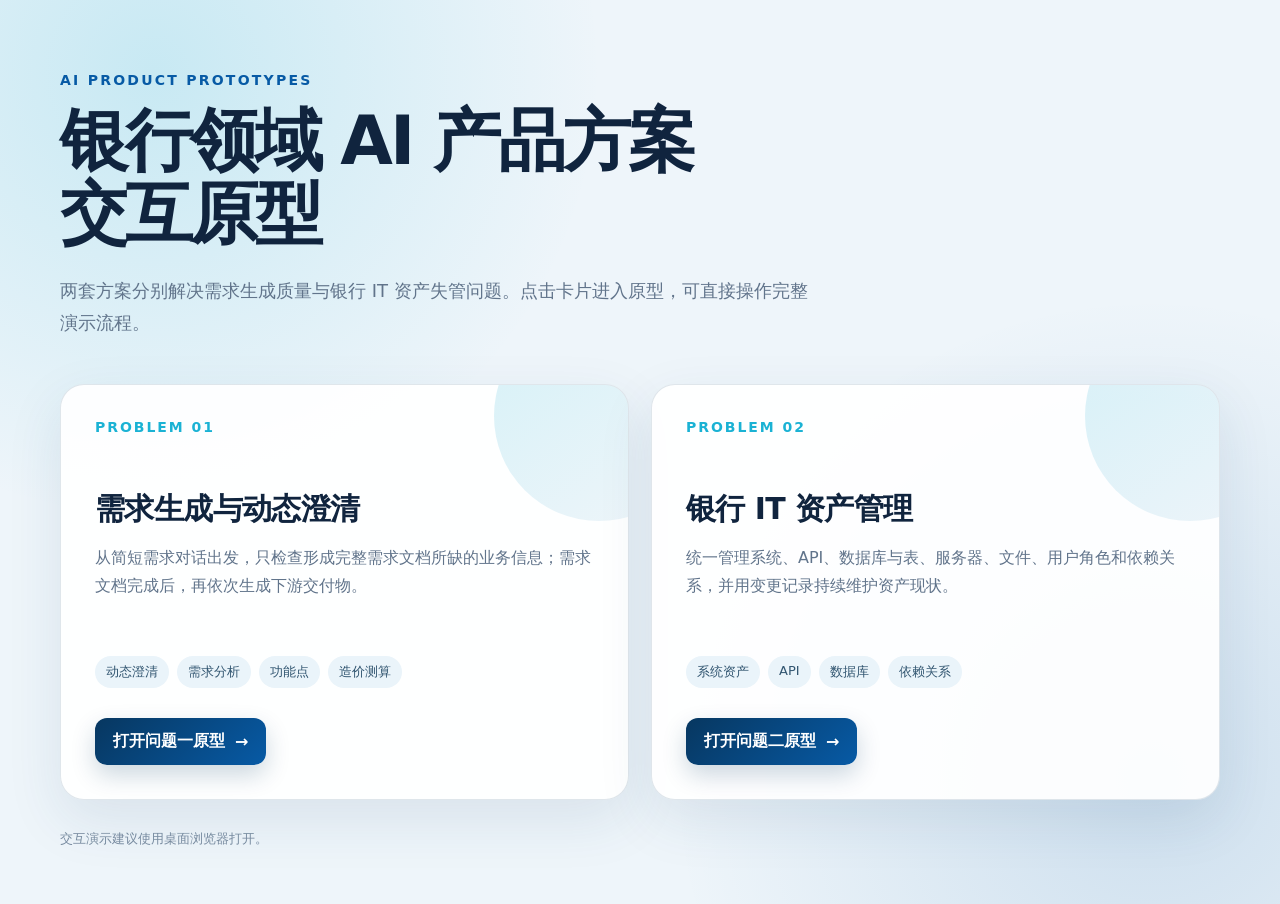
<file: index.html>
<!doctype html>
<html lang="zh-CN">
<head>
  <meta charset="utf-8">
  <meta name="viewport" content="width=device-width, initial-scale=1">
  <meta name="description" content="银行领域 AI 产品方案交互原型：需求生成与 IT 资产管理。">
  <title>银行 AI 产品方案 · 交互原型</title>
  <style>
    :root {
      --ink: #10243e;
      --muted: #61748b;
      --line: rgba(21, 66, 105, .13);
      --blue: #075aa5;
      --blue-deep: #073760;
      --cyan: #1ab2d4;
      --paper: rgba(255, 255, 255, .92);
    }
    * { box-sizing: border-box; }
    body {
      margin: 0;
      min-height: 100vh;
      color: var(--ink);
      font-family: Inter, "PingFang SC", "Microsoft YaHei", system-ui, sans-serif;
      background:
        radial-gradient(circle at 12% 8%, rgba(26, 178, 212, .18), transparent 28rem),
        radial-gradient(circle at 90% 86%, rgba(7, 90, 165, .14), transparent 30rem),
        #eef5fa;
    }
    .shell { width: min(1160px, calc(100% - 40px)); margin: 0 auto; padding: 72px 0 56px; }
    .eyebrow { margin: 0 0 16px; color: var(--blue); font-size: 14px; font-weight: 700; letter-spacing: .16em; }
    h1 { max-width: 780px; margin: 0; font-size: clamp(38px, 6vw, 68px); line-height: 1.08; letter-spacing: -.045em; }
    .lead { max-width: 760px; margin: 24px 0 44px; color: var(--muted); font-size: 18px; line-height: 1.8; }
    .grid { display: grid; grid-template-columns: repeat(2, minmax(0, 1fr)); gap: 22px; }
    .card {
      position: relative;
      overflow: hidden;
      min-height: 370px;
      padding: 34px;
      border: 1px solid var(--line);
      border-radius: 24px;
      background: var(--paper);
      box-shadow: 0 20px 55px rgba(30, 68, 104, .1);
      transition: transform .25s ease, box-shadow .25s ease;
    }
    .card:hover { transform: translateY(-5px); box-shadow: 0 28px 68px rgba(30, 68, 104, .16); }
    .card::after {
      content: "";
      position: absolute;
      width: 210px;
      height: 210px;
      right: -76px;
      top: -74px;
      border-radius: 50%;
      background: linear-gradient(145deg, rgba(26, 178, 212, .18), rgba(7, 90, 165, .06));
    }
    .number { color: var(--cyan); font-size: 14px; font-weight: 800; letter-spacing: .14em; }
    h2 { margin: 54px 0 14px; font-size: 30px; letter-spacing: -.02em; }
    .card p { min-height: 88px; margin: 0; color: var(--muted); font-size: 16px; line-height: 1.75; }
    .tags { display: flex; flex-wrap: wrap; gap: 8px; margin: 24px 0 30px; }
    .tag { padding: 7px 11px; border-radius: 999px; color: #315570; background: #eaf4fa; font-size: 13px; }
    .open {
      display: inline-flex;
      align-items: center;
      gap: 10px;
      padding: 13px 18px;
      border-radius: 12px;
      color: #fff;
      background: linear-gradient(135deg, var(--blue-deep), var(--blue));
      font-weight: 700;
      text-decoration: none;
      box-shadow: 0 10px 24px rgba(7, 55, 96, .2);
    }
    .open span { transition: transform .2s ease; }
    .open:hover span { transform: translateX(4px); }
    footer { margin-top: 30px; color: #7a8da1; font-size: 13px; }
    @media (max-width: 760px) {
      .shell { width: min(100% - 24px, 1160px); padding-top: 44px; }
      .grid { grid-template-columns: 1fr; }
      .card { min-height: 0; padding: 26px; }
      h2 { margin-top: 40px; }
    }
  </style>
</head>
<body>
  <main class="shell">
    <p class="eyebrow">AI PRODUCT PROTOTYPES</p>
    <h1>银行领域 AI 产品方案<br>交互原型</h1>
    <p class="lead">两套方案分别解决需求生成质量与银行 IT 资产失管问题。点击卡片进入原型，可直接操作完整演示流程。</p>

    <section class="grid" aria-label="交互原型列表">
      <article class="card">
        <div class="number">PROBLEM 01</div>
        <h2>需求生成与动态澄清</h2>
        <p>从简短需求对话出发，只检查形成完整需求文档所缺的业务信息；需求文档完成后，再依次生成下游交付物。</p>
        <div class="tags"><span class="tag">动态澄清</span><span class="tag">需求分析</span><span class="tag">功能点</span><span class="tag">造价测算</span></div>
        <a class="open" href="./requirement-generation/">打开问题一原型 <span aria-hidden="true">→</span></a>
      </article>

      <article class="card">
        <div class="number">PROBLEM 02</div>
        <h2>银行 IT 资产管理</h2>
        <p>统一管理系统、API、数据库与表、服务器、文件、用户角色和依赖关系，并用变更记录持续维护资产现状。</p>
        <div class="tags"><span class="tag">系统资产</span><span class="tag">API</span><span class="tag">数据库</span><span class="tag">依赖关系</span></div>
        <a class="open" href="./bank-it-asset-management/">打开问题二原型 <span aria-hidden="true">→</span></a>
      </article>
    </section>

    <footer>交互演示建议使用桌面浏览器打开。</footer>
  </main>
</body>
</html>
</file>
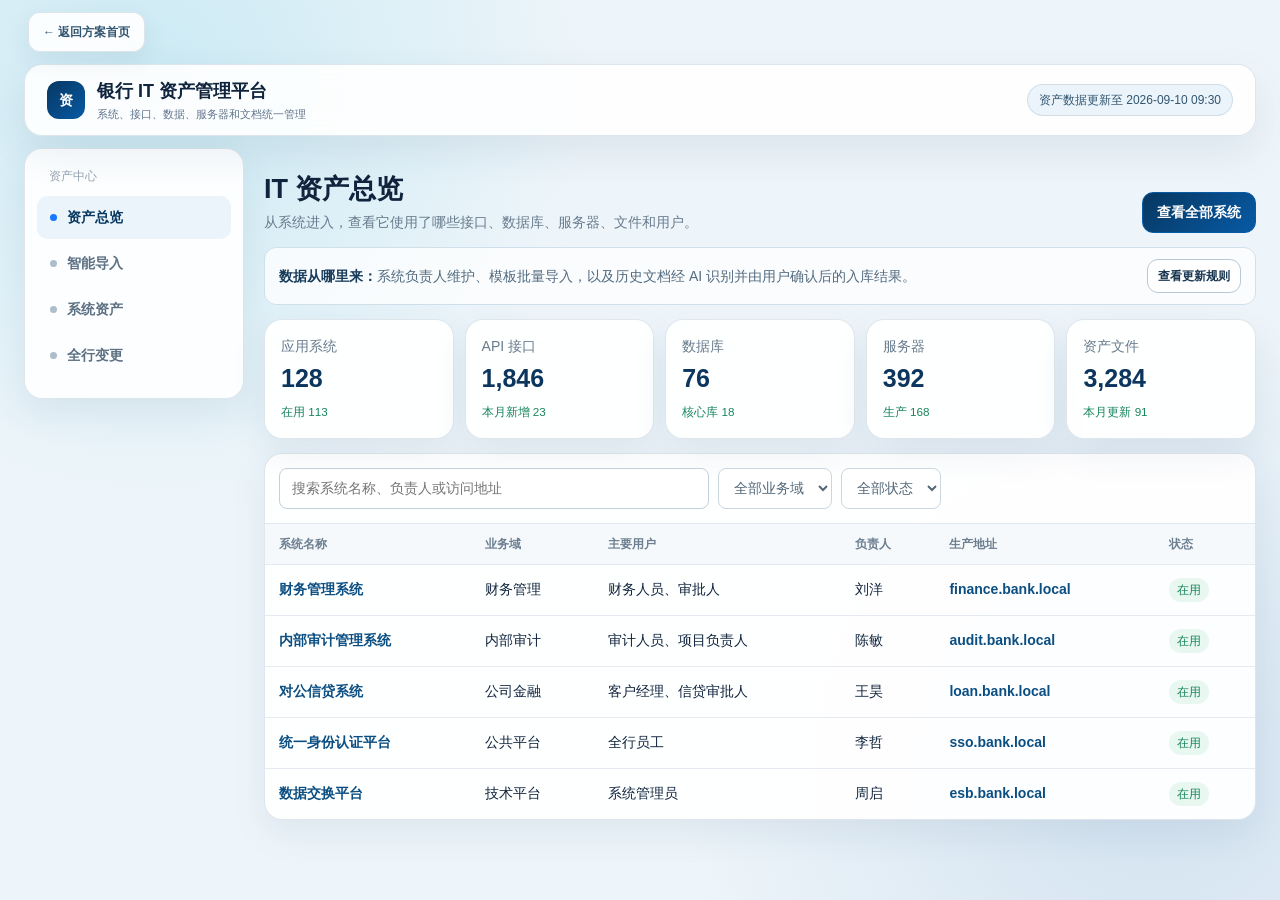
<file: bank-it-asset-management/index.html>
<!doctype html>
<html lang="zh-CN">
<head>
<meta charset="utf-8"><meta name="viewport" content="width=device-width,initial-scale=1"><title>银行 IT 资产管理平台</title>
<style>
*{box-sizing:border-box} :root{--,button,input{font:inherit}body{margin:0;background:#f3f6f9;color:#17283a;font:14px/1.5 -apple-system,BlinkMacSystemFont,"Segoe UI","PingFang SC","Microsoft YaHei",sans-serif}button{cursor:pointer}.top{height:66px;background:#082f55;color:#fff;display:flex;align-items:center;justify-content:space-between;padding:0 28px;box-shadow:0 4px 16px #082f5525}.brand{display:flex;align-items:center;gap:12px}.logo{width:38px;height:38px;border-radius:10px;background:#fff;color:#082f55;display:grid;place-items:center;font-weight:800}.brand h1{font-size:18px;margin:0}.brand p{margin:1px 0 0;color:#b7cede;font-size:11px}.top-info{font-size:12px;color:#d1dfeb;border:1px solid #ffffff38;border-radius:99px;padding:6px 11px}.layout{display:grid;grid-template-columns:210px 1fr;min-height:calc(100vh - 66px)}.side{background:#fff;border-right:1px solid #dce5ec;padding:22px 12px}.side small{display:block;color:#95a3af;padding:0 12px 8px}.nav{display:flex;align-items:center;gap:10px;width:100%;border:0;background:transparent;color:#5c7082;padding:11px 13px;border-radius:8px;text-align:left;margin:3px 0;font-weight:650}.nav.active{background:#eaf3fb;color:#082f55}.nav i{width:7px;height:7px;border-radius:50%;background:#aebdca}.nav.active i{background:#1677ff}.main{padding:25px 28px 50px;max-width:1500px;width:100%;margin:auto}.screen{display:none}.screen.active{display:block}.page-head{display:flex;justify-content:space-between;align-items:flex-end;margin-bottom:18px}.page-head h2{font-size:24px;margin:0 0 3px}.page-head p{margin:0;color:#687b8d}.btn{border:1px solid #b9c9d6;background:#fff;color:#173550;border-radius:8px;padding:9px 14px;font-weight:650}.btn.primary{background:#082f55;color:#fff;border-color:#082f55}.card{background:#fff;border:1px solid #d9e3eb;border-radius:13px;box-shadow:0 3px 12px #17364d08}.stats{display:grid;grid-template-columns:repeat(5,1fr);gap:11px;margin-bottom:14px}.stat{padding:16px}.stat span{color:#687b8d}.stat b{display:block;font-size:25px;color:#0c365d;margin:3px 0}.stat small{color:#16845b}.toolbar{display:flex;gap:9px;padding:14px;border-bottom:1px solid #e1e8ee}.search{flex:1;max-width:430px;border:1px solid #c2d0dc;border-radius:8px;padding:9px 12px;outline:none}.filter{border:1px solid #cbd7e0;background:#fff;border-radius:8px;padding:8px 11px;color:#52687a}.table{width:100%;border-collapse:collapse}.table th{text-align:left;background:#f6f8fa;color:#6d7f90;font-size:12px;padding:11px 14px}.table td{padding:13px 14px;border-top:1px solid #e5ebf0}.sys-link,.link{border:0;background:none;color:#0b4e82;font-weight:700;padding:0}.muted{color:#6b7d8e}.tag{display:inline-block;padding:3px 8px;border-radius:99px;background:#edf4f8;color:#4e6c83;font-size:12px}.tag.ok{background:#e8f7f0;color:#16845b}.tag.warn{background:#fff3df;color:#a25d08}.system-layout{display:grid;grid-template-columns:260px 1fr;gap:14px}.system-list{padding:10px}.system-item{width:100%;border:0;background:#fff;text-align:left;padding:13px;border-radius:9px;color:#52687a}.system-item b{display:block;color:#23394d;margin-bottom:2px}.system-item.active{background:#eaf3fb}.sys-title{padding:20px 22px 0}.sys-title h2{margin:0 0 3px}.sys-title p{margin:0;color:#687b8d}.tabs{display:flex;gap:4px;padding:15px 20px 0;border-bottom:1px solid #e0e7ed;overflow:auto}.tab{border:0;background:transparent;padding:10px 11px;color:#66798a;white-space:nowrap;border-bottom:2px solid transparent}.tab.active{color:#0b4e82;border-color:#1677ff;font-weight:700}.panel{display:none;padding:20px}.panel.active{display:block}.info-grid{display:grid;grid-template-columns:repeat(3,1fr);gap:11px}.info{border:1px solid #dee6ed;border-radius:9px;padding:13px}.info small{display:block;color:#718393;margin-bottom:5px}.info b{font-size:14px}.intro{margin-top:14px;padding:15px;background:#f1f6fa;border-radius:9px}.asset-table{width:100%;border-collapse:collapse}.asset-table th,.asset-table td{text-align:left;padding:11px;border-bottom:1px solid #e1e8ee}.asset-table th{color:#6c7f90;font-size:12px}.asset-table tr[data-detail]{cursor:pointer}.asset-table tr[data-detail]:hover{background:#f4f9fc}.relation-grid{display:grid;grid-template-columns:1fr 1fr;gap:12px}.relation{padding:15px;border:1px solid #dae4ec;border-radius:9px;cursor:pointer}.relation:hover{border-color:#8db8d7;background:#f7fbfe}.relation strong{color:#0b4e82}.relation p{margin:6px 0 0;color:#667b8d}.change-list{display:grid;gap:12px}.change-card{padding:17px 18px;cursor:pointer}.change-card:hover{border-color:#91b8d5}.change-top{display:flex;justify-content:space-between;gap:10px}.change-card h3{margin:0 0 4px}.change-card p{margin:0;color:#667a8c}.change-meta{display:flex;gap:18px;margin-top:13px;color:#687b8d;font-size:12px}.change-detail{display:grid;grid-template-columns:1.1fr .9fr;gap:14px}.change-block{padding:19px}.change-block h3{margin:0 0 12px}.timeline{border-left:2px solid #cbdbe7;padding-left:18px}.event{position:relative;margin:0 0 18px}.event:before{content:"";position:absolute;left:-24px;top:4px;width:9px;height:9px;border-radius:50%;background:#1677ff;border:2px solid #fff}.event b{display:block}.event span{color:#6b7e8f;font-size:12px}.dependency{padding:12px;border:1px solid #dce5ec;border-radius:8px;margin:8px 0;cursor:pointer}.dependency:hover{background:#f4f9fc}.dependency b{color:#0b4e82}.dependency p{margin:4px 0 0;color:#65798b;font-size:12px}.drawer-mask{position:fixed;inset:0;background:#0b22394d;opacity:0;pointer-events:none;z-index:10;transition:.2s}.drawer-mask.open{opacity:1;pointer-events:auto}.drawer{position:absolute;right:0;top:0;width:min(520px,94vw);height:100%;background:#fff;transform:translateX(100%);transition:.24s;display:flex;flex-direction:column}.drawer-mask.open .drawer{transform:none}.drawer-head{padding:20px 22px;border-bottom:1px solid #dce5ec;display:flex;justify-content:space-between}.drawer-head h2{margin:0;font-size:20px}.drawer-head small{color:#1677ff}.close{border:0;background:#eef3f7;width:34px;height:34px;border-radius:8px;font-size:20px}.drawer-body{padding:21px 22px;overflow:auto}.summary{padding:13px;background:#edf5fb;border-left:3px solid #1677ff;border-radius:7px;margin-bottom:17px}.detail-table{width:100%;border-collapse:collapse}.detail-table td{padding:9px 3px;border-bottom:1px solid #e2e8ed}.detail-table td:first-child{width:110px;color:#6d7f90}.drawer-body h3{font-size:14px;margin:19px 0 8px}.drawer-body ul{padding-left:19px;color:#506678}.drawer-body li{margin:6px 0}.drawer-foot{margin-top:auto;border-top:1px solid #dce5ec;padding:14px 22px;text-align:right}.empty{padding:50px;text-align:center;color:#6b7e8e}.back{margin-bottom:12px;border:0;background:none;color:#0b4e82;font-weight:700;padding:0}
@media(max-width:1050px){.stats{grid-template-columns:repeat(3,1fr)}.system-layout,.change-detail{grid-template-columns:1fr}.system-list{display:flex;overflow:auto}.system-item{min-width:210px}.info-grid{grid-template-columns:1fr 1fr}}
@media(max-width:720px){.layout{display:block}.side{display:flex;padding:7px;position:sticky;top:0;z-index:4}.side small,.nav i{display:none}.nav{justify-content:center}.main{padding:17px 12px}.stats{grid-template-columns:1fr 1fr}.page-head{align-items:flex-start}.page-head .btn{display:none}.info-grid,.relation-grid{grid-template-columns:1fr}.toolbar{flex-wrap:wrap}.search{max-width:none;width:100%}.table-wrap{overflow:auto}.top-info{display:none}}
body{margin:0;background:#f3f6f9;color:#17283a;font:14px/1.5 -apple-system,BlinkMacSystemFont,"Segoe UI","PingFang SC","Microsoft YaHei",sans-serif}button,input,textarea,select{font:inherit}.sys-title{display:flex;justify-content:space-between;align-items:flex-start;gap:12px}.sys-title-actions{display:flex;gap:8px}.panel-toolbar{display:flex;justify-content:space-between;align-items:center;gap:10px;margin-bottom:13px}.panel-toolbar h3{margin:0;font-size:16px}.panel-actions{display:flex;gap:7px;flex-wrap:wrap}.btn.small{padding:7px 10px;font-size:12px}.upload-input{display:none}.modal-mask{position:fixed;inset:0;background:#0b223957;z-index:20;display:none;place-items:center;padding:16px}.modal-mask.open{display:grid}.modal{width:min(680px,96vw);max-height:92vh;overflow:auto;background:#fff;border-radius:14px;box-shadow:0 18px 60px #071b2c35}.modal-head{padding:19px 21px;border-bottom:1px solid #dce5ec;display:flex;justify-content:space-between;align-items:flex-start}.modal-head h2{margin:0;font-size:20px}.modal-head p{margin:3px 0 0;color:#6b7e8f;font-size:12px}.modal-body{padding:20px 21px}.edit-grid{display:grid;grid-template-columns:1fr 1fr;gap:13px}.field label{display:block;color:#607487;font-size:12px;margin-bottom:5px}.field input,.field textarea,.field select{width:100%;border:1px solid #bfceda;border-radius:8px;padding:9px 10px;outline:none}.field textarea{height:90px;resize:vertical}.field.full{grid-column:1/-1}.field input:focus,.field textarea:focus{border-color:#1677ff;box-shadow:0 0 0 3px #1677ff18}.modal-foot{padding:14px 21px;border-top:1px solid #dce5ec;display:flex;justify-content:flex-end;gap:8px}.import-box{border:1px dashed #9db8cd;border-radius:10px;padding:22px;text-align:center;background:#f8fbfd}.import-box b{display:block;font-size:16px}.import-box p{color:#6b7e8f;margin:6px 0 14px}.mapping{margin-top:15px}.mapping div{display:grid;grid-template-columns:1fr 30px 1fr;align-items:center;padding:8px 0;border-bottom:1px solid #e3e9ee}.mapping span{color:#65798b}.mapping b{font-size:13px}.import-result{display:none;margin-top:14px;padding:12px;background:#eaf7f1;color:#187555;border-radius:8px}.toast{position:fixed;left:50%;bottom:28px;transform:translate(-50%,16px);background:#102d48;color:#fff;padding:10px 15px;border-radius:8px;opacity:0;pointer-events:none;transition:.2s;z-index:30}.toast.show{opacity:1;transform:translate(-50%,0)}.row-actions{display:flex;gap:5px}.icon-btn{border:0;background:#eef4f8;color:#385a74;border-radius:6px;padding:5px 8px}
.ingest-layout{display:grid;grid-template-columns:1.2fr .8fr;gap:14px}.ingest-card{padding:22px}.ingest-card h3{margin:0 0 5px;font-size:17px}.ingest-card>p{margin:0 0 17px;color:#687b8d}.drop-zone{border:1.5px dashed #8fb0c8;border-radius:13px;padding:34px 22px;text-align:center;background:linear-gradient(145deg,#f8fcff,#eef6fb)}.drop-icon{width:54px;height:54px;margin:0 auto 13px;border-radius:14px;background:#dceefa;color:#0b5a92;display:grid;place-items:center;font-size:26px;font-weight:700}.drop-zone h3{font-size:18px}.drop-zone p{margin:5px 0 17px;color:#667b8d}.drop-actions{display:flex;justify-content:center;gap:9px;flex-wrap:wrap}.format-note{display:block;margin-top:13px;color:#81909e;font-size:12px}.ingest-field{margin-top:16px}.ingest-field label{display:block;margin-bottom:6px;color:#52697d;font-weight:650}.ingest-field select{width:100%;padding:10px;border:1px solid #c1d0db;border-radius:8px;background:#fff}.ingest-guide{display:grid;gap:12px}.guide-row{display:grid;grid-template-columns:34px 1fr;gap:11px;align-items:start}.guide-no{width:30px;height:30px;border-radius:50%;background:#e7f2fa;color:#0b5a92;display:grid;place-items:center;font-weight:750}.guide-row b{display:block}.guide-row p{margin:3px 0;color:#6c7f90;font-size:12px}.privacy-note{margin-top:17px;padding:12px;border-radius:8px;background:#f4f7f9;color:#5c7184;font-size:12px}.processing{display:none;padding:38px 24px;text-align:center}.processing.active{display:block}.spinner{width:58px;height:58px;margin:0 auto 18px;border:5px solid #dce8f0;border-top-color:#1677ff;border-radius:50%;animation:spin .9s linear infinite}@keyframes spin{to{transform:rotate(360deg)}}.progress-track{height:8px;max-width:560px;margin:18px auto 8px;border-radius:99px;background:#e4ebf0;overflow:hidden}.progress-bar{height:100%;width:0;background:linear-gradient(90deg,#1677ff,#21a8c4);transition:width .35s}.processing-log{color:#64798c}.review{display:none}.review.active{display:block}.review-summary{display:grid;grid-template-columns:repeat(7,1fr);gap:8px;margin-bottom:12px}.review-stat{padding:13px 9px;text-align:center}.review-stat b{display:block;color:#0b4e82;font-size:21px}.review-stat span{color:#6c7f90;font-size:11px}.review-banner{display:flex;justify-content:space-between;align-items:center;gap:14px;padding:13px 15px;margin-bottom:12px;border-radius:9px;background:#fff7e8;border:1px solid #f2d6a8;color:#77501d}.review-banner b{display:block}.review-banner small{color:#8e6b3e}.candidate-table{width:100%;border-collapse:collapse}.candidate-table th,.candidate-table td{text-align:left;padding:11px 10px;border-bottom:1px solid #e1e8ee;vertical-align:top}.candidate-table th{font-size:12px;color:#6c7f90;background:#f7f9fb}.candidate-table td small{display:block;margin-top:3px;color:#728497}.confidence{font-weight:700;color:#16845b}.confidence.mid{color:#a25d08}.source-btn{border:0;background:#eaf3fb;color:#0b568c;border-radius:6px;padding:5px 8px;white-space:nowrap}.review-actions{display:flex;justify-content:space-between;align-items:center;padding:16px 0 2px}.review-actions span{color:#687b8d}.ingest-complete{display:none;padding:44px 24px;text-align:center}.ingest-complete.active{display:block}.complete-icon{width:62px;height:62px;margin:0 auto 16px;border-radius:50%;background:#e5f7ee;color:#16845b;display:grid;place-items:center;font-size:30px}.document-list{margin-top:16px;display:grid;gap:8px}.document-chip{display:flex;justify-content:space-between;padding:10px 12px;border:1px solid #dce5ec;border-radius:8px;background:#fff}.document-chip span{color:#63788b}.page-actions{display:flex;gap:8px;flex-wrap:wrap}
.candidate-actions{display:flex;gap:6px;flex-wrap:wrap}.resolve-btn{border:0;background:#fff0d6;color:#9b5c06;border-radius:6px;padding:5px 9px;font-weight:700;white-space:nowrap}.conflict-row[data-conflict="unresolved"]{background:#fffaf1}.conflict-row[data-conflict="unresolved"] td:first-child{box-shadow:inset 3px 0 #e8a435}.source-compare{display:grid;grid-template-columns:1fr 1fr;gap:10px;margin-bottom:16px}.source-card{border:1px solid #dce5ec;border-radius:9px;padding:13px}.source-card.recommended{border-color:#80afd0;background:#f1f8fc}.source-card small{display:block;color:#728497;margin-bottom:5px}.source-card b{display:block;margin-bottom:5px}.source-card p{margin:0;color:#52697c;font-size:12px}.decision-list{display:grid;gap:8px;margin:12px 0}.decision-option{display:flex;align-items:flex-start;gap:9px;padding:11px;border:1px solid #dce5ec;border-radius:8px;cursor:pointer}.decision-option:has(input:checked){border-color:#1677ff;background:#f1f7ff}.decision-option input{margin-top:3px}.manual-value{margin-top:10px}.manual-value label{display:block;color:#607487;font-size:12px;margin-bottom:5px}.manual-value input{width:100%;border:1px solid #bfceda;border-radius:8px;padding:9px 10px}.row-attention{animation:attention 1.1s ease}.data-source-bar{display:flex;align-items:center;justify-content:space-between;gap:16px;margin:-4px 0 14px;padding:11px 14px;border:1px solid #cfe0eb;border-radius:12px;background:rgba(255,255,255,.76);color:#526b80}.data-source-bar b{color:#173b5b}.data-source-bar button{white-space:nowrap}.change-card:focus-visible{outline:3px solid #1677ff42;outline-offset:2px}.change-card .change-actions{display:flex;align-items:center;justify-content:flex-end;gap:7px}.change-card .change-updated{color:#8a9aa8}.change-detail-grid{display:grid;grid-template-columns:1.1fr .9fr;gap:14px}@keyframes attention{0%,100%{box-shadow:none}50%{box-shadow:inset 0 0 0 2px #e1a13a}}
@media(max-width:1050px){.ingest-layout{grid-template-columns:1fr}.review-summary{grid-template-columns:repeat(4,1fr)}}
@media(max-width:720px){.review-summary{grid-template-columns:repeat(2,1fr)}.review-banner,.review-actions,.data-source-bar{align-items:flex-start;flex-direction:column}.review-actions>div{display:flex;gap:6px}.document-chip{align-items:flex-start;flex-direction:column}.change-detail-grid{grid-template-columns:1fr}}
@media(max-width:720px){.edit-grid{grid-template-columns:1fr}.field.full{grid-column:auto}.panel-toolbar{align-items:flex-start;flex-direction:column}.sys-title{flex-direction:column}}
.prototype-switcher{height:64px;position:relative;z-index:30;display:flex;align-items:center;justify-content:flex-start;padding:0 28px;background:transparent}.prototype-switcher a{display:flex;align-items:center;min-height:40px;padding:8px 14px;border:1px solid rgba(21,66,105,.13);border-radius:12px;background:rgba(255,255,255,.9);box-shadow:0 8px 24px rgba(30,68,104,.08);color:#315570;font-size:12px;font-weight:700;text-decoration:none}.prototype-switcher a:hover{background:#fff;color:#073760;transform:translateY(-1px)}
body{background:radial-gradient(circle at 12% 8%,rgba(26,178,212,.16),transparent 28rem),radial-gradient(circle at 90% 86%,rgba(7,90,165,.12),transparent 30rem),#eef5fa;color:#10243e}.top{width:calc(100% - 48px);height:72px;margin:0 24px 12px;padding:0 22px;border:1px solid rgba(21,66,105,.13);border-radius:18px;background:rgba(255,255,255,.9);color:#10243e;box-shadow:0 16px 40px rgba(30,68,104,.09);backdrop-filter:blur(14px)}.logo{border-radius:12px;background:linear-gradient(135deg,#073760,#075aa5);color:#fff}.brand p{color:#61748b}.top-info{border-color:rgba(21,66,105,.13);background:#eaf4fa;color:#315570}.layout{grid-template-columns:220px 1fr;gap:20px;min-height:calc(100vh - 148px);padding:0 24px 28px}.side{height:max-content;padding:18px 12px;border:1px solid rgba(21,66,105,.13);border-radius:18px;background:rgba(255,255,255,.92);box-shadow:0 14px 36px rgba(30,68,104,.08)}.main{padding:16px 0 48px}.card{border-color:rgba(21,66,105,.13);border-radius:18px;background:rgba(255,255,255,.94);box-shadow:0 14px 36px rgba(30,68,104,.08)}.btn{border-radius:11px}.btn.primary{background:linear-gradient(135deg,#073760,#075aa5);border-color:#075aa5}.nav{border-radius:11px}.nav.active{background:#eaf4fa;color:#073760}.page-head h2{color:#10243e;font-size:27px}.system-list,.modal,.drawer,.ingest-card,.impact-input-card,.decision-card,.review-item{border-radius:18px}.table th{background:#f5f9fc}.change-top{align-items:flex-start}.change-top .tag{display:inline-flex;align-items:center;justify-content:center;width:76px;height:30px;min-width:76px;padding:0;line-height:1;flex:0 0 76px}.change-top>div:last-child{display:flex;align-items:center;justify-content:flex-end;gap:6px;flex:0 0 auto}
@media(max-width:720px){.prototype-switcher{height:56px;padding:0 12px}.prototype-switcher a{min-height:38px}.top{width:calc(100% - 24px);height:64px;margin:0 12px 10px;padding:0 14px;border-radius:14px}.layout{display:block;min-height:calc(100vh - 130px);padding:0 12px 20px}.side{position:static;display:flex;overflow-x:auto;margin-bottom:12px;padding:7px}.main{padding:8px 0 32px}}
</style>
</head>
<body>
<nav class="prototype-switcher" aria-label="返回方案首页"><a href="https://xiongguoqiang.github.io/bank-ai-product-prototypes/">← 返回方案首页</a></nav>
<header class="top"><div class="brand"><div class="logo">资</div><div><h1>银行 IT 资产管理平台</h1><p>系统、接口、数据、服务器和文档统一管理</p></div></div><div class="top-info" id="dataFreshness">资产数据更新至 2026-09-10 09:30</div></header>
<div class="layout">
<aside class="side"><small>资产中心</small><button class="nav active" data-screen="overview"><i></i>资产总览</button><button class="nav" data-screen="smart-import"><i></i>智能导入</button><button class="nav" data-screen="systems"><i></i>系统资产</button><button class="nav" data-screen="changes"><i></i>全行变更</button></aside>
<main class="main">
<section class="screen active" id="overview"><div class="page-head"><div><h2>IT 资产总览</h2><p>从系统进入，查看它使用了哪些接口、数据库、服务器、文件和用户。</p></div><button class="btn primary" data-go="systems">查看全部系统</button></div>
<div class="data-source-bar"><span><b>数据从哪里来：</b>系统负责人维护、模板批量导入，以及历史文档经 AI 识别并由用户确认后的入库结果。</span><button class="btn small" id="showDataRules">查看更新规则</button></div><div class="stats"><div class="card stat"><span>应用系统</span><b id="countSystems">128</b><small>在用 113</small></div><div class="card stat"><span>API 接口</span><b id="countApis">1,846</b><small>本月新增 23</small></div><div class="card stat"><span>数据库</span><b id="countDatabases">76</b><small>核心库 18</small></div><div class="card stat"><span>服务器</span><b id="countServers">392</b><small>生产 168</small></div><div class="card stat"><span>资产文件</span><b id="countFiles">3,284</b><small>本月更新 91</small></div></div>
<div class="card"><div class="toolbar"><input class="search" id="overviewSearch" placeholder="搜索系统名称、负责人或访问地址"><select class="filter" id="domainFilter" aria-label="按业务域筛选"><option value="">全部业务域</option><option>财务管理</option><option>内部审计</option><option>公司金融</option><option>公共平台</option><option>技术平台</option></select><select class="filter" id="statusFilter" aria-label="按状态筛选"><option value="">全部状态</option><option>在用</option><option>建设中</option><option>已停用</option></select></div><div class="table-wrap"><table class="table"><thead><tr><th>系统名称</th><th>业务域</th><th>主要用户</th><th>负责人</th><th>生产地址</th><th>状态</th></tr></thead><tbody id="overviewRows"><tr><td><button class="sys-link" data-open-system="财务管理系统">财务管理系统</button></td><td>财务管理</td><td>财务人员、审批人</td><td>刘洋</td><td><a class="link">finance.bank.local</a></td><td><span class="tag ok">在用</span></td></tr><tr><td><button class="sys-link" data-open-system="内部审计管理系统">内部审计管理系统</button></td><td>内部审计</td><td>审计人员、项目负责人</td><td>陈敏</td><td><a class="link">audit.bank.local</a></td><td><span class="tag ok">在用</span></td></tr><tr><td><button class="sys-link" data-open-system="对公信贷系统">对公信贷系统</button></td><td>公司金融</td><td>客户经理、信贷审批人</td><td>王昊</td><td><a class="link">loan.bank.local</a></td><td><span class="tag ok">在用</span></td></tr><tr><td><button class="sys-link" data-open-system="统一身份认证平台">统一身份认证平台</button></td><td>公共平台</td><td>全行员工</td><td>李哲</td><td><a class="link">sso.bank.local</a></td><td><span class="tag ok">在用</span></td></tr><tr><td><button class="sys-link" data-open-system="数据交换平台">数据交换平台</button></td><td>技术平台</td><td>系统管理员</td><td>周启</td><td><a class="link">esb.bank.local</a></td><td><span class="tag ok">在用</span></td></tr></tbody></table></div></div></section>

<section class="screen" id="smart-import">
<div class="page-head"><div><h2>历史文档智能入库</h2><p>直接上传未分类的需求、设计、接口、部署等文档，由 AI 识别资产及其关系。</p></div><button class="btn" id="resetIngest">开始新任务</button></div>
<div id="ingestStart" class="ingest-layout">
  <div class="card ingest-card">
    <div class="drop-zone">
      <div class="drop-icon">↑</div><h3>上传完整文档或文件夹</h3>
      <p>无需按 API、数据库或服务器预先分类，系统将自动解析。</p>
      <div class="drop-actions"><button class="btn primary" id="chooseHistoryDocs">选择历史文档</button><button class="btn" id="useDemoDocs">使用演示文档</button></div>
      <input class="upload-input" id="historyDocs" type="file" multiple accept=".pdf,.doc,.docx,.xls,.xlsx,.ppt,.pptx,.txt,.md,.png,.jpg,.jpeg">
      <span class="format-note">支持 PDF、Word、Excel、PPT、图片和文本；单次最多 50 份，单文件不超过 50MB</span>
    </div>
    <div class="ingest-field"><label>关联范围</label><select id="ingestScope"><option>自动识别所属系统</option><option>财务管理系统</option><option>内部审计管理系统</option><option>对公信贷系统</option></select></div>
    <div class="document-list" id="selectedDocs"></div>
  </div>
  <div class="card ingest-card"><h3>AI 如何处理文档</h3><p>原文件保留为证据，识别结果在确认前不会写入正式资产库。</p><div class="ingest-guide">
    <div class="guide-row"><span class="guide-no">1</span><div><b>解析与分类</b><p>识别正文、表格、架构图和文档版本。</p></div></div>
    <div class="guide-row"><span class="guide-no">2</span><div><b>提取资产和关系</b><p>发现系统、接口、数据、服务器、人员及调用关系。</p></div></div>
    <div class="guide-row"><span class="guide-no">3</span><div><b>匹配与冲突检测</b><p>与现有资产去重，标记名称、负责人和版本冲突。</p></div></div>
    <div class="guide-row"><span class="guide-no">4</span><div><b>确认后入库</b><p>逐项保留来源页码、原文证据和确认记录。</p></div></div>
  </div><div class="privacy-note">文档在行内环境解析；敏感原文不用于外部模型训练。</div></div>
</div>
<div id="ingestProcessing" class="card processing"><div class="spinner"></div><h2>正在分析历史文档</h2><p class="processing-log" id="processingLog">解析文档结构与表格...</p><div class="progress-track"><div class="progress-bar" id="ingestProgress"></div></div><span class="muted" id="progressText">0%</span></div>
<div id="ingestReview" class="review">
  <div class="review-summary"><div class="card review-stat"><b>4</b><span>来源文档</span></div><div class="card review-stat"><b>2</b><span>应用系统</span></div><div class="card review-stat"><b>4</b><span>API 接口</span></div><div class="card review-stat"><b>2</b><span>数据库</span></div><div class="card review-stat"><b>9</b><span>数据表</span></div><div class="card review-stat"><b>3</b><span>服务器</span></div><div class="card review-stat"><b>5</b><span>依赖关系</span></div></div>
  <div class="review-banner"><div><b>AI 已生成候选资产，尚未写入正式资产库</b><small id="conflictTip">2 条冲突必须处理后才能入库；其他结果可按来源证据抽查和编辑。</small></div><span class="tag warn" id="conflictBadge">2 条待处理</span></div>
  <div class="card table-wrap"><table class="candidate-table"><thead><tr><th><input type="checkbox" id="selectAllCandidates" checked></th><th>类型</th><th>识别结果</th><th>关系或用途</th><th>来源文档</th><th>可信度</th><th>状态</th><th>操作</th></tr></thead><tbody id="candidateRows">
    <tr><td><input class="candidate-check" type="checkbox" checked></td><td><span class="tag">系统</span></td><td><b>财务管理系统</b><small>匹配已有 SYS-FIN-001</small></td><td>财务核算与凭证管理</td><td>总体架构设计 V3.2 · 第 4 页</td><td><span class="confidence">98%</span></td><td><span class="tag ok">已匹配</span></td><td><div class="candidate-actions"><button class="source-btn" data-evidence="财务管理系统采用应用层、服务层和数据层架构，生产环境部署于行内私有云。" data-source="《财务管理系统总体架构设计》V3.2，第4页">原文</button><button class="icon-btn" data-edit-candidate>编辑</button></div></td></tr>
    <tr><td><input class="candidate-check" type="checkbox" checked></td><td><span class="tag">API</span></td><td><b>会计凭证查询 API</b><small>/api/v2/vouchers/query</small></td><td>财务系统 → 内部审计系统</td><td>接口清单 V5.6 · 第 16 页</td><td><span class="confidence">96%</span></td><td><span class="tag ok">可入库</span></td><td><div class="candidate-actions"><button class="source-btn" data-evidence="内部审计系统通过 /api/v2/vouchers/query 按机构、期间和凭证号查询会计凭证及影像索引。" data-source="《财务系统接口清单》V5.6，第16页">原文</button><button class="icon-btn" data-edit-candidate>编辑</button></div></td></tr>
    <tr><td><input class="candidate-check" type="checkbox" checked></td><td><span class="tag">数据库</span></td><td><b>FIN_CORE_DB</b><small>Oracle 19c RAC</small></td><td>保存凭证、报销、预算与支付数据</td><td>数据库设计 V4.0 · 第 8 页</td><td><span class="confidence">95%</span></td><td><span class="tag ok">可入库</span></td><td><div class="candidate-actions"><button class="source-btn" data-evidence="核心交易数据统一保存于 FIN_CORE_DB，主要包括凭证、报销单、预算和支付相关数据表。" data-source="《财务系统数据库设计》V4.0，第8页">原文</button><button class="icon-btn" data-edit-candidate>编辑</button></div></td></tr>
    <tr><td><input class="candidate-check" type="checkbox" checked></td><td><span class="tag">服务器</span></td><td><b>FIN-APP-P01/P02</b><small>10.20.18.31 / 32</small></td><td>部署财务应用服务</td><td>部署手册 V2.4 · 第 5 页</td><td><span class="confidence">93%</span></td><td><span class="tag ok">可入库</span></td><td><div class="candidate-actions"><button class="source-btn" data-evidence="生产应用节点 FIN-APP-P01、FIN-APP-P02 分别使用 10.20.18.31 和 10.20.18.32，由基础运维组负责。" data-source="《生产部署与应急手册》V2.4，第5页">原文</button><button class="icon-btn" data-edit-candidate>编辑</button></div></td></tr>
    <tr class="conflict-row" data-conflict="unresolved" data-conflict-type="owner"><td><input class="candidate-check" type="checkbox" checked></td><td><span class="tag">负责人</span></td><td><b>刘洋 · 财务科技组</b><small>系统技术负责人</small></td><td>负责财务管理系统建设与维护</td><td>架构设计 V3.2 / 部署手册 V2.4</td><td><span class="confidence mid">72%</span></td><td><span class="tag warn">来源冲突</span></td><td><button class="resolve-btn" data-resolve-conflict>处理冲突</button></td></tr>
    <tr class="conflict-row" data-conflict="unresolved" data-conflict-type="legacy-api"><td><input class="candidate-check" type="checkbox"></td><td><span class="tag">API</span></td><td><b>旧版预算查询接口</b><small>/api/v1/budget/query</small></td><td>预算余额查询</td><td>接口清单 V3.1 · 第 21 页</td><td><span class="confidence mid">68%</span></td><td><span class="tag warn">疑似已停用</span></td><td><button class="resolve-btn" data-resolve-conflict>处理冲突</button></td></tr>
  </tbody></table></div>
  <div class="review-actions"><span id="selectedCount">已选择 5 项，冲突项需确认后才能入库</span><div><button class="btn" id="backToUpload">返回上传</button> <button class="btn primary" id="confirmCandidates">确认选中项并入库</button></div></div>
</div>
<div id="ingestComplete" class="card ingest-complete"><div class="complete-icon">✓</div><h2>资产已写入并建立来源关联</h2><p>本次新增或更新 5 项资产，每项内容均可追溯至原始文档和页码。</p><button class="btn primary" id="viewImportedAssets">查看财务管理系统资产</button></div>
</section>

<section class="screen" id="systems"><div class="page-head"><div><h2>系统资产</h2><p>选择一个系统，查看全部相关资产。</p></div><button class="btn primary">＋ 新增系统资产</button></div><div class="system-layout"><div class="card system-list" id="systemList"><button class="system-item active" data-system="财务管理系统"><b>财务管理系统</b><span>财务管理 · 在用</span></button><button class="system-item" data-system="内部审计管理系统"><b>内部审计管理系统</b><span>内部审计 · 在用</span></button><button class="system-item" data-system="对公信贷系统"><b>对公信贷系统</b><span>公司金融 · 在用</span></button><button class="system-item" data-system="统一身份认证平台"><b>统一身份认证平台</b><span>公共平台 · 在用</span></button><button class="system-item" data-system="数据交换平台"><b>数据交换平台</b><span>技术平台 · 在用</span></button></div>
<div class="card"><div class="sys-title"><div><h2 id="systemTitle">财务管理系统</h2><p id="systemSub">SYS-FIN-001 · 财务管理域 · 在用</p></div><div class="sys-title-actions"><button class="btn" id="editSystem">编辑系统信息</button></div></div><div class="tabs"><button class="tab active" data-panel="basic">基本信息</button><button class="tab" data-panel="apis">API 接口</button><button class="tab" data-panel="databases">数据库与表</button><button class="tab" data-panel="servers">服务器</button><button class="tab" data-panel="files">文件</button><button class="tab" data-panel="users">用户角色</button><button class="tab" data-panel="relations">依赖关系</button><button class="tab" data-panel="history">系统变更</button></div>
<div class="panel active" id="basic"><div class="info-grid"><div class="info"><small>系统负责人</small><b id="basicTechOwner">刘洋 · 财务科技组</b></div><div class="info"><small>业务负责人</small><b id="basicBizOwner">张琳 · 财务管理部</b></div><div class="info"><small>生产访问地址</small><b class="link" id="basicUrl">https://finance.bank.local</b></div><div class="info"><small>建设厂商</small><b id="basicVendor">中科财务软件有限公司</b></div><div class="info"><small>上线时间</small><b id="basicDate">2019-06-18</b></div><div class="info"><small>部署方式</small><b id="basicDeploy">行内私有云 · 双中心</b></div></div><div class="intro"><b>系统简介</b><p id="basicIntro">面向总行及分支机构财务人员，管理费用报销、会计凭证、预算控制、资金支付和财务报表，解决财务业务分散、审批链条长及凭证难追溯的问题。</p></div></div>
<div class="panel" id="apis"><div class="panel-toolbar"><h3>API 接口清单</h3><div class="panel-actions"><button class="btn small" data-template="api">下载模板</button><button class="btn small" data-import="api">批量导入</button><button class="btn primary small" data-add="api">＋ 新增 API</button></div></div><table class="asset-table"><thead><tr><th>接口名称</th><th>方向</th><th>关联系统</th><th>用途</th><th>状态</th><th>操作</th></tr></thead><tbody id="apiRows"><tr data-detail="voucher"><td><b>会计凭证查询 API</b></td><td>对外提供</td><td>内部审计系统</td><td>查询凭证及影像索引</td><td><span class="tag ok">运行中</span></td><td><button class="icon-btn" data-edit-row="api">编辑</button></td></tr><tr data-detail="org"><td><b>组织机构同步 API</b></td><td>调用</td><td>组织架构平台</td><td>同步机构与成本中心</td><td><span class="tag ok">运行中</span></td><td><button class="icon-btn" data-edit-row="api">编辑</button></td></tr><tr data-detail="sso"><td><b>统一认证 API</b></td><td>调用</td><td>统一身份认证平台</td><td>用户登录与令牌校验</td><td><span class="tag ok">运行中</span></td><td><button class="icon-btn" data-edit-row="api">编辑</button></td></tr><tr data-detail="invoice"><td><b>电子发票查验 API</b></td><td>调用</td><td>税务服务平台</td><td>发票真伪及状态核验</td><td><span class="tag warn">建设中</span></td><td><button class="icon-btn" data-edit-row="api">编辑</button></td></tr></tbody></table></div>
<div class="panel" id="databases"><div class="panel-toolbar"><h3>数据库与数据表</h3><div class="panel-actions"><button class="btn small" data-template="database">下载模板</button><button class="btn small" data-import="database">批量导入</button><button class="btn primary small" data-add="database">＋ 新增数据库</button></div></div><table class="asset-table"><thead><tr><th>数据库</th><th>类型</th><th>主要表</th><th>用途</th><th>操作</th></tr></thead><tbody id="databaseRows"><tr data-detail="finDb"><td><b>FIN_CORE_DB</b></td><td>Oracle 19c</td><td>凭证、报销单、预算、支付</td><td>核心交易数据</td><td><button class="icon-btn" data-edit-row="database">编辑</button></td></tr><tr data-detail="finArchive"><td><b>FIN_ARCHIVE_DB</b></td><td>PostgreSQL 14</td><td>凭证影像索引、归档记录</td><td>历史归档查询</td><td><button class="icon-btn" data-edit-row="database">编辑</button></td></tr></tbody></table><div class="panel-toolbar" style="margin-top:18px"><h3>主要数据表及关系</h3><button class="btn primary small" data-add="table">＋ 新增数据表</button></div><div class="relation-grid" id="tableRows"><div class="relation" data-detail="tableVoucher"><button class="icon-btn" data-edit-card="table">编辑</button><strong>FIN_VOUCHER · 会计凭证表</strong><p>1 对多 → FIN_VOUCHER_LINE · 凭证明细表</p></div><div class="relation" data-detail="tableExpense"><button class="icon-btn" data-edit-card="table">编辑</button><strong>FIN_EXPENSE · 报销单表</strong><p>多对 1 → FIN_VOUCHER · 会计凭证表</p></div><div class="relation" data-detail="tableBudget"><button class="icon-btn" data-edit-card="table">编辑</button><strong>FIN_BUDGET · 预算表</strong><p>1 对多 → FIN_BUDGET_OCCUPY · 预算占用表</p></div><div class="relation" data-detail="tableInvoice"><button class="icon-btn" data-edit-card="table">编辑</button><strong>FIN_INVOICE · 电子发票表</strong><p>多对 1 → FIN_EXPENSE · 报销单表</p></div></div></div>
<div class="panel" id="servers"><div class="panel-toolbar"><h3>服务器清单</h3><div class="panel-actions"><button class="btn small" data-template="server">下载模板</button><button class="btn small" data-import="server">批量导入</button><button class="btn primary small" data-add="server">＋ 新增服务器</button></div></div><table class="asset-table"><thead><tr><th>服务器</th><th>环境</th><th>地址</th><th>部署内容</th><th>负责人</th><th>操作</th></tr></thead><tbody id="serverRows"><tr data-detail="serverApp"><td><b>FIN-APP-P01/P02</b></td><td>生产</td><td>10.20.18.31 / 32</td><td>财务应用服务</td><td>基础运维组</td><td><div class="row-actions"><button class="icon-btn" data-edit-row="server">编辑</button></div></td></tr><tr data-detail="serverDb"><td><b>FIN-DB-P01/P02</b></td><td>生产</td><td>10.20.19.41 / 42</td><td>Oracle RAC</td><td>数据库组</td><td><button class="icon-btn" data-edit-row="server">编辑</button></td></tr><tr data-detail="serverDr"><td><b>FIN-APP-D01</b></td><td>灾备</td><td>10.80.18.31</td><td>灾备应用服务</td><td>基础运维组</td><td><button class="icon-btn" data-edit-row="server">编辑</button></td></tr></tbody></table></div>
<div class="panel" id="files"><div class="panel-toolbar"><h3>系统文件</h3><div class="panel-actions"><button class="btn small" data-template="file">下载模板</button><button class="btn small" data-import="file">批量导入清单</button><button class="btn primary small" data-add="file">＋ 上传文件</button></div></div><table class="asset-table"><thead><tr><th>文件名称</th><th>类型</th><th>版本</th><th>更新时间</th><th>操作</th></tr></thead><tbody id="fileRows"><tr data-detail="fileArch"><td><b>财务管理系统总体架构设计</b></td><td>架构文档</td><td>V3.2</td><td>2026-08-12</td><td><button class="icon-btn" data-edit-row="file">编辑</button></td></tr><tr data-detail="fileApi"><td><b>财务系统接口清单</b></td><td>接口文档</td><td>V5.6</td><td>2026-09-02</td><td><button class="icon-btn" data-edit-row="file">编辑</button></td></tr><tr data-detail="fileDeploy"><td><b>生产部署与应急手册</b></td><td>运维文档</td><td>V2.4</td><td>2026-07-21</td><td><button class="icon-btn" data-edit-row="file">编辑</button></td></tr><tr data-detail="fileUser"><td><b>财务系统用户操作手册</b></td><td>用户文档</td><td>V4.1</td><td>2026-08-30</td><td><button class="icon-btn" data-edit-row="file">编辑</button></td></tr></tbody></table></div>
<div class="panel" id="users"><div class="panel-toolbar"><h3>用户角色</h3><div class="panel-actions"><button class="btn small" data-template="user">下载模板</button><button class="btn small" data-import="user">批量导入</button><button class="btn primary small" data-add="user">＋ 新增角色</button></div></div><table class="asset-table"><thead><tr><th>用户角色</th><th>用户范围</th><th>主要权限</th><th>人数</th><th>操作</th></tr></thead><tbody id="userRows"><tr data-detail="roleFinance"><td><b>财务经办人</b></td><td>总分行财务人员</td><td>报销审核、凭证录入、报表查询</td><td>386</td><td><button class="icon-btn" data-edit-row="user">编辑</button></td></tr><tr data-detail="roleApprove"><td><b>财务审批人</b></td><td>部门及机构负责人</td><td>费用与支付审批</td><td>142</td><td><button class="icon-btn" data-edit-row="user">编辑</button></td></tr><tr data-detail="roleAdmin"><td><b>系统管理员</b></td><td>财务科技组</td><td>参数、权限与运行管理</td><td>8</td><td><button class="icon-btn" data-edit-row="user">编辑</button></td></tr><tr data-detail="roleAudit"><td><b>审计只读用户</b></td><td>内部审计人员</td><td>凭证及报销单只读查询</td><td>35</td><td><button class="icon-btn" data-edit-row="user">编辑</button></td></tr></tbody></table></div>
<div class="panel" id="relations"><div class="panel-toolbar"><h3>系统依赖关系</h3><button class="btn primary small" data-add="relation">＋ 新增依赖关系</button></div><div class="relation-grid" id="relationRows"><div class="relation" data-detail="relSso"><button class="icon-btn" data-edit-card="relation">编辑</button><strong>统一身份认证平台 → 财务系统</strong><p>提供登录、令牌校验和用户身份；同步方式：实时 API。</p></div><div class="relation" data-detail="relOrg"><button class="icon-btn" data-edit-card="relation">编辑</button><strong>组织架构平台 → 财务系统</strong><p>提供机构、部门、人员和成本中心；每日同步。</p></div><div class="relation" data-detail="relFinanceAudit"><button class="icon-btn" data-edit-card="relation">编辑</button><strong>财务系统 → 内部审计系统</strong><p>提供凭证与影像索引查询；只读 API。</p></div><div class="relation" data-detail="relTax"><button class="icon-btn" data-edit-card="relation">编辑</button><strong>财务系统 → 税务服务平台</strong><p>电子发票查验；新增模块建设中。</p></div></div></div>
<div class="panel" id="history"><div class="panel-toolbar"><h3 id="systemHistoryTitle">财务管理系统变更</h3><button class="btn primary small" data-add="change">＋ 登记本系统变更</button></div><div class="change-list" id="historyRows"></div></div>
</div></div></section>

<section class="screen" id="changes"><div id="changeListView"><div class="page-head"><div><h2>全行变更记录</h2><p>跨系统查看每次新增、修改和下线，以及涉及的接口、数据库、服务器和文件。</p></div><button class="btn primary" id="addGlobalChange">＋ 登记变更</button></div><div class="data-source-bar"><span><b>状态从哪里来：</b>变更负责人在登记或编辑记录时选择状态；每次保存都会更新状态、负责人、时间和操作留痕。</span><button class="btn small" id="showChangeRules">查看状态规则</button></div><div class="change-list" id="allChangeRows"></div></div>
<div id="changeDetailView" style="display:none"><button class="back" id="backChanges">← 返回全行变更</button><div class="page-head"><div><h2 id="changeDetailTitle">变更详情</h2><p id="changeDetailMeta"></p></div><button class="btn primary" id="editCurrentChange">编辑变更</button></div><div class="change-detail-grid" id="changeDetailBody"></div></div></section>
</main></div>
<div class="modal-mask" id="editModal"><section class="modal"><div class="modal-head"><div><h2 id="editTitle">编辑系统信息</h2><p>修改后将更新当前资产档案。</p></div><button class="close" data-close-modal>×</button></div><div class="modal-body"><div class="edit-grid" id="editFields"></div></div><div class="modal-foot"><button class="btn" data-close-modal>取消</button><button class="btn primary" id="saveEdit">保存修改</button></div></section></div>
<div class="modal-mask" id="importModal"><section class="modal"><div class="modal-head"><div><h2 id="importTitle">批量导入服务器</h2><p>支持 Excel 或 CSV，系统会在写入前检查必填项和重复数据。</p></div><button class="close" data-close-modal>×</button></div><div class="modal-body"><div class="import-box"><b id="importHint">选择填写完成的服务器模板</b><p>单次最多导入 1,000 条，文件大小不超过 10MB。</p><button class="btn primary" id="chooseFile">选择文件</button><input class="upload-input" type="file" id="assetFile" accept=".xlsx,.xls,.csv"></div><div class="mapping" id="mapping"></div><div class="import-result" id="importResult"></div></div><div class="modal-foot"><button class="btn" data-close-modal>取消</button><button class="btn primary" id="confirmImport" disabled>确认导入</button></div></section></div>
<div class="modal-mask" id="candidateModal"><section class="modal"><div class="modal-head"><div><h2 id="candidateModalTitle">编辑候选资产</h2><p id="candidateModalSub">修改内容将在确认入库时保存，并保留原始识别结果。</p></div><button class="close" data-close-modal>×</button></div><div class="modal-body" id="candidateModalBody"></div><div class="modal-foot"><button class="btn" data-close-modal>取消</button><button class="btn primary" id="saveCandidate">保存处理结果</button></div></section></div>
<div class="drawer-mask" id="mask"><aside class="drawer"><div class="drawer-head"><div><small id="detailType">资产详情</small><h2 id="detailTitle">详情</h2></div><button class="close" id="close">×</button></div><div class="drawer-body" id="detailBody"></div><div class="drawer-foot"><button class="btn" id="close2">关闭</button></div></aside></div><div class="toast" id="toast">已保存</div>
<script>
const navs=[...document.querySelectorAll('.nav')],screens=[...document.querySelectorAll('.screen')];function showScreen(id){navs.forEach(n=>n.classList.toggle('active',n.dataset.screen===id));screens.forEach(s=>s.classList.toggle('active',s.id===id))}navs.forEach(n=>n.onclick=()=>showScreen(n.dataset.screen));document.querySelectorAll('[data-go]').forEach(b=>b.onclick=()=>showScreen(b.dataset.go));
const systemMeta={'财务管理系统':'SYS-FIN-001 · 财务管理域 · 在用','内部审计管理系统':'SYS-AUD-003 · 内部审计域 · 在用','对公信贷系统':'SYS-LOAN-006 · 公司金融域 · 在用','统一身份认证平台':'SYS-IAM-001 · 公共平台域 · 在用','数据交换平台':'SYS-ESB-002 · 技术平台域 · 在用'};
const historyData={
  '财务管理系统':[
    {title:'新增电子发票智能核验模块',desc:'支持报销发票自动验真、查重和状态校验。',id:'CHG-FIN-2026-018',owner:'负责人：刘洋',date:'计划上线：2026-10-20',status:'实施中',tag:'warn',open:true},
    {title:'预算控制规则升级',desc:'增加跨年度预算结转和项目维度控制。',id:'CHG-FIN-2026-011',owner:'负责人：刘洋',date:'完成时间：2026-07-15',status:'已完成',tag:'ok',detail:'changeBudget'}],
  '内部审计管理系统':[
    {title:'新增对公贷款专项审计',desc:'接入贷款合同、客户和放款凭证数据。',id:'CHG-AUD-2026-012',owner:'负责人：陈敏',date:'计划上线：2026-11-08',status:'方案设计',tag:'',detail:'changeAudit'},
    {title:'审计证据归档规则调整',desc:'统一证据目录、保存期限和归档校验规则。',id:'CHG-AUD-2026-007',owner:'负责人：陈敏',date:'完成时间：2026-06-30',status:'已完成',tag:'ok'}],
  '对公信贷系统':[
    {title:'授信额度校验规则升级',desc:'增加集团客户合并授信和额度占用校验。',id:'CHG-LOAN-2026-021',owner:'负责人：王昊',date:'计划上线：2026-10-28',status:'开发中',tag:'warn'},
    {title:'客户风险名单接口切换',desc:'风险名单查询由批量文件切换为实时 API。',id:'CHG-LOAN-2026-015',owner:'负责人：王昊',date:'完成时间：2026-08-12',status:'已完成',tag:'ok'}],
  '统一身份认证平台':[
    {title:'高风险操作二次认证',desc:'为资金支付和权限变更加入口令二次校验。',id:'CHG-IAM-2026-009',owner:'负责人：李哲',date:'计划上线：2026-10-12',status:'联调中',tag:'warn'},
    {title:'应用接入证书轮换',desc:'更新 42 个应用的单点登录签名证书。',id:'CHG-IAM-2026-006',owner:'负责人：李哲',date:'完成时间：2026-07-26',status:'已完成',tag:'ok'}],
  '数据交换平台':[
    {title:'API 网关限流策略升级',desc:'按调用系统和接口等级配置差异化限流及熔断规则。',id:'CHG-ESB-2026-016',owner:'负责人：周启',date:'计划上线：2026-10-18',status:'实施中',tag:'warn'},
    {title:'批量文件传输链路加密',desc:'存量 SFTP 任务启用新密钥并补充传输校验。',id:'CHG-ESB-2026-010',owner:'负责人：周启',date:'完成时间：2026-08-03',status:'已完成',tag:'ok'}]
};
const globalChanges=[
  {system:'财务管理系统',title:'新增电子发票智能核验模块',desc:'新增发票验真、查重和状态校验，涉及税务服务平台接口及财务核心库。',id:'CHG-FIN-2026-018',owner:'刘洋',date:'2026-10-20',status:'实施中',impact:'影响 2 个系统 · 2 个接口 · 3 张表 · 2 台服务器',type:'新增功能模块',assets:[['invoice','新增调用：电子发票查验 API','财务管理系统 → 税务服务平台；用于发票验真和状态查询。'],['voucher','调整调用：会计凭证查询 API','新增发票核验结果与会计凭证的关联查询。'],['tableInvoice','新增数据表：FIN_INVOICE','保存发票号码、代码、金额、查验状态和查验时间。'],['serverApp','扩容服务器：FIN-APP-P01/P02','新增核验服务进程，预计增加 CPU 8 核、内存 16GB。'],['fileApi','更新文件：财务系统接口清单 V5.6','增加税务接口字段、错误码、超时及重试规则。']],timeline:[['需求登记','2026-08-18 · 财务管理部张琳'],['影响资产确认','2026-08-25 · 财务科技组刘洋'],['接口联调','2026-09-15 · 进行中'],['生产上线','计划 2026-10-20']],relations:[['财务管理系统 → 税务服务平台','通过电子发票查验 API 建立实时调用关系。'],['FIN_EXPENSE → FIN_INVOICE','一张报销单可以关联多张电子发票。']]},
  {system:'内部审计管理系统',title:'新增对公贷款专项审计',desc:'接入贷款合同、客户和放款凭证数据。',id:'CHG-AUD-2026-012',owner:'陈敏',date:'2026-11-08',status:'方案设计',impact:'影响 3 个系统 · 4 个接口',type:'新增审计场景',assets:[['relFinanceAudit','新增数据链路：贷款审计数据交换','对公信贷系统 → 数据交换平台 → 内部审计系统。'],['voucher','复用接口：会计凭证查询 API','专项审计按客户和期间关联财务凭证。']],timeline:[['需求登记','2026-09-01 · 内部审计部赵颖'],['数据范围确认','2026-09-06 · 审计科技组陈敏'],['方案设计','进行中'],['计划上线','2026-11-08']],relations:[['对公信贷系统 → 数据交换平台','提供贷款合同、客户和放款凭证。'],['数据交换平台 → 内部审计系统','按专项审计授权范围提供数据。']]}
];
const financeSnapshot={basic:['刘洋 · 财务科技组','张琳 · 财务管理部','https://finance.bank.local','中科财务软件有限公司','2019-06-18','行内私有云 · 双中心',document.getElementById('basicIntro').textContent],apis:document.getElementById('apiRows').innerHTML,databases:document.getElementById('databaseRows').innerHTML,tables:document.getElementById('tableRows').innerHTML,servers:document.getElementById('serverRows').innerHTML,files:document.getElementById('fileRows').innerHTML,users:document.getElementById('userRows').innerHTML,relations:document.getElementById('relationRows').innerHTML};
const liveSystemSnapshots={};
function captureSystem(name){if(!name)return;liveSystemSnapshots[name]={basic:['basicTechOwner','basicBizOwner','basicUrl','basicVendor','basicDate','basicDeploy','basicIntro'].map(id=>document.getElementById(id).textContent),apis:document.getElementById('apiRows').innerHTML,databases:document.getElementById('databaseRows').innerHTML,tables:document.getElementById('tableRows').innerHTML,servers:document.getElementById('serverRows').innerHTML,files:document.getElementById('fileRows').innerHTML,users:document.getElementById('userRows').innerHTML,relations:document.getElementById('relationRows').innerHTML}}
const assetProfiles={
  '内部审计管理系统':{basic:['陈敏 · 审计科技组','赵颖 · 内部审计部','https://audit.bank.local','中安审计科技有限公司','2022-03-26','行内私有云 · 双中心','面向内部审计部门管理项目立项、任务分派、证据、工作底稿、审计问题和整改闭环，解决材料分散和过程难追踪问题。'],apis:[['贷款合同查询 API','调用','数据交换平台','获取贷款合同与放款信息','运行中'],['财务凭证查询 API','调用','财务管理系统','查询凭证及影像索引','运行中'],['审计问题推送 API','对外提供','风险管理平台','推送重大审计问题','建设中']],databases:[['AUDIT_CORE_DB','PostgreSQL 14','项目、任务、证据、底稿、问题','审计业务数据'],['AUDIT_FILE_DB','MongoDB 6','附件元数据、归档索引','证据与底稿文件']],tables:[['AUD_PROJECT · 审计项目表','1 对多 → AUD_TASK · 审计任务表'],['AUD_WORKPAPER · 工作底稿表','多对多 → AUD_EVIDENCE · 审计证据表']],servers:[['AUD-APP-P01/P02','生产','10.30.12.21 / 22','审计应用服务','审计科技组'],['AUD-DB-P01/P02','生产','10.30.13.31 / 32','PostgreSQL 集群','数据库组']],files:[['审计系统总体设计','架构文档','V2.3','2026-08-18'],['审计接口清单','接口文档','V3.1','2026-09-01']],users:[['审计人员','内部审计部','任务、证据、底稿和问题维护','126'],['项目负责人','审计项目组','立项、分派、复核和整改验收','28']],relations:[['数据交换平台 → 内部审计系统','提供贷款合同、客户和放款凭证数据。'],['财务系统 → 内部审计系统','提供会计凭证及影像索引查询。']]},
  '对公信贷系统':{basic:['王昊 · 信贷科技组','孙妍 · 公司金融部','https://loan.bank.local','恒信金融科技有限公司','2018-11-08','行内私有云 · 两地三中心','管理对公客户授信申请、额度审批、合同、放款和贷后检查，支撑公司信贷业务全流程。'],apis:[['客户信息查询 API','调用','客户信息平台','读取对公客户主数据','运行中'],['授信额度查询 API','对外提供','财务管理系统','查询可用授信额度','运行中'],['贷款合同数据 API','对外提供','数据交换平台','提供审计取数','运行中']],databases:[['LOAN_CORE_DB','Oracle 19c','授信、额度、合同、放款','信贷核心数据'],['LOAN_RISK_DB','PostgreSQL 14','风险评级、预警记录','贷后风险数据']],tables:[['CR_LIMIT · 授信额度表','1 对多 → LN_CONTRACT · 贷款合同表'],['LN_CONTRACT · 贷款合同表','1 对多 → LN_DRAWING · 放款记录表']],servers:[['LOAN-APP-P01/P04','生产','10.40.16.21 - 24','信贷应用集群','信贷运维组'],['LOAN-DB-P01/P02','生产','10.40.17.31 / 32','Oracle RAC','数据库组']],files:[['对公信贷系统架构设计','架构文档','V6.2','2026-07-28'],['授信额度接口规范','接口文档','V4.8','2026-08-22']],users:[['客户经理','公司金融条线','授信申请、合同和放款维护','2,460'],['信贷审批人','授信审批部门','额度与放款审批','318']],relations:[['客户信息平台 → 对公信贷系统','提供客户、集团和关联关系主数据。'],['对公信贷系统 → 数据交换平台','提供合同、额度和放款数据。']]},
  '统一身份认证平台':{basic:['李哲 · 公共平台组','吴珊 · 科技管理部','https://sso.bank.local','银行科技部自研','2020-05-12','行内私有云 · 双活部署','为全行应用提供单点登录、统一身份、多因素认证、令牌校验和会话注销服务。'],apis:[['统一登录 API','对外提供','全行应用系统','单点登录与身份校验','运行中'],['令牌校验 API','对外提供','数据交换平台','校验访问令牌','运行中'],['人员同步 API','调用','组织架构平台','同步员工身份','运行中']],databases:[['IAM_CORE_DB','PostgreSQL 15','账号、应用、会话、令牌','身份认证数据'],['IAM_AUDIT_DB','ClickHouse','登录和授权日志','安全审计']],tables:[['IAM_USER · 用户身份表','1 对多 → IAM_ROLE_BIND · 角色绑定表'],['IAM_APP · 接入应用表','1 对多 → IAM_CLIENT · 客户端表']],servers:[['IAM-APP-P01/P04','生产','10.10.8.21 - 24','认证服务集群','公共平台组'],['IAM-LOG-P01/P02','生产','10.10.9.31 / 32','认证日志服务','安全运维组']],files:[['统一认证接入规范','接口文档','V5.0','2026-09-03'],['认证平台应急预案','运维文档','V3.6','2026-08-11']],users:[['应用管理员','各系统科技团队','应用注册、密钥和回调地址维护','186'],['安全管理员','信息安全部','认证策略与异常审计','22']],relations:[['组织架构平台 → 统一身份认证平台','同步员工、部门和在职状态。'],['统一身份认证平台 → 全行应用','提供单点登录和令牌校验。']]},
  '数据交换平台':{basic:['周启 · 集成平台组','唐洁 · 科技管理部','https://esb.bank.local','华信中间件有限公司','2017-09-15','行内私有云 · 双中心','统一管理跨系统 API、消息和批量文件交换，提供路由、协议转换、限流、监控和调用审计能力。'],apis:[['服务路由 API','对外提供','全行接入系统','服务注册与统一路由','运行中'],['调用日志查询 API','对外提供','运维监控平台','查询接口调用记录','运行中'],['贷款数据交换 API','对外提供','内部审计系统','转发信贷审计数据','建设中']],databases:[['ESB_META_DB','MySQL 8','服务、路由、策略、订阅','平台配置数据'],['ESB_LOG_DB','ClickHouse','调用日志、异常、性能指标','运行监控数据']],tables:[['ESB_SERVICE · 服务目录表','1 对多 → ESB_ROUTE · 路由规则表'],['ESB_CALL_LOG · 调用日志表','按日期和调用系统分区']],servers:[['ESB-GW-P01/P06','生产','10.12.20.21 - 26','API 网关集群','集成平台组'],['ESB-MQ-P01/P03','生产','10.12.21.31 - 33','消息交换集群','中间件组']],files:[['数据交换平台总体架构','架构文档','V4.5','2026-08-19'],['API 接入与发布规范','接口文档','V6.1','2026-09-05']],users:[['接口开发人员','各应用开发团队','服务申请、联调和查询','425'],['平台运维人员','集成平台组','路由、限流、监控和故障处理','18']],relations:[['业务系统 → 数据交换平台','注册并调用统一 API、消息和文件服务。'],['数据交换平台 → 内部审计系统','转发贷款合同和客户数据。']]}
};
function rowHtml(values,type){return `<tr>${values.map((v,i)=>`<td>${i===0?'<b>'+v+'</b>':v}</td>`).join('')}<td><button class="icon-btn" data-edit-row="${type}">编辑</button></td></tr>`}
function cardHtml(values,type){return `<div class="relation"><button class="icon-btn" data-edit-card="${type}">编辑</button><strong>${values[0]}</strong><p>${values[1]}</p></div>`}
function renderSystemAssets(name){const saved=liveSystemSnapshots[name];if(saved){['apiRows','databaseRows','tableRows','serverRows','fileRows','userRows','relationRows'].forEach((id,i)=>document.getElementById(id).innerHTML=saved[['apis','databases','tables','servers','files','users','relations'][i]]);['basicTechOwner','basicBizOwner','basicUrl','basicVendor','basicDate','basicDeploy','basicIntro'].forEach((id,i)=>document.getElementById(id).textContent=saved.basic[i]);return}const p=assetProfiles[name];if(!p){['apiRows','databaseRows','tableRows','serverRows','fileRows','userRows','relationRows'].forEach((id,i)=>document.getElementById(id).innerHTML=financeSnapshot[['apis','databases','tables','servers','files','users','relations'][i]]);['basicTechOwner','basicBizOwner','basicUrl','basicVendor','basicDate','basicDeploy','basicIntro'].forEach((id,i)=>document.getElementById(id).textContent=financeSnapshot.basic[i]);return}['basicTechOwner','basicBizOwner','basicUrl','basicVendor','basicDate','basicDeploy','basicIntro'].forEach((id,i)=>document.getElementById(id).textContent=p.basic[i]);document.getElementById('apiRows').innerHTML=p.apis.map(x=>rowHtml(x,'api')).join('');document.getElementById('databaseRows').innerHTML=p.databases.map(x=>rowHtml(x,'database')).join('');document.getElementById('tableRows').innerHTML=p.tables.map(x=>cardHtml(x,'table')).join('');document.getElementById('serverRows').innerHTML=p.servers.map(x=>rowHtml(x,'server')).join('');document.getElementById('fileRows').innerHTML=p.files.map(x=>rowHtml(x,'file')).join('');document.getElementById('userRows').innerHTML=p.users.map(x=>rowHtml(x,'user')).join('');document.getElementById('relationRows').innerHTML=p.relations.map(x=>cardHtml(x,'relation')).join('')}
function statusClass(status){return status==='已完成'?'ok':['实施中','开发中','联调中'].includes(status)?'warn':''}
function changeCardHtml(c,system=c.system||currentSystem){const owner=(c.owner||'待分配').replace('负责人：',''),date=(c.date||'待确定').replace(/^(计划上线：|完成时间：)/,'');return `<div class="card change-card" tabindex="0" data-change-id="${c.id}" data-system="${system}"><div class="change-top"><div><h3>${system}：${c.title}</h3><p>${c.desc}</p></div><div class="change-actions"><button class="icon-btn" data-edit-card="change">编辑</button><span class="tag ${statusClass(c.status)}">${c.status}</span></div></div><div class="change-meta"><span>${c.id}</span><span>${c.impact||'影响范围待补充'}</span><span>负责人：${owner}</span><span>计划时间：${date}</span><span class="change-updated">最近更新：${c.updated||'2026-09-10 09:30'}</span></div></div>`}
function renderSystemHistory(name){const rows=historyData[name]||[];document.getElementById('systemHistoryTitle').textContent=name+'变更';document.getElementById('historyRows').innerHTML=rows.map(c=>changeCardHtml(c,name)).join('')}
function renderGlobalChanges(){document.getElementById('allChangeRows').innerHTML=globalChanges.map(c=>changeCardHtml(c,c.system)).join('')}
let currentSystem='财务管理系统';function openSystem(name){if(name!==currentSystem)captureSystem(currentSystem);currentSystem=name;showScreen('systems');document.querySelectorAll('.system-item').forEach(x=>x.classList.toggle('active',x.dataset.system===name));document.getElementById('systemTitle').textContent=name;document.getElementById('systemSub').textContent=systemMeta[name]||'系统资产详情 · 在用';renderSystemAssets(name);renderSystemHistory(name);document.querySelector('[data-panel="basic"]').click()}document.querySelectorAll('[data-open-system]').forEach(b=>b.onclick=()=>openSystem(b.dataset.openSystem));document.getElementById('systemList').addEventListener('click',e=>{const b=e.target.closest('.system-item');if(b)openSystem(b.dataset.system)});renderSystemHistory('财务管理系统');renderGlobalChanges();
document.querySelectorAll('.tab').forEach(t=>t.onclick=()=>{document.querySelectorAll('.tab').forEach(x=>x.classList.remove('active'));document.querySelectorAll('.panel').forEach(x=>x.classList.remove('active'));t.classList.add('active');document.getElementById(t.dataset.panel).classList.add('active')});
function filterOverview(){const q=document.getElementById('overviewSearch').value.trim().toLowerCase(),domain=document.getElementById('domainFilter').value,status=document.getElementById('statusFilter').value;document.querySelectorAll('#overviewRows tr').forEach(r=>{const cells=r.querySelectorAll('td'),text=r.textContent.toLowerCase(),rowDomain=cells[1]?.textContent.trim(),rowStatus=cells[5]?.textContent.trim();r.style.display=text.includes(q)&&(!domain||rowDomain===domain)&&(!status||rowStatus===status)?'':'none'})}document.getElementById('overviewSearch').oninput=filterOverview;document.getElementById('domainFilter').onchange=filterOverview;document.getElementById('statusFilter').onchange=filterOverview;
const details={voucher:['API 接口','会计凭证查询 API','向内部审计系统提供只读的会计凭证及影像索引查询。',[['接口地址','/api/v2/vouchers/query'],['提供系统','财务管理系统'],['调用系统','内部审计管理系统'],['协议','HTTPS / REST / JSON'],['负责人','刘洋'],['状态','运行中']],['支持按机构、期间、凭证号查询','调用方必须具备对应机构数据权限','响应中不返回附件原文，只返回影像索引','超时 5 秒，失败不自动重试']],invoice:['API 接口','电子发票查验 API','财务系统新增模块调用税务服务平台完成发票验真与状态查询。',[['接口地址','/tax/v1/invoice/verify'],['提供系统','税务服务平台'],['调用系统','财务管理系统'],['负责人','刘洋 / 税务平台王宁'],['状态','联调中']],['输入发票代码、号码、金额和开票日期','返回真伪、作废状态和销方信息','结果写入 FIN_INVOICE 表','超时后进入人工复核队列']],org:['API 接口','组织机构同步 API','每日同步机构、部门和成本中心。',[['方向','组织架构平台 → 财务系统'],['频率','每日 02:00'],['状态','运行中']],['新增、修改和停用机构','保留同步批次和失败记录']],sso:['API 接口','统一认证 API','提供用户登录、令牌校验和会话注销。',[['方向','统一认证平台 → 财务系统'],['协议','OAuth 2.0'],['状态','运行中']],['单点登录','多因素认证','会话超时校验']],finDb:['数据库','FIN_CORE_DB','财务管理系统核心交易数据库。',[['类型','Oracle 19c RAC'],['服务器','FIN-DB-P01/P02'],['负责人','数据库组赵凡'],['备份','每日全备 + 实时归档']],['FIN_VOUCHER 会计凭证','FIN_VOUCHER_LINE 凭证明细','FIN_EXPENSE 报销单','FIN_BUDGET 预算','FIN_INVOICE 电子发票']],finArchive:['数据库','FIN_ARCHIVE_DB','保存历史凭证影像索引和归档记录。',[['类型','PostgreSQL 14'],['保留期限','15 年'],['负责人','数据库组赵凡']],['FIN_IMAGE_INDEX 影像索引','FIN_ARCHIVE_LOG 归档记录']],tableVoucher:['数据表','FIN_VOUCHER','会计凭证主表，一条凭证对应多条凭证明细。',[['主键','VOUCHER_ID'],['所属库','FIN_CORE_DB'],['数据量','2,860 万条'],['分级','内部敏感']],['与 FIN_VOUCHER_LINE 为一对多','与 FIN_EXPENSE 为一对多','按会计年度和机构分区']],tableExpense:['数据表','FIN_EXPENSE','费用报销单主表。',[['主键','EXPENSE_ID'],['所属库','FIN_CORE_DB'],['数据量','890 万条']],['关联申请人和机构','关联会计凭证','一张报销单可关联多张发票']],tableBudget:['数据表','FIN_BUDGET','年度及项目预算主表。',[['主键','BUDGET_ID'],['所属库','FIN_CORE_DB'],['数据量','42 万条']],['与预算占用表一对多','按年度、机构和项目控制']],tableInvoice:['数据表','FIN_INVOICE','新增电子发票表，保存发票信息及查验结果。',[['主键','INVOICE_ID'],['所属库','FIN_CORE_DB'],['预计数据量','每年 300 万条'],['状态','建设中']],['多对一关联 FIN_EXPENSE','发票代码+号码建立唯一索引','保存查验状态和时间','敏感字段加密存储']],serverApp:['服务器','FIN-APP-P01/P02','财务系统生产应用集群。',[['地址','10.20.18.31 / 32'],['配置','16C / 64GB / 500GB'],['操作系统','Linux 8.6'],['负责人','基础运维组']],['Nginx 接入层','财务应用服务','新增电子发票核验服务']],serverDb:['服务器','FIN-DB-P01/P02','Oracle RAC 数据库集群。',[['地址','10.20.19.41 / 42'],['配置','32C / 256GB / 4TB'],['负责人','数据库组']],['FIN_CORE_DB','数据文件及归档日志']],serverDr:['服务器','FIN-APP-D01','异地灾备应用服务器。',[['地址','10.80.18.31'],['切换目标','RTO 2 小时'],['负责人','基础运维组']],['每日配置同步','季度灾备演练']],fileArch:['资产文件','财务管理系统总体架构设计','描述系统分层、组件、部署和外部依赖。',[['版本','V3.2'],['负责人','刘洋'],['更新时间','2026-08-12']],['应用架构图','部署架构图','系统依赖清单']],fileApi:['资产文件','财务系统接口清单','记录全部对内和对外接口。',[['版本','V5.6'],['负责人','刘洋'],['更新时间','2026-09-02']],['接口地址与字段','调用关系','错误码','超时与重试策略']],fileDeploy:['资产文件','生产部署与应急手册','记录部署、回退和故障处置步骤。',[['版本','V2.4'],['负责人','基础运维组'],['更新时间','2026-07-21']],['部署顺序','回退步骤','监控项','应急联系人']],fileUser:['资产文件','财务系统用户操作手册','面向财务人员的功能操作说明。',[['版本','V4.1'],['更新时间','2026-08-30'],['适用用户','财务经办人与审批人']],['费用报销','凭证管理','预算查询','报表导出']],roleFinance:['用户角色','财务经办人','负责报销审核、凭证录入和财务查询。',[['人数','386'],['授权方式','机构管理员审批'],['数据范围','本机构']],['报销单审核','凭证录入','预算和报表查询']],roleApprove:['用户角色','财务审批人','审批费用报销和资金支付。',[['人数','142'],['数据范围','本人管理机构']],['费用审批','支付审批','审批记录查询']],roleAdmin:['用户角色','系统管理员','维护系统参数、权限和运行配置。',[['人数','8'],['所属','财务科技组']],['参数维护','角色授权','运行监控']],roleAudit:['用户角色','审计只读用户','按授权范围查询凭证和报销数据。',[['人数','35'],['所属','内部审计部']],['凭证查询','影像索引查询','操作留痕']],relSso:['系统关系','统一身份认证平台 → 财务系统','为财务系统提供统一登录和身份校验。',[['关系类型','实时 API'],['负责人','李哲 / 刘洋'],['状态','运行中']],['登录','令牌校验','会话注销']],relOrg:['系统关系','组织架构平台 → 财务系统','同步机构、人员和成本中心。',[['关系类型','每日批量同步'],['负责人','赵倩 / 刘洋'],['状态','运行中']],['机构','人员','成本中心']],relFinanceAudit:['系统关系','财务系统 → 内部审计系统','提供会计凭证和影像索引查询。',[['关系类型','只读 API'],['负责人','刘洋 / 陈敏'],['状态','运行中']],['按机构和期间查询','记录审计调用日志']],relTax:['系统关系','财务系统 → 税务服务平台','新增电子发票查验调用关系。',[['关系类型','实时 API'],['负责人','刘洋 / 王宁'],['状态','联调中']],['发票验真','作废状态查询','重复发票识别']],changeBudget:['变更记录','预算控制规则升级','增加跨年度结转与项目维度预算控制。',[['编号','CHG-FIN-2026-011'],['完成时间','2026-07-15'],['负责人','刘洋']],['修改预算规则服务','新增 FIN_BUDGET_CARRY 表','更新用户手册 V4.0']],changeAudit:['变更记录','新增对公贷款专项审计','为内部审计系统接入贷款合同、客户和放款凭证数据。',[['编号','CHG-AUD-2026-012'],['状态','方案设计'],['负责人','陈敏']],['影响内部审计系统','调用数据交换平台','对公信贷系统提供数据接口']]};
function openDetail(id){const d=details[id];if(!d)return;document.getElementById('detailType').textContent=d[0];document.getElementById('detailTitle').textContent=d[1];document.getElementById('detailBody').innerHTML=`<div class="summary">${d[2]}</div><table class="detail-table">${d[3].map(x=>`<tr><td>${x[0]}</td><td><b>${x[1]}</b></td></tr>`).join('')}</table><h3>具体内容</h3><ul>${d[4].map(x=>`<li>${x}</li>`).join('')}</ul>`;document.getElementById('mask').classList.add('open')}document.addEventListener('click',e=>{const target=e.target.closest('[data-detail]');if(target&&!e.target.closest('button'))openDetail(target.dataset.detail)});function closeDrawer(){document.getElementById('mask').classList.remove('open')}document.getElementById('close').onclick=closeDrawer;document.getElementById('close2').onclick=closeDrawer;document.getElementById('mask').onclick=e=>{if(e.target.id==='mask')closeDrawer()};
let activeChange=null;
function findChange(id){return globalChanges.find(c=>c.id===id)||Object.entries(historyData).flatMap(([system,rows])=>rows.map(c=>({...c,system}))).find(c=>c.id===id)}
function openChange(card){const c=findChange(card.dataset.changeId);if(!c)return;activeChange=c;showScreen('changes');document.getElementById('changeListView').style.display='none';document.getElementById('changeDetailView').style.display='block';document.getElementById('changeDetailTitle').textContent=c.title;document.getElementById('changeDetailMeta').textContent=`${c.id} · 所属系统：${c.system} · 当前状态：${c.status} · 状态由负责人 ${String(c.owner).replace('负责人：','')} 维护`;const assets=c.assets||[[c.detail||'changeAudit','查看关联资产',c.desc]],timeline=c.timeline||[['需求登记','已完成'],['影响分析','进行中'],['计划完成',String(c.date).replace(/^(计划上线：|完成时间：)/,'')]],relations=c.relations||[[c.system,'关联资产以本次变更记录为准。']];document.getElementById('changeDetailBody').innerHTML=`<div class="card change-block"><h3>变更内容</h3><div class="info-grid"><div class="info"><small>变更类型</small><b>${c.type||'系统功能变更'}</b></div><div class="info"><small>负责人</small><b>${String(c.owner).replace('负责人：','')}</b></div><div class="info"><small>计划时间</small><b>${String(c.date).replace(/^(计划上线：|完成时间：)/,'')}</b></div></div><div class="intro"><b>功能说明</b><p>${c.desc}</p></div><h3>涉及资产</h3>${assets.map(a=>`<div class="dependency"${a[0]?` data-detail="${a[0]}"`:''}><b>${a[1]}</b><p>${a[2]}</p></div>`).join('')}</div><div class="card change-block"><h3>变更过程</h3><div class="timeline">${timeline.map(t=>`<div class="event"><b>${t[0]}</b><span>${t[1]}</span></div>`).join('')}</div><h3>变更后关系</h3>${relations.map(r=>`<div class="relation"><strong>${r[0]}</strong><p>${r[1]}</p></div>`).join('')}</div>`}
document.addEventListener('click',e=>{const card=e.target.closest('[data-change-id]');if(card&&!e.target.closest('button'))openChange(card)});document.addEventListener('keydown',e=>{const card=e.target.closest?.('[data-change-id]');if(card&&(e.key==='Enter'||e.key===' ')){e.preventDefault();openChange(card)}});document.getElementById('backChanges').onclick=()=>{document.getElementById('changeListView').style.display='block';document.getElementById('changeDetailView').style.display='none'};
let editMode='system',editRow=null,editDestination='system',importMode='server';const editModal=document.getElementById('editModal'),importModal=document.getElementById('importModal'),candidateModal=document.getElementById('candidateModal');
function toast(msg){const t=document.getElementById('toast');t.textContent=msg;t.classList.add('show');setTimeout(()=>t.classList.remove('show'),1800)}
function field(label,name,value='',full=false,type='text'){return `<div class="field${full?' full':''}"><label>${label}</label>${type==='textarea'?`<textarea name="${name}">${value}</textarea>`:`<input name="${name}" type="${type}" value="${value}">`}</div>`}
function selectField(label,name,value,options){return `<div class="field"><label>${label}</label><select name="${name}">${options.map(o=>`<option${o===value?' selected':''}>${o}</option>`).join('')}</select></div>`}
function timeText(){return new Intl.DateTimeFormat('zh-CN',{month:'2-digit',day:'2-digit',hour:'2-digit',minute:'2-digit',hour12:false}).format(new Date()).replaceAll('/','-')}
function markDataChanged(action='人工维护'){document.getElementById('dataFreshness').textContent=`资产数据刚刚更新 · ${action} · 当前用户`;}
const countIds={system:'countSystems',api:'countApis',database:'countDatabases',server:'countServers',file:'countFiles'};
function incrementCount(type,amount=1){const el=document.getElementById(countIds[type]);if(!el)return;el.textContent=(Number(el.textContent.replaceAll(',',''))+amount).toLocaleString('en-US')}
function openSystemEdit(){editMode='system';editRow=null;const code=(systemMeta[currentSystem]||'SYS-NEW-001').split(' · ')[0];document.getElementById('editTitle').textContent='编辑系统信息';document.getElementById('editFields').innerHTML=field('系统名称','name',document.getElementById('systemTitle').textContent)+field('系统编号','code',code)+field('系统负责人','tech',document.getElementById('basicTechOwner').textContent)+field('业务负责人','biz',document.getElementById('basicBizOwner').textContent)+field('生产访问地址','url',document.getElementById('basicUrl').textContent)+field('建设厂商','vendor',document.getElementById('basicVendor').textContent)+field('上线时间','date',document.getElementById('basicDate').textContent,false,'date')+field('部署方式','deploy',document.getElementById('basicDeploy').textContent)+field('系统简介','intro',document.getElementById('basicIntro').textContent,true,'textarea');editModal.classList.add('open')}
function openNewSystem(){editMode='system-new';editRow=null;document.getElementById('editTitle').textContent='新增系统资产';document.getElementById('editFields').innerHTML=field('系统名称','name','')+field('系统编号','code','SYS-NEW-001')+field('业务域','domain','')+field('系统状态','status','在用')+field('系统负责人','tech','')+field('业务负责人','biz','')+field('生产访问地址','url','https://')+field('建设厂商','vendor','')+field('上线时间','date','2026-09-11',false,'date')+field('部署方式','deploy','行内私有云')+field('系统简介','intro','',true,'textarea');editModal.classList.add('open')}
const typeLabels={api:'API 接口',database:'数据库',server:'服务器',file:'资产文件',user:'用户角色',table:'数据表',relation:'依赖关系',change:'变更记录'};
function openAssetEdit(type,target=null,destination='system'){editMode=type;editRow=target;editDestination=destination;const cells=target&&target.cells?[...target.cells].map(x=>x.innerText.trim()):[];let html='';if(type==='api')html=field('接口名称','name',cells[0]||'')+field('方向','direction',cells[1]||'调用')+field('关联系统','related',cells[2]||'')+field('用途','purpose',cells[3]||'')+selectField('状态','status',cells[4]||'运行中',['运行中','建设中','已停用']);if(type==='database')html=field('数据库名称','name',cells[0]||'')+field('数据库类型','dbtype',cells[1]||'')+field('主要数据表','tables',cells[2]||'')+field('用途','purpose',cells[3]||'');if(type==='server')html=field('服务器名称','name',cells[0]||'')+selectField('环境','env',cells[1]||'生产',['生产','测试','开发','灾备'])+field('IP 地址','address',cells[2]||'')+field('部署内容','content',cells[3]||'')+field('负责人','owner',cells[4]||'');if(type==='file')html=field('文件名称','name',cells[0]||'')+field('文件类型','filetype',cells[1]||'架构文档')+field('版本','version',cells[2]||'V1.0')+field('更新时间','date',cells[3]||'2026-09-11',false,'date')+field('选择文件','upload','',true,'file');if(type==='user')html=field('角色名称','name',cells[0]||'')+field('用户范围','scope',cells[1]||'')+field('主要权限','permission',cells[2]||'')+field('人数','count',cells[3]||'0',false,'number');if(type==='table'||type==='relation'){const title=target?.querySelector('strong')?.textContent||'';const desc=target?.querySelector('p')?.textContent||'';html=field(type==='table'?'数据表名称':'关系名称','name',title)+field(type==='table'?'表关系说明':'关系说明','description',desc,true,'textarea')}if(type==='change'){const id=target?.dataset.changeId||activeChange?.id||'',record=findChange(id),rawTitle=target?.querySelector('h3')?.textContent||record?.title||'',title=rawTitle.includes('：')?rawTitle.split('：').slice(1).join('：'):rawTitle,desc=target?.querySelector('p')?.textContent||record?.desc||'',owner=String(record?.owner||'').replace('负责人：',''),date=String(record?.date||'2026-10-20').replace(/^(计划上线：|完成时间：)/,'');html=field('变更编号','id',id||`CHG-${Date.now().toString().slice(-6)}`)+field('所属系统','system',record?.system||currentSystem)+field('变更名称','name',title)+selectField('变更状态','status',record?.status||'需求登记',['需求登记','方案设计','开发中','联调中','实施中','已完成','已取消'])+field('变更说明','description',desc,true,'textarea')+field('影响范围','impact',record?.impact||'')+field('负责人','owner',owner)+field('计划时间','date',date,false,'date')}document.getElementById('editTitle').textContent=(target?'编辑':'新增')+typeLabels[type];document.getElementById('editFields').innerHTML=html;editModal.classList.add('open')}
document.getElementById('editSystem').onclick=openSystemEdit;document.querySelectorAll('[data-add]').forEach(b=>b.onclick=()=>openAssetEdit(b.dataset.add,null,'system'));document.getElementById('addGlobalChange').onclick=()=>openAssetEdit('change',null,'global');document.getElementById('editCurrentChange').onclick=()=>{const card=document.querySelector(`#allChangeRows [data-change-id="${activeChange?.id}"]`)||document.querySelector(`#historyRows [data-change-id="${activeChange?.id}"]`);openAssetEdit('change',card,globalChanges.some(c=>c.id===activeChange?.id)?'global':'system')};document.addEventListener('click',e=>{const rowBtn=e.target.closest('[data-edit-row]'),cardBtn=e.target.closest('[data-edit-card]');if(rowBtn){e.stopPropagation();openAssetEdit(rowBtn.dataset.editRow,rowBtn.closest('tr'))}else if(cardBtn){e.stopPropagation();const card=cardBtn.closest('.relation,.change-card'),destination=card?.closest('#allChangeRows')?'global':'system';openAssetEdit(cardBtn.dataset.editCard,card,destination)}},true);
document.querySelectorAll('[data-close-modal]').forEach(b=>b.onclick=()=>{editModal.classList.remove('open');importModal.classList.remove('open');candidateModal.classList.remove('open')});
document.getElementById('saveEdit').onclick=()=>{const v=Object.fromEntries([...document.querySelectorAll('#editFields [name]')].map(x=>[x.name,x.value]));if(!v.name?.trim()){toast('请填写名称');return}if(editMode==='system'){const oldName=currentSystem;document.getElementById('systemTitle').textContent=v.name;document.getElementById('basicTechOwner').textContent=v.tech;document.getElementById('basicBizOwner').textContent=v.biz;document.getElementById('basicUrl').textContent=v.url;document.getElementById('basicVendor').textContent=v.vendor;document.getElementById('basicDate').textContent=v.date;document.getElementById('basicDeploy').textContent=v.deploy;document.getElementById('basicIntro').textContent=v.intro;const item=document.querySelector(`.system-item[data-system="${oldName}"]`);if(item){item.dataset.system=v.name;item.querySelector('b').textContent=v.name}currentSystem=v.name;systemMeta[v.name]=`${v.code} · 系统资产详情 · 在用`;markDataChanged('编辑系统信息')}else if(editMode==='system-new'){const name=v.name.trim();systemMeta[name]=`${v.code} · ${v.domain||'未分类'}域 · ${v.status}`;assetProfiles[name]={basic:[v.tech,v.biz,v.url,v.vendor,v.date,v.deploy,v.intro],apis:[],databases:[],tables:[],servers:[],files:[],users:[],relations:[]};historyData[name]=[];const item=document.createElement('button');item.className='system-item';item.dataset.system=name;item.innerHTML=`<b>${name}</b><span>${v.domain||'未分类'} · ${v.status}</span>`;document.getElementById('systemList').appendChild(item);const tr=document.createElement('tr');tr.innerHTML=`<td><button class="sys-link" data-open-system="${name}">${name}</button></td><td>${v.domain||'未分类'}</td><td>待维护</td><td>${v.tech||'待分配'}</td><td><a class="link">${v.url}</a></td><td><span class="tag ok">${v.status}</span></td>`;tr.querySelector('[data-open-system]').onclick=()=>openSystem(name);document.getElementById('overviewRows').appendChild(tr);incrementCount('system');markDataChanged('新增系统');openSystem(name)}else if(editMode==='table'||editMode==='relation'){const target=editRow||document.createElement('div');target.className='relation';target.innerHTML=`<button class="icon-btn" data-edit-card="${editMode}">编辑</button><strong>${v.name}</strong><p>${v.description}</p>`;if(!editRow)document.getElementById(editMode==='table'?'tableRows':'relationRows').appendChild(target);markDataChanged(editRow?'编辑资产':'新增资产')}else if(editMode==='change'){const record={id:v.id,system:v.system,title:v.name,desc:v.description,status:v.status,owner:v.owner,date:v.date,impact:v.impact||'影响范围待补充',updated:`刚刚 · 当前用户`,type:'系统功能变更'};const existingGlobal=globalChanges.find(c=>c.id===v.id),historyRows=historyData[v.system]||(historyData[v.system]=[]),existingHistory=historyRows.find(c=>c.id===v.id);if(existingGlobal)Object.assign(existingGlobal,record);else globalChanges.unshift(record);if(existingHistory)Object.assign(existingHistory,{...record,owner:`负责人：${v.owner}`,date:`计划上线：${v.date}`});else historyRows.unshift({...record,owner:`负责人：${v.owner}`,date:`计划上线：${v.date}`});renderGlobalChanges();if(currentSystem===v.system)renderSystemHistory(currentSystem);activeChange=findChange(v.id);if(document.getElementById('changeDetailView').style.display!=='none'&&activeChange){const card=document.querySelector(`#allChangeRows [data-change-id="${v.id}"]`)||document.querySelector(`#historyRows [data-change-id="${v.id}"]`);if(card)openChange(card)}markDataChanged('更新变更记录')}else{const configs={api:[v.name,v.direction,v.related,v.purpose,v.status],database:[v.name,v.dbtype,v.tables,v.purpose],server:[v.name,v.env,v.address,v.content,v.owner],file:[v.name,v.filetype,v.version,v.date],user:[v.name,v.scope,v.permission,v.count]},vals=configs[editMode];const html=vals.map((x,i)=>`<td>${i===0?'<b>'+x+'</b>':x}</td>`).join('')+`<td><button class="icon-btn" data-edit-row="${editMode}">编辑</button></td>`;if(editRow)editRow.innerHTML=html;else{const tr=document.createElement('tr');tr.innerHTML=html;document.getElementById(editMode+'Rows').appendChild(tr);incrementCount(editMode)}markDataChanged(editRow?'编辑资产':'新增资产')}editModal.classList.remove('open');toast((typeLabels[editMode]||'系统资产')+'已保存')};
function downloadTemplate(type){const templates={server:'服务器名称,环境,IP地址,部署内容,负责人\nFIN-APP-P03,生产,10.20.18.33,电子发票核验服务,基础运维组',file:'文件名称,文件类型,版本,更新时间,负责人,文件存储地址\n电子发票核验接口说明,接口文档,V1.0,2026-09-11,刘洋,/财务系统/接口文档/',api:'接口名称,方向,关联系统,用途,状态\n电子发票查验API,调用,税务服务平台,发票验真,建设中',database:'数据库名称,类型,主要表,用途\nFIN_REPORT_DB,PostgreSQL 14,报表任务与结果,财务报表',user:'角色名称,用户范围,主要权限,人数\n报表用户,总分行财务人员,报表查询与导出,210'},names={server:'服务器导入模板.csv',file:'资产文件导入模板.csv',api:'API接口导入模板.csv',database:'数据库导入模板.csv',user:'用户角色导入模板.csv'},blob=new Blob(['\ufeff'+templates[type]],{type:'text/csv;charset=utf-8'}),a=document.createElement('a');a.href=URL.createObjectURL(blob);a.download=names[type];a.click();URL.revokeObjectURL(a.href);toast('模板已下载')}
document.querySelectorAll('[data-template]').forEach(b=>b.onclick=()=>downloadTemplate(b.dataset.template));
function openImport(type){importMode=type;const label=typeLabels[type]||'资产';document.getElementById('importTitle').textContent='批量导入'+label;document.getElementById('importHint').textContent='选择填写完成的'+label+'模板';document.getElementById('mapping').innerHTML='';document.getElementById('importResult').style.display='none';document.getElementById('confirmImport').disabled=true;document.getElementById('assetFile').value='';importModal.classList.add('open')}
document.querySelectorAll('[data-import]').forEach(b=>b.onclick=()=>openImport(b.dataset.import));document.getElementById('chooseFile').onclick=()=>document.getElementById('assetFile').click();document.getElementById('assetFile').onchange=e=>{if(!e.target.files.length)return;const schemas={server:['服务器名称','环境','IP地址','部署内容','负责人'],file:['文件名称','文件类型','版本','更新时间','负责人'],api:['接口名称','方向','关联系统','用途','状态'],database:['数据库名称','类型','主要表','用途'],user:['角色名称','用户范围','主要权限','人数']},cols=schemas[importMode].map(x=>[x,x]);document.getElementById('mapping').innerHTML='<h3>字段匹配预览</h3>'+cols.map(x=>`<div><span>${x[0]}</span><i>→</i><b>${x[1]}</b></div>`).join('');const result=document.getElementById('importResult');result.style.display='block';result.innerHTML='<b>校验通过</b> · 演示文件识别 1 条数据，1 条可导入，0 条错误。';document.getElementById('confirmImport').disabled=false};
document.getElementById('confirmImport').onclick=()=>{const samples={server:['FIN-APP-P03','生产','10.20.18.33','电子发票核验服务','基础运维组'],file:['电子发票核验接口说明','接口文档','V1.0','2026-09-11'],api:['预算余额查询 API','调用','预算管理平台','查询项目预算余额','运行中'],database:['FIN_REPORT_DB','PostgreSQL 14','报表任务、报表结果','财务报表'],user:['报表用户','总分行财务人员','报表查询与导出','210']},vals=samples[importMode],tr=document.createElement('tr');tr.innerHTML=vals.map((x,i)=>`<td>${i===0?'<b>'+x+'</b>':x}</td>`).join('')+`<td><button class="icon-btn" data-edit-row="${importMode}">编辑</button></td>`;document.getElementById(importMode+'Rows').appendChild(tr);incrementCount(importMode);markDataChanged('模板批量导入');importModal.classList.remove('open');toast('1 条'+typeLabels[importMode]+'已成功导入')};
const ingestStart=document.getElementById('ingestStart'),ingestProcessing=document.getElementById('ingestProcessing'),ingestReview=document.getElementById('ingestReview'),ingestComplete=document.getElementById('ingestComplete'),historyDocs=document.getElementById('historyDocs'),initialCandidateHtml=document.getElementById('candidateRows').innerHTML;
function resetIngest(){ingestStart.style.display='grid';ingestProcessing.classList.remove('active');ingestReview.classList.remove('active');ingestComplete.classList.remove('active');document.getElementById('selectedDocs').innerHTML='';document.getElementById('candidateRows').innerHTML=initialCandidateHtml;historyDocs.value='';document.getElementById('ingestProgress').style.width='0';document.getElementById('progressText').textContent='0%'}
function startIngest(files){const demo=['财务管理系统总体架构设计_V3.2.pdf','财务系统接口清单_V5.6.docx','财务系统数据库设计_V4.0.xlsx','生产部署与应急手册_V2.4.pdf'],names=files?.length?[...files].map(f=>f.name):demo;document.getElementById('selectedDocs').innerHTML=names.map((n,i)=>`<div class="document-chip"><b>${n}</b><span>${['架构与依赖','接口与调用','数据库与表','部署与服务器'][i]||'待自动分类'}</span></div>`).join('');setTimeout(()=>{ingestStart.style.display='none';ingestProcessing.classList.add('active');let progress=0;const logs=['解析正文、表格和架构图...','识别系统、接口、数据库和服务器...','匹配现有资产并消除重复项...','比对文档版本与冲突信息...','生成候选资产和来源证据...'],timer=setInterval(()=>{progress+=20;document.getElementById('ingestProgress').style.width=progress+'%';document.getElementById('progressText').textContent=progress+'%';document.getElementById('processingLog').textContent=logs[Math.min(progress/20-1,4)];if(progress>=100){clearInterval(timer);setTimeout(()=>{ingestProcessing.classList.remove('active');ingestReview.classList.add('active');updateCandidateCount()},450)}},420)},450)}
document.getElementById('chooseHistoryDocs').onclick=()=>historyDocs.click();historyDocs.onchange=e=>{const files=[...e.target.files];if(!files.length)return;if(files.length>50){toast('单次最多上传 50 份文档');historyDocs.value='';return}const oversized=files.find(f=>f.size>50*1024*1024);if(oversized){toast(oversized.name+' 超过 50MB，请拆分后上传');historyDocs.value='';return}const allowed=/\.(pdf|docx?|xlsx?|pptx?|txt|md|png|jpe?g)$/i,invalid=files.find(f=>!allowed.test(f.name));if(invalid){toast(invalid.name+' 的格式暂不支持');historyDocs.value='';return}startIngest(files)};document.getElementById('useDemoDocs').onclick=()=>startIngest();document.getElementById('resetIngest').onclick=resetIngest;document.getElementById('backToUpload').onclick=resetIngest;
function updateCandidateCount(){const checks=[...document.querySelectorAll('.candidate-check')],n=checks.filter(x=>x.checked).length,u=document.querySelectorAll('.conflict-row[data-conflict="unresolved"]').length,all=document.getElementById('selectAllCandidates');all.checked=n===checks.length;all.indeterminate=n>0&&n<checks.length;document.getElementById('selectedCount').textContent=`已选择 ${n} 项${u?`，还有 ${u} 条冲突必须处理`:'，所有冲突均已处理'}`;document.getElementById('conflictBadge').textContent=u?u+' 条待处理':'冲突已处理';document.getElementById('conflictBadge').className='tag '+(u?'warn':'ok');document.getElementById('conflictTip').textContent=u?`${u} 条冲突必须处理后才能入库；其他结果可按来源证据抽查和编辑。`:'冲突信息已处理，可以确认候选资产并写入正式资产库。'}
document.getElementById('selectAllCandidates').onchange=e=>{document.querySelectorAll('.candidate-check').forEach(x=>x.checked=e.target.checked);updateCandidateCount()};document.getElementById('candidateRows').addEventListener('change',e=>{if(e.target.matches('.candidate-check'))updateCandidateCount()});
document.addEventListener('click',e=>{const b=e.target.closest('[data-evidence]');if(!b)return;document.getElementById('detailType').textContent='原文证据';document.getElementById('detailTitle').textContent=b.closest('tr').querySelector('td:nth-child(3) b').textContent;document.getElementById('detailBody').innerHTML=`<div class="summary">${b.dataset.evidence}</div><table class="detail-table"><tr><td>来源</td><td><b>${b.dataset.source}</b></td></tr><tr><td>处理原则</td><td>原文与候选资产同时保留，便于后续审计追溯。</td></tr></table><h3>建议操作</h3><ul><li>内容准确：保留勾选并确认入库</li><li>内容过期：取消勾选或回原系统修改</li><li>来源冲突：以当前责任人或最新版本文档为准</li></ul>`;document.getElementById('mask').classList.add('open')});
let candidateRow=null,candidateAction='edit';
function openCandidateModal(row,isConflict=false){candidateRow=row;candidateAction=isConflict?'resolve':'edit';const name=row.querySelector('td:nth-child(3) b').textContent,purpose=row.querySelector('td:nth-child(4)').textContent.trim(),kind=row.dataset.conflictType;document.getElementById('candidateModalTitle').textContent=isConflict?'处理识别冲突':'编辑候选资产';document.getElementById('candidateModalSub').textContent=isConflict?'选择可信来源或手动修正，系统将记录处理依据。':'修改不会覆盖原始文档，入库后仍可追溯识别来源。';let html='';if(!isConflict){html=`<div class="edit-grid">${field('资产名称','candidateName',name)}${field('关系或用途','candidatePurpose',purpose,true,'textarea')}${field('修改说明','candidateNote','核对原文后修正',true,'textarea')}</div>`}else if(kind==='owner'){html=`<div class="source-compare"><div class="source-card recommended"><small>来源 A · 较新版本</small><b>刘洋 · 财务科技组</b><p>《总体架构设计》V3.2 · 2026-08-12</p></div><div class="source-card"><small>来源 B · 较早版本</small><b>赵明 · 基础架构组</b><p>《部署与应急手册》V2.4 · 2025-11-06</p></div></div><b>请选择最终负责人</b><div class="decision-list"><label class="decision-option"><input type="radio" name="candidateDecision" value="latest" checked><span><b>采用较新版本：刘洋</b><small>架构设计版本更新，且与现有系统档案一致</small></span></label><label class="decision-option"><input type="radio" name="candidateDecision" value="older"><span><b>采用部署手册：赵明</b><small>确认旧版部署手册记录仍然有效</small></span></label><label class="decision-option"><input type="radio" name="candidateDecision" value="manual"><span><b>手动填写</b><small>以上两项均不准确</small></span></label></div><div class="manual-value"><label>最终负责人</label><input id="manualCandidateValue" value="刘洋 · 财务科技组"></div>`}else{html=`<div class="source-compare"><div class="source-card"><small>来源 A · 旧版接口清单</small><b>存在 /api/v1/budget/query</b><p>接口清单 V3.1 · 2024-10-18</p></div><div class="source-card recommended"><small>来源 B · 最新接口清单</small><b>已无该接口</b><p>接口清单 V5.6 · 2026-09-02</p></div></div><b>请选择处理方式</b><div class="decision-list"><label class="decision-option"><input type="radio" name="candidateDecision" value="stopped" checked><span><b>记录为已停用资产</b><small>保留历史接口及停用状态，便于影响追溯</small></span></label><label class="decision-option"><input type="radio" name="candidateDecision" value="active"><span><b>确认接口仍在使用</b><small>继续作为在用资产入库</small></span></label><label class="decision-option"><input type="radio" name="candidateDecision" value="ignore"><span><b>忽略本条结果</b><small>不写入资产库，但保留本次处理记录</small></span></label></div>`}document.getElementById('candidateModalBody').innerHTML=html;candidateModal.classList.add('open')}
document.addEventListener('click',e=>{const edit=e.target.closest('[data-edit-candidate]'),resolve=e.target.closest('[data-resolve-conflict]');if(edit)openCandidateModal(edit.closest('tr'));if(resolve)openCandidateModal(resolve.closest('tr'),true)});
document.getElementById('saveCandidate').onclick=()=>{if(!candidateRow)return;if(candidateAction==='edit'){const name=document.querySelector('[name="candidateName"]').value.trim(),purpose=document.querySelector('[name="candidatePurpose"]').value.trim();if(!name){toast('请填写资产名称');return}candidateRow.querySelector('td:nth-child(3) b').textContent=name;candidateRow.querySelector('td:nth-child(4)').textContent=purpose;candidateRow.querySelector('td:nth-child(7)').innerHTML='<span class="tag ok">已人工修正</span>'}else{const decision=document.querySelector('[name="candidateDecision"]:checked').value,kind=candidateRow.dataset.conflictType,check=candidateRow.querySelector('.candidate-check');if(kind==='owner'){let value=decision==='latest'?'刘洋 · 财务科技组':decision==='older'?'赵明 · 基础架构组':document.getElementById('manualCandidateValue').value.trim();if(!value){toast('请填写最终负责人');return}candidateRow.querySelector('td:nth-child(3) b').textContent=value;candidateRow.querySelector('td:nth-child(3) small').textContent='用户已根据来源确认';check.checked=true}else{if(decision==='stopped'){candidateRow.querySelector('td:nth-child(7)').innerHTML='<span class="tag">已确认停用</span>';candidateRow.querySelector('td:nth-child(3) small').textContent='/api/v1/budget/query · 历史资产';check.checked=true}else if(decision==='active'){candidateRow.querySelector('td:nth-child(7)').innerHTML='<span class="tag ok">确认在用</span>';check.checked=true}else{candidateRow.querySelector('td:nth-child(7)').innerHTML='<span class="tag">已忽略</span>';check.checked=false}}candidateRow.dataset.conflict='resolved';candidateRow.classList.remove('row-attention');candidateRow.querySelector('td:nth-child(6)').innerHTML='<span class="confidence">已确认</span>';if(kind==='owner')candidateRow.querySelector('td:nth-child(7)').innerHTML='<span class="tag ok">冲突已处理</span>';candidateRow.querySelector('td:nth-child(8)').innerHTML='<div class="candidate-actions"><button class="source-btn" data-evidence="该项已由用户完成冲突处理，原始来源和处理选择均已保留。" data-source="冲突处理记录">处理记录</button><button class="icon-btn" data-edit-candidate>编辑</button></div>'}candidateModal.classList.remove('open');updateCandidateCount();toast(candidateAction==='edit'?'候选资产已修改':'冲突已处理')};
document.getElementById('confirmCandidates').onclick=()=>{const unresolved=[...document.querySelectorAll('.conflict-row[data-conflict="unresolved"]')];if(unresolved.length){const row=unresolved[0];row.classList.add('row-attention');row.scrollIntoView({behavior:'smooth',block:'center'});setTimeout(()=>openCandidateModal(row,true),350);toast('请先处理全部识别冲突');return}const n=document.querySelectorAll('.candidate-check:checked').length;if(!n){toast('请至少选择一项候选资产');return}ingestReview.classList.remove('active');ingestComplete.classList.add('active');ingestComplete.querySelector('p').textContent=`本次新增或更新 ${n} 项资产，每项内容均可追溯至原始文档和页码。`;markDataChanged('智能文档入库');toast(n+' 项资产已成功入库')};document.getElementById('viewImportedAssets').onclick=()=>openSystem('财务管理系统');
function showRules(kind){document.getElementById('detailType').textContent=kind==='change'?'状态来源':'数据来源';document.getElementById('detailTitle').textContent=kind==='change'?'变更状态如何产生':'资产数据如何进入平台';document.getElementById('detailBody').innerHTML=kind==='change'?'<div class="summary">状态不是 AI 猜测，也不是系统自动展示。负责人登记变更时选择初始状态，后续在详情页点击“编辑变更”更新。</div><table class="detail-table"><tr><td>创建</td><td><b>登记名称、所属系统、负责人、影响范围和初始状态</b></td></tr><tr><td>维护</td><td><b>负责人在实施过程中更新状态和计划时间</b></td></tr><tr><td>汇总</td><td><b>本系统变更自动汇总到全行变更记录</b></td></tr><tr><td>留痕</td><td><b>保存后记录最近更新时间与操作人</b></td></tr></table>':'<div class="summary">正式资产只来自三条可追溯路径，所有新增和修改都会更新顶部时间与总览数量。</div><table class="detail-table"><tr><td>人工维护</td><td><b>在系统资产各页新增或编辑</b></td></tr><tr><td>模板导入</td><td><b>下载模板、上传文件、校验后入库</b></td></tr><tr><td>智能入库</td><td><b>上传历史文档，AI 提取候选项，用户处理冲突并确认</b></td></tr><tr><td>统计口径</td><td><b>仅统计已写入正式资产库的记录</b></td></tr></table>';document.getElementById('mask').classList.add('open')}
document.getElementById('showDataRules').onclick=()=>showRules('data');document.getElementById('showChangeRules').onclick=()=>showRules('change');
const systemsHead=document.querySelector('#systems .page-head');if(systemsHead){const actions=document.createElement('div');actions.className='page-actions';actions.innerHTML='<button class="btn" id="goSmartImport">智能导入历史文档</button><button class="btn primary" id="newSystem">＋ 新增系统资产</button>';systemsHead.lastElementChild.replaceWith(actions);document.getElementById('goSmartImport').onclick=()=>showScreen('smart-import');document.getElementById('newSystem').onclick=openNewSystem}
</script>
</body></html>
</file>
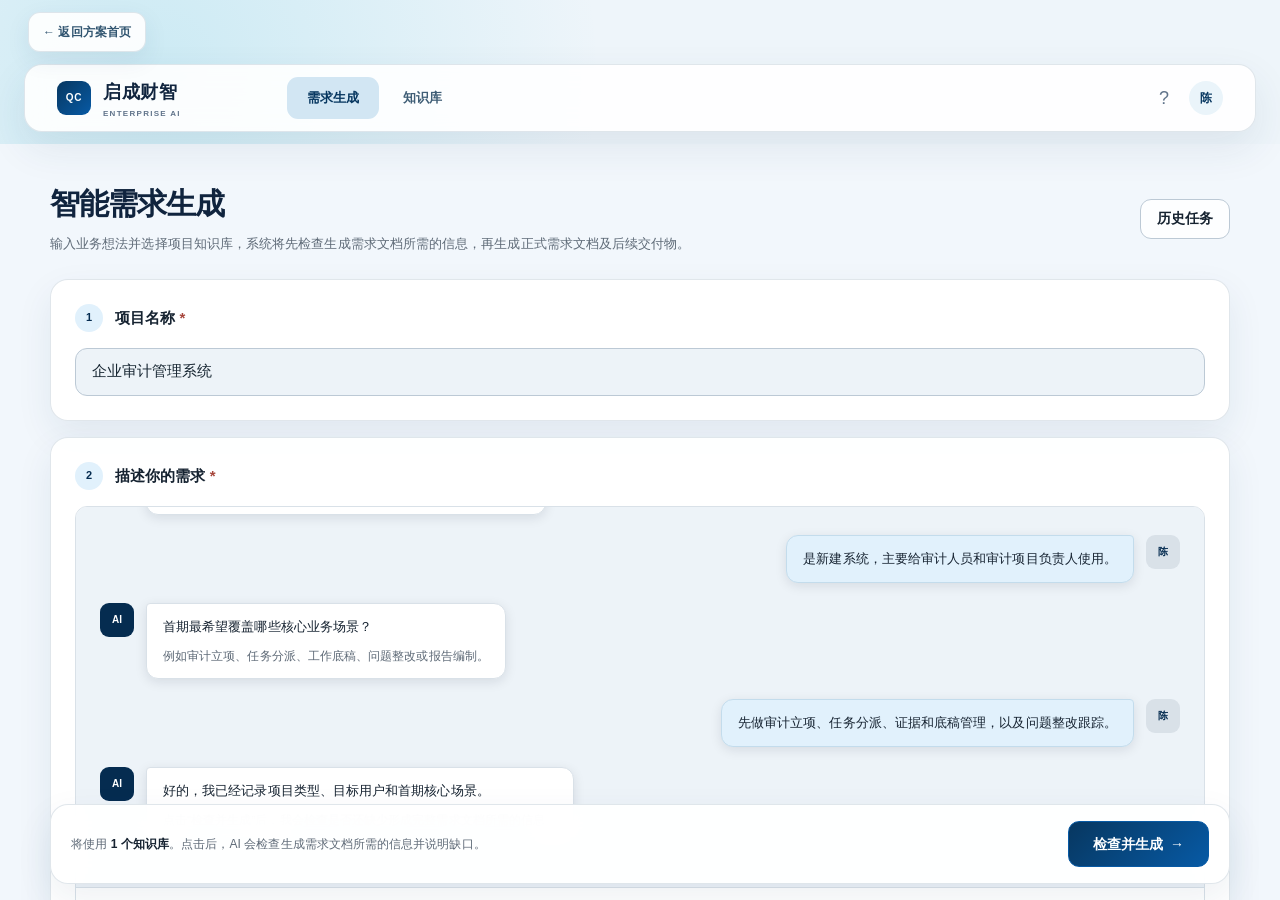
<file: requirement-generation/index.html>
<!doctype html>
<html lang="zh-CN">
<head>
  <meta charset="utf-8">
  <meta name="viewport" content="width=device-width, initial-scale=1">
  <meta name="description" content="启成财智需求生成与需求澄清交互原型">
  <title>启成财智 · 智能需求生成</title>
  <link rel="stylesheet" href="tokens.css">
  <style>
    /* Hallmark · macrostructure: Focused Workflow · tone: assured enterprise · anchor hue: ink blue
     * pre-emit critique: P4 H5 E4 S5 R5 V4 */
    :root{
      --brand:#153b63;--brand-2:#0f2d4b;--brand-3:#2b628d;--accent:#28769a;
      --accent-bg:#edf6f9;--bg:#f4f6f8;--surface:#fff;--ink:#172632;--muted:#687985;
      --line:#dce4e9;--line-soft:#edf1f3;--success:#2b7655;--success-bg:#edf8f2;
      --warn:#a56616;--warn-bg:#fff7e8;--danger:#a3413b;--danger-bg:#fff1f0;
      --radius:7px;--shadow:0 12px 36px rgba(20,49,74,.10);
      --font:-apple-system,"SF Pro Text","PingFang SC","Noto Sans SC","Microsoft YaHei",sans-serif;
    }
    *{box-sizing:border-box}html,body{height:100%}body{margin:0;background:var(--bg);color:var(--ink);font:14px/1.7 var(--font);overflow:hidden}
    button,input,textarea{font:inherit}button{cursor:pointer}button:focus-visible,input:focus-visible,textarea:focus-visible{outline:3px solid rgba(40,118,154,.2);outline-offset:1px}
    .shell{height:100vh;display:grid;grid-template-rows:60px 1fr}.topbar{background:var(--brand-2);color:#fff;display:flex;align-items:center;padding:0 28px;gap:42px}
    .brand{display:flex;align-items:center;gap:11px;min-width:170px}.brandmark{width:28px;height:28px;border:1px solid rgba(255,255,255,.7);display:grid;place-items:center;font-size:11px;font-weight:700}.brandname{font-size:17px;font-weight:650;letter-spacing:.03em}.brandname small{display:block;color:#9fb5c8;font-size:9px;letter-spacing:.16em;line-height:1.1}
    .tabs{height:100%;display:flex;gap:8px}.top-tab{position:relative;border:0;background:transparent;color:#adc0d0;padding:0 20px;font-weight:500}.top-tab:hover{color:#fff}.top-tab.active{color:#fff}.top-tab.active:after{content:"";position:absolute;left:18px;right:18px;bottom:0;height:3px;background:#6cc3df}
    .top-right{margin-left:auto;display:flex;align-items:center;gap:14px}.icon-btn{border:0;background:transparent;color:#b8cad8;font-size:18px}.user{width:30px;height:30px;border-radius:50%;background:#d7e8ee;color:var(--brand);display:grid;place-items:center;font-size:12px;font-weight:700}
    main{min-height:0;overflow:auto}.view{display:none;min-height:100%}.view.active{display:block}.page{width:min(1120px,calc(100% - 48px));margin:0 auto;padding:30px 0 64px}
    .page-head{display:flex;justify-content:space-between;align-items:flex-start;margin-bottom:22px}.page-head h1{font-size:25px;line-height:1.35;margin:0;font-weight:570;letter-spacing:-.02em}.page-head p{margin:5px 0 0;color:var(--muted)}
    .btn{height:36px;border:1px solid var(--line);background:#fff;border-radius:5px;padding:0 15px;color:var(--ink);display:inline-flex;align-items:center;justify-content:center;gap:7px;font-weight:520}.btn:hover{border-color:#aebdc6;background:#fbfcfd}.btn.primary{background:var(--brand);border-color:var(--brand);color:#fff}.btn.primary:hover{background:var(--brand-3)}.btn.large{height:42px;padding:0 22px}.btn:disabled{opacity:.42;cursor:not-allowed}.link-btn{border:0;background:transparent;color:var(--accent);padding:0;font-size:12px}
    .form-card{background:#fff;border:1px solid var(--line);border-radius:var(--radius);padding:22px;margin-bottom:15px}.step-label{display:flex;align-items:center;gap:10px;margin-bottom:12px;font-weight:620}.num{width:23px;height:23px;border-radius:50%;background:var(--brand);color:#fff;display:grid;place-items:center;font-size:11px;flex:0 0 auto}.required{color:var(--danger)}
    .input{width:100%;height:42px;border:1px solid #cbd6dd;border-radius:5px;padding:0 12px;color:var(--ink);background:#fff}.input:focus,.composer textarea:focus{border-color:var(--accent)}
    .chatbox{border:1px solid #cbd6dd;border-radius:6px;overflow:hidden}.chat-scroll{height:252px;overflow:auto;background:#f8fafb;padding:18px}.message{display:flex;gap:10px;margin-bottom:16px;max-width:88%}.message.me{margin-left:auto;flex-direction:row-reverse}.bot-avatar{width:28px;height:28px;border-radius:4px;background:var(--brand);color:#fff;display:grid;place-items:center;font-size:10px;flex:0 0 auto}.me .bot-avatar{background:#dce7ec;color:var(--brand)}.bubble{background:#fff;border:1px solid var(--line);padding:9px 12px;border-radius:4px}.me .bubble{background:var(--accent-bg);border-color:#cfe3eb}.bubble p{margin:0}.bubble small{display:block;margin-top:4px;color:var(--muted)}
    .composer{background:#fff;border-top:1px solid var(--line);padding:10px;display:grid;grid-template-columns:1fr auto;gap:9px;align-items:end}.composer textarea{min-height:58px;max-height:120px;resize:vertical;border:0;padding:7px 8px;line-height:1.65}.send{width:36px;height:36px;border:0;background:var(--brand);color:#fff;border-radius:4px;font-size:17px}.helper{margin-top:9px;color:var(--muted);font-size:12px}
    .kb-select{display:grid;grid-template-columns:1fr 1fr;gap:10px}.kb-option{border:1px solid var(--line);border-radius:6px;padding:14px;display:flex;align-items:flex-start;gap:11px;background:#fff}.kb-option.selected{border-color:var(--accent);box-shadow:0 0 0 1px var(--accent)}.checkbox{width:18px;height:18px;border:1px solid #b7c5ce;border-radius:3px;margin-top:1px;display:grid;place-items:center;color:#fff;font-size:11px}.selected .checkbox{background:var(--accent);border-color:var(--accent)}.kb-icon{width:34px;height:38px;background:#eef3f5;border:1px solid var(--line);display:grid;place-items:center;color:var(--brand);font-weight:700}.kb-copy{min-width:0;flex:1}.kb-copy b{display:block}.kb-copy span{color:var(--muted);font-size:12px}.kb-meta{display:flex;gap:7px;margin-top:6px}.tag{display:inline-flex;align-items:center;padding:2px 7px;border-radius:99px;border:1px solid var(--line);color:var(--muted);font-size:10px;background:#f8fafb}.tag.ok{color:var(--success);background:var(--success-bg);border-color:#cee5d8}.tag.warn{color:var(--warn);background:var(--warn-bg);border-color:#eed8b7}.tag.critical{color:var(--danger);background:var(--danger-bg);border-color:#eccac7}
    .actionbar{background:#fff;border:1px solid var(--line);border-radius:var(--radius);padding:14px 18px;display:flex;align-items:center;justify-content:space-between}.actionbar .note{color:var(--muted);font-size:12px}.actionbar .note b{color:var(--ink)}
    .flowbar{background:#fff;border-bottom:1px solid var(--line);position:sticky;top:0;z-index:5}.flowbar-inner{width:min(1120px,calc(100% - 48px));height:60px;margin:0 auto;display:flex;align-items:center}.flow-step{display:flex;align-items:center;gap:8px;color:#82909a;font-size:12px;white-space:nowrap}.flow-step.on{color:var(--brand);font-weight:650}.flow-step.done{color:var(--success)}.flow-step i{width:24px;height:24px;border-radius:50%;border:1px solid currentColor;display:grid;place-items:center;font-style:normal;font-size:11px}.flow-step.done i{background:var(--success);border-color:var(--success);color:#fff}.flow-line{height:1px;background:var(--line);flex:1;margin:0 14px}
    .clarify-page{width:min(1180px,calc(100% - 48px));margin:0 auto;padding:24px 0 60px}.clarify-head{display:flex;justify-content:space-between;align-items:flex-start;margin-bottom:18px}.clarify-head h1{font-size:24px;margin:0;font-weight:570}.clarify-head p{color:var(--muted);margin:5px 0 0}.round{font-size:12px;color:var(--muted);padding-top:5px}.clarify-grid{display:grid;grid-template-columns:minmax(0,1fr) 330px;gap:16px}.card{background:#fff;border:1px solid var(--line);border-radius:var(--radius)}.card-head{padding:14px 17px;border-bottom:1px solid var(--line);display:flex;justify-content:space-between;align-items:center}.card-head h2{font-size:14px;margin:0}.card-body{padding:17px}
    .ai-intro{display:flex;gap:10px;margin-bottom:17px}.ai-intro .bubble{background:var(--accent-bg);border-color:#d2e6ed;max-width:760px}.found{display:grid;grid-template-columns:repeat(3,1fr);gap:8px;margin-bottom:17px}.found-item{border:1px solid var(--line-soft);padding:10px 11px}.found-item small{display:block;color:var(--muted);font-size:10px}.found-item b{font-size:12px}.found-item b.missing{color:var(--warn)}
    .question-block{border-top:1px solid var(--line-soft);padding:18px 0}.question-block:first-of-type{border-top:0;padding-top:0}.question-title{display:flex;gap:10px}.qindex{width:23px;height:23px;background:var(--accent-bg);color:var(--accent);display:grid;place-items:center;font-size:11px;flex:0 0 auto}.qcopy b{display:block}.qcopy p{margin:2px 0 10px;color:var(--muted);font-size:12px}.choice-row{display:flex;gap:7px;flex-wrap:wrap}.choice{border:1px solid var(--line);background:#fff;border-radius:4px;padding:6px 10px;font-size:12px}.choice:hover,.choice.selected{border-color:var(--accent);background:var(--accent-bg);color:var(--accent)}.answer{width:100%;min-height:72px;border:1px solid var(--line);border-radius:5px;padding:9px 11px;resize:vertical;line-height:1.7}.answer:focus{border-color:var(--accent)}
    .clarify-actions{border-top:1px solid var(--line);padding:13px 17px;display:flex;align-items:center;justify-content:space-between}.clarify-actions span{color:var(--muted);font-size:11px}.side-card{background:#fff;border:1px solid var(--line);border-radius:var(--radius);margin-bottom:12px}.completeness{padding:17px}.score-row{display:flex;justify-content:space-between;align-items:baseline}.score-row b{font-size:30px;font-weight:580;color:var(--warn)}.score-row span{color:var(--muted);font-size:12px}.meter{height:6px;background:#edf1f3;margin:9px 0 11px}.meter i{display:block;width:28%;height:100%;background:var(--warn);transition:.45s}.score-status{color:var(--warn);font-size:12px}.dimension{display:flex;align-items:center;justify-content:space-between;border-top:1px solid var(--line-soft);padding:9px 0;font-size:12px}.dimension:first-of-type{margin-top:10px}.status-dot{width:7px;height:7px;border-radius:50%;background:var(--warn)}.status-dot.ok{background:var(--success)}
    .context-list{padding:6px 16px 14px}.context-row{padding:9px 0;border-bottom:1px solid var(--line-soft);font-size:12px}.context-row:last-child{border-bottom:0}.context-row small{display:block;color:var(--muted)}
    .ready{padding:16px;background:var(--success-bg);border:1px solid #cfe5d9;border-radius:6px;margin-bottom:14px}.ready b{color:var(--success)}.ready p{margin:4px 0 0;color:#45695a;font-size:12px}.summary-grid{display:grid;grid-template-columns:1fr 1fr;gap:9px}.summary-item{border:1px solid var(--line);padding:11px}.summary-item small{display:block;color:var(--muted);font-size:10px}.summary-item p{margin:4px 0 0;font-size:12px}.source-note{margin-top:12px;background:#f8fafb;border:1px solid var(--line);padding:10px;font-size:11px;color:var(--muted)}
    .gen-center{width:min(920px,calc(100% - 48px));margin:0 auto;padding:50px 0}.gen-card{background:#fff;border:1px solid var(--line);border-radius:var(--radius);padding:28px}.gen-head{text-align:center;margin-bottom:28px}.gen-head h1{font-size:24px;margin:0 0 6px;font-weight:570}.gen-head p{margin:0;color:var(--muted)}.artifact-list{display:grid;grid-template-columns:1fr 1fr;gap:10px}.artifact{border:1px solid var(--line);padding:14px;display:grid;grid-template-columns:36px 1fr auto;gap:11px;align-items:center}.artifact-icon{width:34px;height:38px;background:#eef3f5;color:var(--brand);display:grid;place-items:center;font-weight:700}.artifact b{display:block;font-size:13px}.artifact span{color:var(--muted);font-size:11px}.state{font-size:11px;color:var(--muted)}.state.done{color:var(--success)}.spinner{width:15px;height:15px;border:2px solid #d6e0e5;border-top-color:var(--accent);border-radius:50%;animation:spin .8s linear infinite}.gen-progress{height:5px;background:#edf1f3;margin-top:20px}.gen-progress i{display:block;height:100%;width:0;background:var(--accent);transition:1s}.result-head{display:flex;justify-content:space-between;align-items:center;margin-bottom:18px}.result-head h1{font-size:23px;margin:0;font-weight:570}.result-head p{margin:3px 0 0;color:var(--muted)}.result-grid{display:grid;grid-template-columns:240px 1fr;gap:15px}.result-nav{background:#fff;border:1px solid var(--line);padding:10px}.result-item{padding:10px;border-radius:4px;margin-bottom:3px;color:var(--muted);display:flex;justify-content:space-between}.result-item.active{background:var(--accent-bg);color:var(--brand);font-weight:600}.result-doc{background:#fff;border:1px solid var(--line);padding:28px 34px;min-height:500px}.result-doc h2{font-size:20px;margin:0 0 6px}.result-doc h3{font-size:15px;margin:24px 0 8px}.result-doc p,.result-doc li{font-size:13px}.result-doc table{border-collapse:collapse;width:100%;font-size:12px}.result-doc td{border:1px solid var(--line);padding:7px 9px}.result-doc td:first-child{width:120px;background:#f8fafb;color:var(--muted)}
    .kb-toolbar{display:flex;gap:9px}.kb-stats{display:grid;grid-template-columns:repeat(3,1fr);gap:10px;margin-bottom:16px}.stat{background:#fff;border:1px solid var(--line);padding:14px}.stat b{font-size:22px;font-weight:570}.stat span{display:block;color:var(--muted);font-size:11px}.kb-main{display:grid;grid-template-columns:280px 1fr;gap:14px}.kb-list,.kb-detail{background:#fff;border:1px solid var(--line);border-radius:var(--radius)}.kb-list{padding:10px}.kb-list-item{padding:12px;border-radius:4px;border:1px solid transparent;margin-bottom:5px}.kb-list-item.active{background:var(--accent-bg);border-color:#d6e8ef}.kb-list-item b{display:block}.kb-list-item span{color:var(--muted);font-size:11px}.detail-head{padding:17px 19px;border-bottom:1px solid var(--line);display:flex;justify-content:space-between}.detail-head h2{font-size:16px;margin:0}.detail-head p{margin:3px 0 0;color:var(--muted);font-size:12px}.doc-list{padding:10px 18px}.doc-row{display:grid;grid-template-columns:1fr 110px 110px 80px;gap:12px;align-items:center;padding:12px 5px;border-bottom:1px solid var(--line-soft)}.doc-row:last-child{border-bottom:0}.doc-row b{font-size:12px}.doc-row span{font-size:11px;color:var(--muted)}
    .toast{position:fixed;right:22px;bottom:22px;background:var(--brand-2);color:#fff;padding:10px 14px;border-radius:5px;box-shadow:var(--shadow);font-size:12px;opacity:0;transform:translateY(15px);transition:.2s;pointer-events:none;z-index:20}.toast.show{opacity:1;transform:none}.hidden{display:none!important}@keyframes spin{to{transform:rotate(360deg)}}
    .modal-mask{position:fixed;inset:0;background:rgba(10,29,45,.48);display:grid;place-items:center;padding:24px;z-index:30}.clarify-modal{width:min(880px,100%);max-height:calc(100vh - 48px);background:#fff;border-radius:9px;box-shadow:0 24px 70px rgba(8,27,43,.24);display:grid;grid-template-rows:auto 1fr auto;overflow:hidden}.modal-head{padding:19px 22px 15px;border-bottom:1px solid var(--line);display:flex;justify-content:space-between;gap:20px}.modal-head h2{margin:0;font-size:19px;font-weight:600}.modal-head p{margin:4px 0 0;color:var(--muted);font-size:12px}.modal-close{width:32px;height:32px;border:0;background:#f2f5f7;color:var(--muted);border-radius:4px;font-size:18px}.missing-strip{margin:16px 20px 0;padding:11px 13px;background:var(--warn-bg);border:1px solid #eed8b7;color:#735126;font-size:12px}.modal-body{padding:7px 20px 18px;overflow:auto}.quick-grid{display:grid;grid-template-columns:1fr 1fr;gap:0 22px}.quick-question{padding:15px 0;border-bottom:1px solid var(--line-soft)}.quick-question.full{grid-column:1/-1}.quick-question b{display:block;margin-bottom:3px}.quick-question>span{display:block;color:var(--muted);font-size:11px;margin-bottom:8px}.modal-foot{padding:13px 20px;border-top:1px solid var(--line);display:flex;justify-content:space-between;align-items:center}.modal-foot small{color:var(--muted)}

    /* Refined enterprise visual layer */
    html,body{overflow-x:clip}body{background:var(--color-canvas);color:var(--color-ink);font-family:var(--font-body);letter-spacing:.005em}.shell{grid-template-rows:68px 1fr}.topbar{background:var(--color-navy);padding:0 var(--space-8);gap:var(--space-10);box-shadow:0 4px 18px var(--color-shadow)}.brand{gap:var(--space-3);min-width:190px}.brandmark{width:34px;height:34px;border:var(--rule-thin) solid oklch(100% 0 0 / .38);border-radius:9px;background:oklch(100% 0 0 / .08);font-size:10px;letter-spacing:.08em}.brandname{font-family:var(--font-display);font-size:18px;font-weight:650}.brandname small{margin-top:2px;color:oklch(82% .025 240);font-size:8px}.tabs{gap:var(--space-1)}.top-tab{padding:0 var(--space-5);color:oklch(80% .025 242);font-size:var(--text-sm);transition:color var(--dur-fast) var(--ease-out),background var(--dur-fast) var(--ease-out)}.top-tab:hover{background:oklch(100% 0 0 / .06)}.top-tab.active:after{left:20px;right:20px;height:2px;background:oklch(78% .1 220)}.user{width:34px;height:34px;background:var(--color-blue-soft);color:var(--color-navy);font-weight:700}
    main{background:var(--color-canvas)}.page{width:min(1180px,calc(100% - 56px));padding:var(--space-10) 0 72px}.page-head{align-items:center;margin-bottom:var(--space-6)}.page-head h1{font-family:var(--font-display);font-size:var(--text-xl);font-weight:650;letter-spacing:-.035em}.page-head p{margin-top:var(--space-2);font-size:var(--text-sm);color:var(--color-muted)}
    .btn{height:40px;border:var(--rule-thin) solid var(--color-line-strong);border-radius:var(--radius-sm);padding:0 var(--space-4);background:var(--color-surface);color:var(--color-ink);font-weight:600;transition:transform var(--dur-fast) var(--ease-out),background var(--dur-fast) var(--ease-out),border-color var(--dur-fast) var(--ease-out),box-shadow var(--dur-fast) var(--ease-out)}.btn:hover{border-color:var(--color-blue);background:var(--color-blue-soft)}.btn:active{transform:translateY(1px)}.btn:focus-visible,.choice:focus-visible,.top-tab:focus-visible{outline:3px solid oklch(68% .11 235 / .34);outline-offset:2px}.btn.primary{background:var(--color-navy);border-color:var(--color-navy);color:var(--color-surface)}.btn.primary:hover{background:var(--color-navy-hover);border-color:var(--color-navy-hover);box-shadow:0 8px 18px var(--color-shadow)}.btn.large{height:46px;padding:0 var(--space-6)}
    .form-card{margin-bottom:var(--space-4);padding:var(--space-6);background:var(--color-surface);border:var(--rule-thin) solid var(--color-line);border-radius:var(--radius-md);box-shadow:0 8px 28px var(--color-shadow)}.step-label{gap:var(--space-3);margin-bottom:var(--space-4);font-size:var(--text-md);font-weight:650}.num{width:28px;height:28px;background:var(--color-blue-soft);color:var(--color-navy);font-weight:750}.required{color:var(--color-danger)}.input{height:48px;border-color:var(--color-line-strong);border-radius:var(--radius-sm);padding:0 var(--space-4);background:var(--color-surface-muted);font-size:var(--text-md)}.input:focus,.composer textarea:focus,.answer:focus{border-color:var(--color-blue);background:var(--color-surface);box-shadow:0 0 0 3px var(--color-blue-soft);outline:0}
    .chatbox{border-color:var(--color-line);border-radius:var(--radius-md);box-shadow:inset 0 1px 0 var(--color-surface);overflow:hidden}.chat-scroll{height:380px;padding:var(--space-6);background:var(--color-surface-muted);scroll-behavior:smooth}.message{gap:var(--space-3);margin-bottom:var(--space-5);max-width:82%}.bot-avatar{width:34px;height:34px;border-radius:9px;background:var(--color-navy);font-weight:700}.me .bot-avatar{background:var(--color-line);color:var(--color-navy)}.bubble{padding:var(--space-3) var(--space-4);border-color:var(--color-line);border-radius:4px 12px 12px 12px;box-shadow:0 3px 12px var(--color-shadow)}.me .bubble{background:var(--color-blue-soft);border-color:oklch(88% .035 237);border-radius:12px 4px 12px 12px}.bubble p{font-size:var(--text-sm);line-height:1.7}.bubble small{margin-top:var(--space-2);color:var(--color-muted)}.composer{padding:var(--space-3);border-color:var(--color-line);gap:var(--space-3)}.composer textarea{min-height:62px;padding:var(--space-2) var(--space-3);color:var(--color-ink)}.send{width:40px;height:40px;border-radius:9px;background:var(--color-navy);transition:transform var(--dur-fast) var(--ease-out),background var(--dur-fast) var(--ease-out)}.send:hover{background:var(--color-navy-hover);transform:translateY(-1px)}.helper{margin-top:var(--space-3);color:var(--color-muted)}
    .kb-select{gap:var(--space-3)}.kb-option{min-height:104px;padding:var(--space-4);border-color:var(--color-line);border-radius:var(--radius-md);background:var(--color-surface);transition:transform var(--dur-fast) var(--ease-out),border-color var(--dur-fast) var(--ease-out),box-shadow var(--dur-fast) var(--ease-out)}.kb-option:hover{transform:translateY(-2px);border-color:var(--color-line-strong);box-shadow:0 8px 22px var(--color-shadow)}.kb-option.selected{border-color:var(--color-blue);background:var(--color-blue-soft);box-shadow:0 0 0 1px var(--color-blue)}.checkbox{border-color:var(--color-line-strong);border-radius:5px}.selected .checkbox{background:var(--color-blue);border-color:var(--color-blue)}.kb-icon{width:42px;height:46px;border:0;border-radius:9px;background:var(--color-surface-muted);color:var(--color-navy)}.kb-copy b{font-size:var(--text-sm)}.kb-copy span{color:var(--color-muted)}
    .actionbar{position:sticky;bottom:var(--space-4);z-index:4;margin-top:var(--space-5);padding:var(--space-4) var(--space-5);border-color:var(--color-line);border-radius:var(--radius-md);background:oklch(99.6% .002 246 / .94);box-shadow:0 14px 38px var(--color-shadow);backdrop-filter:blur(14px)}.actionbar .note{color:var(--color-muted)}.actionbar .note b{color:var(--color-ink)}
    .prototype-switcher{height:64px;position:relative;z-index:30;display:flex;align-items:center;justify-content:flex-start;padding:0 28px;background:transparent}.prototype-switcher a{display:flex;align-items:center;min-height:40px;padding:8px 14px;border:1px solid rgba(21,66,105,.13);border-radius:12px;background:rgba(255,255,255,.9);box-shadow:0 8px 24px rgba(30,68,104,.08);color:#315570;font-size:12px;font-weight:700;text-decoration:none}.prototype-switcher a:hover{background:#fff;color:#073760;transform:translateY(-1px)}
    body{background:radial-gradient(circle at 12% 8%,rgba(26,178,212,.16),transparent 28rem),radial-gradient(circle at 90% 86%,rgba(7,90,165,.12),transparent 30rem),#eef5fa}.shell{height:calc(100vh - 64px);grid-template-rows:80px 1fr;background:transparent}.topbar{width:calc(100% - 48px);height:68px;margin:0 24px;background:rgba(255,255,255,.9);color:#10243e;border:1px solid rgba(21,66,105,.13);border-radius:18px;box-shadow:0 16px 40px rgba(30,68,104,.09);backdrop-filter:blur(14px)}.brandmark{border:0;background:linear-gradient(135deg,#073760,#075aa5);color:#fff}.brandname{color:#10243e}.brandname small{color:#61748b}.tabs{align-items:center}.top-tab{height:42px;color:#405f77;border-radius:11px;font-weight:650}.top-tab:hover{background:#dcebf5;color:#073760}.top-tab.active{background:#d2e6f3;color:#073760;font-weight:750}.top-tab.active:after{display:none}.icon-btn{color:#61748b}.user{background:#eaf4fa;color:#073760}.page-head h1,.clarify-head h1,.result-head h1{color:#10243e;font-weight:700}.form-card,.actionbar,.card,.side-card,.gen-card,.result-nav,.result-doc,.kb-list,.kb-detail{border-color:rgba(21,66,105,.13);border-radius:18px;background:rgba(255,255,255,.94);box-shadow:0 14px 36px rgba(30,68,104,.08)}.btn{border-radius:11px}.btn.primary,.send{background:linear-gradient(135deg,#073760,#075aa5);border-color:#075aa5}.input,.chatbox,.kb-option,.choice,.answer{border-radius:12px}.flowbar{background:rgba(255,255,255,.9);backdrop-filter:blur(12px)}
    @media(max-width:640px){.prototype-switcher{height:56px;padding:0 12px}.prototype-switcher a{min-height:38px}.shell{height:calc(100vh - 56px);grid-template-rows:68px 1fr}.topbar{width:calc(100% - 24px);height:58px;margin:0 12px;border-radius:14px}}
    .modal-mask{background:var(--color-backdrop);backdrop-filter:blur(7px);padding:var(--space-6)}.clarify-modal{width:min(940px,100%);max-height:calc(100vh - 48px);border:var(--rule-thin) solid oklch(100% 0 0 / .15);border-radius:var(--radius-lg);background:var(--color-surface);box-shadow:0 28px 90px oklch(15% .035 250 / .28);animation:modal-in var(--dur-normal) var(--ease-out)}.modal-head{padding:var(--space-6) var(--space-6) var(--space-5);border-color:var(--color-line)}.modal-head h2{font-family:var(--font-display);font-size:24px;letter-spacing:-.025em}.modal-head p{margin-top:var(--space-2);font-size:var(--text-sm);color:var(--color-muted)}.modal-close{width:38px;height:38px;border-radius:10px;background:var(--color-surface-muted);color:var(--color-muted)}.modal-close:hover{background:var(--color-blue-soft);color:var(--color-navy)}.missing-strip{margin:var(--space-5) var(--space-6) 0;padding:var(--space-4);border-color:oklch(87% .05 76);border-radius:var(--radius-sm);background:var(--color-warning-soft);color:oklch(40% .07 67);font-size:var(--text-sm)}.modal-body{padding:var(--space-2) var(--space-6) var(--space-5)}.quick-grid{gap:0 var(--space-8)}.quick-question{padding:var(--space-5) 0;border-color:var(--color-line)}.quick-question b{font-size:var(--text-md);font-weight:650}.quick-question>span{margin-bottom:var(--space-3);font-size:var(--text-xs);color:var(--color-muted)}.choice-row{gap:var(--space-2)}.choice{min-height:36px;padding:7px var(--space-3);border-color:var(--color-line-strong);border-radius:var(--radius-sm);background:var(--color-surface);color:var(--color-ink);transition:transform var(--dur-fast) var(--ease-out),background var(--dur-fast) var(--ease-out),border-color var(--dur-fast) var(--ease-out)}.choice:hover{transform:translateY(-1px);border-color:var(--color-blue);background:var(--color-blue-soft);color:var(--color-navy)}.choice.selected{border-color:var(--color-navy);background:var(--color-navy);color:var(--color-surface);box-shadow:0 5px 12px var(--color-shadow)}.answer{min-height:86px;border-color:var(--color-line-strong);border-radius:var(--radius-sm);background:var(--color-surface-muted);color:var(--color-ink)}.modal-foot{padding:var(--space-4) var(--space-6);border-color:var(--color-line);background:var(--color-surface-muted)}.modal-foot small{color:var(--color-muted)}
    .flowbar{background:var(--color-surface);border-color:var(--color-line)}.gen-card,.result-nav,.result-doc,.kb-list,.kb-detail,.stat,.side-card,.card{border-color:var(--color-line);border-radius:var(--radius-md);box-shadow:0 8px 28px var(--color-shadow)}.artifact,.result-doc td{border-color:var(--color-line)}.artifact{border-radius:var(--radius-sm)}.result-item.active,.kb-list-item.active{background:var(--color-blue-soft);color:var(--color-navy)}.result-doc{padding:var(--space-8) var(--space-10)}.result-doc h2,.result-head h1,.gen-head h1{font-family:var(--font-display);letter-spacing:-.025em}.stat b{color:var(--color-navy)}
    @keyframes modal-in{from{opacity:0;transform:translateY(10px) scale(.985)}to{opacity:1;transform:none}}
    @media(prefers-reduced-motion:reduce){*,*:before,*:after{animation-duration:1ms!important;transition-duration:1ms!important;scroll-behavior:auto!important}}
    @media(max-width:850px){.page,.clarify-page{width:calc(100% - 28px)}.topbar{padding:0 14px;gap:12px}.brand{min-width:auto}.brandname small{display:none}.clarify-grid,.kb-main,.result-grid{grid-template-columns:1fr}.kb-select,.artifact-list,.summary-grid,.quick-grid{grid-template-columns:1fr}.quick-question.full{grid-column:auto}.found{grid-template-columns:1fr}.side-col{order:-1}.kb-stats{grid-template-columns:1fr 1fr}.doc-row{grid-template-columns:1fr 80px}.doc-row span:nth-child(3){display:none}}
    @media(max-width:640px){.shell{grid-template-rows:60px 1fr}.topbar{padding:0 var(--space-3);gap:var(--space-2)}.brand{min-width:40px}.brandname{display:none}.tabs{flex:1}.top-tab{padding:0 var(--space-3)}.top-right{gap:var(--space-2)}.page{width:calc(100% - 24px);padding:var(--space-6) 0 48px}.page-head{align-items:flex-start}.page-head h1{font-size:25px}.form-card{padding:var(--space-4)}.chat-scroll{height:260px;padding:var(--space-4)}.message{max-width:96%}.actionbar{position:static;align-items:stretch;flex-direction:column;gap:var(--space-3)}.actionbar .btn{width:100%}.modal-mask{padding:var(--space-2)}.clarify-modal{max-height:calc(100vh - 16px);border-radius:var(--radius-md)}.modal-head{padding:var(--space-4)}.modal-head h2{font-size:20px}.modal-head p{font-size:var(--text-xs)}.missing-strip{margin:var(--space-3) var(--space-4) 0;padding:var(--space-3)}.modal-body{padding:var(--space-1) var(--space-4) var(--space-4)}.quick-question{padding:var(--space-4) 0}.modal-foot{padding:var(--space-3) var(--space-4);align-items:stretch;flex-direction:column}.modal-foot small{display:none}.modal-foot>div{display:grid!important;grid-template-columns:1fr 1fr}.modal-foot .btn{padding:0 var(--space-2);font-size:12px}.result-head{flex-direction:column}.result-actions{width:100%}.result-actions .btn{flex:1}.result-doc{padding:var(--space-5)}.kb-stats{grid-template-columns:1fr}}
    .missing-strip{margin-left:0;margin-right:0}.quick-grid{grid-template-columns:1fr;gap:0}
    .result-actions{display:flex;gap:var(--space-2)}.result-nav{position:sticky;top:86px;align-self:start}.result-item[data-artifact]{cursor:pointer;transition:background var(--dur-fast),color var(--dur-fast),transform var(--dur-fast)}.result-item[data-artifact]:hover{background:var(--color-surface-muted);color:var(--color-navy);transform:translateX(2px)}.result-item[data-artifact]:focus-visible{outline:2px solid var(--color-blue);outline-offset:2px}.result-doc{min-width:0}.artifact-panel{display:none}.artifact-panel.active{display:block}.doc-meta{margin:0;color:var(--color-muted)}
    .doc-source-bar{display:flex;align-items:center;gap:var(--space-2);flex-wrap:wrap;margin:var(--space-6) 0 var(--space-8);padding:var(--space-4);border:1px solid var(--color-line);border-left:3px solid var(--color-blue);border-radius:var(--radius-sm);background:var(--color-surface-muted)}.doc-source-bar p{flex:1;min-width:260px;margin:0;color:var(--color-muted)}
    .source-tag{display:inline-flex;align-items:center;white-space:nowrap;padding:3px 8px;border:1px solid transparent;border-radius:999px;font-size:10px;font-weight:650;line-height:1.5}.source-tag.confirmed{color:oklch(41% .09 157);background:oklch(96% .025 157);border-color:oklch(86% .05 157)}.source-tag.suggested{color:oklch(42% .09 244);background:oklch(96% .025 244);border-color:oklch(86% .055 244)}.source-tag.pending{color:oklch(44% .1 72);background:oklch(97% .035 82);border-color:oklch(88% .065 82)}
    .doc-section{padding:0 0 var(--space-7);margin-bottom:var(--space-7);border-bottom:1px solid var(--color-line)}.result-doc .doc-section:last-child{margin-bottom:0}.result-doc .doc-section h3{margin:0 0 var(--space-4);font-family:var(--font-display);font-size:17px;color:var(--color-navy)}.result-doc .doc-section h4{margin:0 0 var(--space-3);font-size:13px}.result-doc .doc-section p{line-height:1.75;color:var(--color-ink-soft)}
    .result-doc .doc-table{table-layout:auto;font-size:12px}.result-doc .doc-table th,.result-doc .doc-table td{border:1px solid var(--color-line);padding:10px 12px;text-align:left;vertical-align:top;line-height:1.6}.result-doc .doc-table thead th{background:var(--color-navy);color:white;font-weight:600}.result-doc .doc-table tbody th{width:110px;background:var(--color-surface-muted);color:var(--color-muted);font-weight:600}.result-doc .doc-table td:first-child{width:auto;background:transparent;color:inherit}.result-doc .doc-table.compact td{background:white}.result-doc .doc-table code{color:var(--color-navy);font-family:ui-monospace,SFMono-Regular,Menlo,monospace;font-weight:700}
    .doc-callout{margin-top:var(--space-4);padding:var(--space-4);border:1px solid oklch(88% .065 82);border-radius:var(--radius-sm);background:oklch(98% .028 85);color:oklch(40% .065 70);font-size:12px;line-height:1.65}.scope-grid{display:grid;grid-template-columns:1fr 1fr;gap:var(--space-4);margin-bottom:var(--space-4)}.scope-box{padding:var(--space-5);border:1px solid var(--color-line);border-radius:var(--radius-sm)}.scope-box.in{border-top:3px solid var(--color-blue);background:oklch(98.5% .008 240)}.scope-box.out{border-top:3px solid oklch(66% .03 250);background:var(--color-surface-muted)}.scope-box ul{margin:0;padding-left:18px}.scope-box li{margin:7px 0;line-height:1.5}
    .flow-chain{display:grid;grid-template-columns:repeat(11,auto);align-items:center;gap:7px;overflow-x:auto;padding:var(--space-2) 0 var(--space-4)}.flow-chain div{min-width:105px;padding:13px 10px;border:1px solid var(--color-line);border-radius:var(--radius-sm);background:var(--color-surface-muted);text-align:center}.flow-chain b{display:block;margin-bottom:4px;color:var(--color-blue);font-size:10px}.flow-chain span{font-size:11px;font-weight:650}.flow-chain i{color:var(--color-muted);font-style:normal}.flow-note{margin:0;color:var(--color-muted)!important;font-size:11px!important}.metric-strip{display:grid;grid-template-columns:repeat(4,1fr);gap:var(--space-3);margin:var(--space-6) 0}.metric-strip div{padding:var(--space-4);border:1px solid var(--color-line);border-radius:var(--radius-sm);background:var(--color-surface-muted)}.metric-strip small{display:block;margin-bottom:5px;color:var(--color-muted);font-size:10px}.metric-strip b{color:var(--color-navy);font-family:var(--font-display);font-size:18px}.result-doc .doc-table tfoot th{padding:10px 12px;border:1px solid var(--color-line);background:var(--color-blue-soft);color:var(--color-navy);text-align:right}.formula-list{display:grid;gap:var(--space-3)}.formula-list div{display:grid;grid-template-columns:180px 1fr 150px;gap:var(--space-4);align-items:center;padding:var(--space-4);border:1px solid var(--color-line);border-radius:var(--radius-sm);background:var(--color-surface-muted)}.formula-list span{color:var(--color-muted);font-size:12px}.formula-list strong{text-align:right;color:var(--color-navy)}.test-table{min-width:920px}.requirement-table th:nth-child(1){width:70px}.requirement-table th:nth-child(2){width:130px}.requirement-list,.acceptance-list{margin:0;padding-left:22px}.requirement-list li,.acceptance-list li{margin:10px 0;line-height:1.7}.requirement-list .source-tag{margin-left:6px}.pending-section{padding:var(--space-6);border:1px solid oklch(88% .065 82);border-radius:var(--radius-md);background:oklch(98.5% .02 84)}.pending-grid{display:grid;grid-template-columns:1fr 1fr;gap:var(--space-3)}.pending-grid div{display:flex;gap:var(--space-3);align-items:flex-start;padding:var(--space-3);background:white;border:1px solid oklch(91% .035 82);border-radius:var(--radius-sm)}.pending-grid b{color:oklch(50% .11 72);font-size:11px}.pending-grid span{font-size:12px;line-height:1.55}
    .asset-page{width:min(1240px,calc(100% - 56px));margin:0 auto;padding:var(--space-8) 0 72px}.asset-hero{display:flex;justify-content:space-between;align-items:flex-end;margin-bottom:var(--space-6)}.asset-hero .eyebrow{color:var(--color-blue);font-size:9px;font-weight:750;letter-spacing:.16em}.asset-hero h1{margin:3px 0 4px;font-family:var(--font-display);font-size:30px;letter-spacing:-.04em}.asset-hero p{margin:0;color:var(--color-muted)}.asset-tabs{display:flex;gap:var(--space-1);margin-bottom:var(--space-5);padding:4px;border:1px solid var(--color-line);border-radius:var(--radius-md);background:var(--color-surface);width:max-content}.asset-tab{height:38px;padding:0 var(--space-5);border:0;border-radius:var(--radius-sm);background:transparent;color:var(--color-muted);font-weight:600}.asset-tab:hover{background:var(--color-surface-muted);color:var(--color-navy)}.asset-tab.active{background:var(--color-navy);color:white}.badge-count{display:inline-grid;place-items:center;min-width:18px;height:18px;margin-left:5px;padding:0 5px;border-radius:99px;background:var(--color-warning-soft);color:oklch(47% .1 72);font-size:9px}.asset-tab.active .badge-count{background:oklch(100% 0 0 / .18);color:white}.asset-panel{display:none}.asset-panel.active{display:block}.asset-stats{display:grid;grid-template-columns:repeat(4,1fr);gap:var(--space-3);margin-bottom:var(--space-4)}.asset-stats>div{padding:var(--space-5);border:1px solid var(--color-line);border-radius:var(--radius-md);background:var(--color-surface);box-shadow:0 6px 20px var(--color-shadow)}.asset-stats small{display:block;color:var(--color-muted);font-size:11px}.asset-stats b{display:block;margin:3px 0;color:var(--color-navy);font-family:var(--font-display);font-size:26px}.asset-stats span{color:var(--color-muted);font-size:10px}.asset-stats .trend{color:var(--color-success)}
    .asset-layout{display:grid;grid-template-columns:minmax(0,1.7fr) minmax(300px,.7fr);gap:var(--space-4)}.asset-card{border:1px solid var(--color-line);border-radius:var(--radius-md);background:var(--color-surface);box-shadow:0 8px 28px var(--color-shadow)}.asset-card-head{display:flex;justify-content:space-between;align-items:flex-start;padding:var(--space-5);border-bottom:1px solid var(--color-line)}.asset-card-head h2,.review-head h2,.decision-title h2,.impact-input-head h2{margin:0;font-family:var(--font-display);font-size:16px}.asset-card-head p,.review-head p,.decision-title p,.impact-input-head p{margin:2px 0 0;color:var(--color-muted);font-size:11px}.map-legend{display:flex;gap:12px;color:var(--color-muted);font-size:9px}.map-legend span{display:flex;align-items:center;gap:4px}.dot{width:7px;height:7px;border-radius:50%}.dot.system{background:var(--color-navy)}.dot.data{background:oklch(65% .12 160)}.dot.interface{background:oklch(64% .12 75)}.relation-map{display:grid;grid-template-columns:1fr 58px 1.15fr 58px 1fr;gap:var(--space-3);align-items:center;min-height:320px;padding:var(--space-7)}.map-column{display:grid;gap:var(--space-4)}.asset-node{min-height:76px;padding:13px;border:1px solid var(--color-line-strong);border-radius:var(--radius-sm);background:white;color:var(--color-ink);text-align:left;font-weight:650;box-shadow:0 5px 15px var(--color-shadow);transition:.18s}.asset-node:hover,.asset-node.selected{transform:translateY(-2px);border-color:var(--color-blue);box-shadow:0 9px 22px var(--color-shadow)}.asset-node small{display:block;margin-top:5px;color:var(--color-muted);font-size:9px;font-weight:500}.asset-node.hub{min-height:106px;padding:20px;background:var(--color-navy);color:white;text-align:center}.asset-node.hub small{color:oklch(82% .03 240)}.asset-node.data{border-left:4px solid oklch(65% .12 160)}.asset-node.interface{border-left:4px solid oklch(64% .12 75)}.map-arrow{display:grid;justify-items:center;gap:5px;color:var(--color-muted)}.map-arrow span{font-size:8px}.map-arrow i{font-style:normal;color:var(--color-blue)}.node-detail{display:grid;grid-template-columns:170px 1fr auto;gap:var(--space-4);align-items:center;padding:var(--space-4) var(--space-5);border-top:1px solid var(--color-line);background:var(--color-surface-muted)}.node-detail small,.node-detail span{display:block;color:var(--color-muted);font-size:9px}.node-detail b{display:block;color:var(--color-navy)}.node-detail p{margin:0;color:var(--color-ink-soft);font-size:11px;line-height:1.6}.asset-side{display:grid;gap:var(--space-4);align-content:start}.risk-item{display:grid;grid-template-columns:8px 1fr auto;gap:10px;align-items:start;padding:var(--space-4) var(--space-5);border-bottom:1px solid var(--color-line-soft)}.risk-item:last-child{border-bottom:0}.risk-level{width:7px;height:7px;margin-top:6px;border-radius:50%}.risk-level.high{background:var(--color-danger)}.risk-level.mid{background:oklch(70% .12 75)}.risk-item b{display:block;font-size:11px}.risk-item span{display:block;color:var(--color-muted);font-size:9px}.risk-item em{color:var(--color-muted);font-size:10px;font-style:normal}.coverage-card{padding-bottom:var(--space-3)}.coverage-row{display:grid;grid-template-columns:1fr 35px;gap:4px;padding:8px var(--space-5)}.coverage-row span,.coverage-row b{font-size:10px}.coverage-row b{text-align:right;color:var(--color-navy)}.coverage-row>i{grid-column:1/-1;height:4px;border-radius:5px;background:var(--color-line-soft);overflow:hidden}.coverage-row>i em{display:block;height:100%;background:var(--color-blue)}
    .impact-input-card{padding:var(--space-6);border:1px solid var(--color-line);border-radius:var(--radius-md);background:var(--color-surface);box-shadow:0 8px 28px var(--color-shadow)}.impact-input-head{display:flex;gap:var(--space-3);align-items:flex-start}.ai-chip{display:grid;place-items:center;width:32px;height:32px;border-radius:9px;background:var(--color-navy);color:white;font-size:10px;font-weight:750}.impact-input-card textarea{width:100%;min-height:106px;margin:var(--space-5) 0 var(--space-4);padding:var(--space-4);border:1px solid var(--color-line-strong);border-radius:var(--radius-sm);background:var(--color-surface-muted);color:var(--color-ink);resize:vertical;line-height:1.7}.impact-controls{display:flex;justify-content:space-between;align-items:center;gap:var(--space-4)}.impact-controls>div{display:flex;align-items:center;gap:var(--space-2)}.impact-controls>div>span{margin-right:4px;color:var(--color-muted);font-size:10px}.mini-choice{height:29px;padding:0 10px;border:1px solid var(--color-line);border-radius:99px;background:white;color:var(--color-muted);font-size:10px}.mini-choice.active{border-color:var(--color-blue);background:var(--color-blue-soft);color:var(--color-navy)}.impact-loading{display:grid;justify-items:center;gap:var(--space-3);margin-top:var(--space-4);padding:var(--space-8);border:1px solid var(--color-line);border-radius:var(--radius-md);background:white}.impact-progress{width:min(420px,80%);height:5px;background:var(--color-line-soft)}.impact-progress i{display:block;width:15%;height:100%;background:var(--color-blue);transition:width .8s}.impact-result{margin-top:var(--space-4)}.impact-summary{display:grid;grid-template-columns:repeat(4,1fr);gap:var(--space-3);margin-bottom:var(--space-4)}.impact-summary>div{padding:var(--space-4);border:1px solid var(--color-line);background:white}.impact-summary small{display:block;color:var(--color-muted);font-size:10px}.impact-summary b{font-size:18px;color:var(--color-navy)}.danger-text{color:var(--color-danger)!important}.success-text{color:var(--color-success)!important}.impact-table{width:100%;border-collapse:collapse}.impact-table th,.impact-table td{padding:11px var(--space-4);border-bottom:1px solid var(--color-line);text-align:left;font-size:10px}.impact-table th{background:var(--color-surface-muted);color:var(--color-muted)}.impact-table td b{display:block;font-size:11px}.impact-table td>span:not(.tag){color:var(--color-muted);font-size:9px}.impact-table strong{color:var(--color-navy)}.decision-title{display:flex;justify-content:space-between;align-items:end;margin:var(--space-7) 0 var(--space-4)}.decision-grid{display:grid;grid-template-columns:repeat(3,1fr);gap:var(--space-4)}.decision-card{position:relative;padding:var(--space-6);border:1px solid var(--color-line);border-radius:var(--radius-md);background:white;box-shadow:0 6px 20px var(--color-shadow)}.decision-card.recommended{border:2px solid var(--color-blue);box-shadow:0 12px 28px oklch(55% .1 235 / .12)}.recommend-badge{position:absolute;right:14px;top:14px;padding:3px 8px;border-radius:99px;background:var(--color-success-soft);color:var(--color-success);font-size:9px;font-weight:700}.decision-label{color:var(--color-muted);font-size:9px}.decision-card h3{margin:5px 0 var(--space-5);font-size:15px}.decision-metric{display:flex;justify-content:space-between;padding:8px 0;border-top:1px solid var(--color-line-soft);font-size:11px}.decision-card p{margin:var(--space-4) 0 0;color:var(--color-muted);font-size:10px;line-height:1.6}
    .review-head{display:flex;justify-content:space-between;align-items:center;margin-bottom:var(--space-5)}.review-progress b{color:var(--color-blue);font-size:24px}.review-progress span{color:var(--color-muted);font-size:11px}.review-list{display:grid;gap:var(--space-3)}.review-item{display:grid;grid-template-columns:64px 1fr auto;gap:var(--space-4);align-items:center;padding:var(--space-5);border:1px solid var(--color-line);border-radius:var(--radius-md);background:white;box-shadow:0 6px 18px var(--color-shadow);transition:opacity .2s}.review-item.resolved{opacity:.55}.confidence{display:grid;place-items:center;width:58px;height:58px;border-radius:50%;border:5px solid var(--color-line);color:var(--color-navy);font-size:18px;font-weight:750}.confidence.high{border-color:oklch(82% .08 155)}.confidence.mid{border-color:oklch(84% .1 75)}.confidence.low{border-color:oklch(85% .08 35)}.confidence small{font-size:8px}.review-copy>div{display:flex;align-items:center;gap:8px}.review-copy b{font-size:12px}.review-copy i{margin:0 4px;color:var(--color-blue);font-style:normal}.review-copy p{margin:5px 0 0;color:var(--color-muted);font-size:10px}.review-actions{display:flex;gap:var(--space-2)}
    @media(max-width:900px){.scope-grid,.pending-grid{grid-template-columns:1fr}.metric-strip{grid-template-columns:1fr 1fr}.formula-list div{grid-template-columns:1fr}.formula-list strong{text-align:left}.result-nav{position:static}.result-doc .doc-table{display:block;overflow-x:auto}.result-head{align-items:flex-start;gap:var(--space-3)}.asset-stats,.impact-summary{grid-template-columns:1fr 1fr}.asset-layout,.decision-grid{grid-template-columns:1fr}.relation-map{grid-template-columns:1fr}.map-arrow{grid-template-columns:auto auto auto auto}.node-detail{grid-template-columns:1fr}.impact-controls,.asset-hero{align-items:stretch;flex-direction:column}.impact-controls>div{flex-wrap:wrap}.review-item{grid-template-columns:52px 1fr}.review-actions{grid-column:1/-1;justify-content:flex-end}}
    @media(max-width:640px){.asset-page{width:calc(100% - 24px)}.asset-tabs{width:100%;overflow-x:auto}.asset-tab{flex:1;white-space:nowrap;padding:0 12px}.asset-stats,.impact-summary{grid-template-columns:1fr 1fr}.relation-map{padding:var(--space-4)}.map-arrow{transform:rotate(90deg);margin:4px}.impact-table{min-width:760px}.impact-main{overflow-x:auto}.decision-title{align-items:flex-start;flex-direction:column;gap:8px}.review-copy>div{align-items:flex-start;flex-direction:column}.review-actions .btn{flex:1}}
  </style>
</head>
<body>
  <nav class="prototype-switcher" aria-label="返回方案首页"><a href="https://xiongguoqiang.github.io/bank-ai-product-prototypes/">← 返回方案首页</a></nav>
<div class="shell" data-screen-label="启成财智需求生成">
  <header class="topbar">
    <div class="brand"><div class="brandmark">QC</div><div class="brandname">启成财智<small>ENTERPRISE AI</small></div></div>
    <nav class="tabs"><button class="top-tab active" data-view="generate">需求生成</button><button class="top-tab" data-view="knowledge">知识库</button></nav>
    <div class="top-right"><button class="icon-btn" id="helpBtn" title="帮助" aria-label="查看帮助">?</button><div class="user">陈</div></div>
  </header>
  <main>
    <section class="view active" id="generateView" data-screen-label="需求生成输入页">
      <div class="page">
        <div class="page-head"><div><h1>智能需求生成</h1><p>输入业务想法并选择项目知识库，系统将先检查生成需求文档所需的信息，再生成正式需求文档及后续交付物。</p></div><button class="btn" id="historyBtn">历史任务</button></div>
        <div class="form-card"><div class="step-label"><span class="num">1</span><span>项目名称 <span class="required">*</span></span></div><input class="input" id="projectName" value="企业审计管理系统" placeholder="请输入项目名称"></div>
        <div class="form-card"><div class="step-label"><span class="num">2</span><span>描述你的需求 <span class="required">*</span></span></div>
          <div class="chatbox"><div class="chat-scroll" id="chatScroll">
            <div class="message"><div class="bot-avatar">AI</div><div class="bubble"><p>请介绍你想建设的软件。</p><small>你可以先说一个大概想法，我会通过对话逐步了解需求。</small></div></div>
            <div class="message me"><div class="bot-avatar">陈</div><div class="bubble"><p>帮我做一个银行内部使用的审计系统。</p></div></div>
            <div class="message"><div class="bot-avatar">AI</div><div class="bubble"><p>明白。这是新建系统还是已有系统改造？主要由哪些人员使用？</p></div></div>
            <div class="message me"><div class="bot-avatar">陈</div><div class="bubble"><p>是新建系统，主要给审计人员和审计项目负责人使用。</p></div></div>
            <div class="message"><div class="bot-avatar">AI</div><div class="bubble"><p>首期最希望覆盖哪些核心业务场景？</p><small>例如审计立项、任务分派、工作底稿、问题整改或报告编制。</small></div></div>
            <div class="message me"><div class="bot-avatar">陈</div><div class="bubble"><p>先做审计立项、任务分派、证据和底稿管理，以及问题整改跟踪。</p></div></div>
            <div class="message"><div class="bot-avatar">AI</div><div class="bubble"><p>好的，我已经记录项目类型、目标用户和首期核心场景。</p><small>点击“检查并生成”后，我会检查是否还缺少形成完整需求文档所需的信息。</small></div></div>
          </div><div class="composer"><textarea id="chatInput" placeholder="继续补充业务规则、系统边界或其他要求……"></textarea><button class="send" id="sendBtn" aria-label="发送">↑</button></div></div><div class="helper">AI 会继承整个对话上下文，只对生成需求文档尚缺的关键信息发起澄清。</div>
        </div>
        <div class="form-card"><div class="step-label"><span class="num">3</span><span>选择知识库</span><button class="link-btn" id="manageKb" style="margin-left:auto">前往知识库管理 →</button></div><div class="kb-select">
          <button class="kb-option selected" id="auditKb"><span class="checkbox">✓</span><span class="kb-icon">审</span><span class="kb-copy"><b>企业审计业务知识库</b><span>审计流程、监管要求、术语与需求模板</span><span class="kb-meta"><span class="tag ok">已选择</span><span class="tag">12 份资料</span><span class="tag">今天更新</span></span></span></button>
          <button class="kb-option" id="commonKb"><span class="checkbox"></span><span class="kb-icon">通</span><span class="kb-copy"><b>软件工程通用知识库</b><span>需求规范、非功能要求、验收用例模板</span><span class="kb-meta"><span class="tag">8 份资料</span><span class="tag">2026-09-06</span></span></span></button>
        </div></div>
        <div class="actionbar"><div class="note">将使用 <b id="selectedCount">1 个知识库</b>。点击后，AI 会检查生成需求文档所需的信息并说明缺口。</div><button class="btn primary large" id="startClarify">检查并生成 <span>→</span></button></div>
      </div>
    </section>

    <section class="view" id="clarifyView" data-screen-label="需求澄清页">
      <div class="flowbar"><div class="flowbar-inner"><div class="flow-step done"><i>✓</i>输入需求</div><span class="flow-line"></span><div class="flow-step on"><i>2</i>需求澄清</div><span class="flow-line"></span><div class="flow-step"><i>3</i>确认范围</div><span class="flow-line"></span><div class="flow-step"><i>4</i>自动生成</div></div></div>
      <div class="clarify-page"><div class="clarify-head"><div><h1 id="clarifyTitle">生成前，需要先补充 3 项关键信息</h1><p id="clarifySubtitle">当前描述还不足以形成完整需求文档。以下问题由本次需求信息缺口动态生成。</p></div><span class="round" id="roundText">第 1 轮 · 范围识别</span></div>
        <div class="clarify-grid"><div class="card"><div class="card-head"><h2>与 AI 一起澄清需求</h2><span class="tag warn" id="questionBadge">3 项待补充</span></div><div class="card-body">
          <div class="ai-intro"><div class="bot-avatar">AI</div><div class="bubble"><p>我识别到你要建设“企业审计管理系统”。知识库能提供审计术语和通用规则，但不能替你确定本项目的系统边界、业务事务和数据对象。</p></div></div>
          <div class="found"><div class="found-item"><small>已识别的软件领域</small><b>企业内部审计</b></div><div class="found-item"><small>已选择的业务依据</small><b>企业审计业务知识库</b></div><div class="found-item"><small>当前需求缺口</small><b class="missing">类型、参与者与场景不明确</b></div></div>
          <div id="roundOne">
            <div class="question-block"><div class="question-title"><span class="qindex">1</span><div class="qcopy"><b>这是新建系统，还是已有系统改造？</b><p>项目类型决定后续澄清方式；改造项目还需要识别现有功能基线和变更范围。</p><div class="choice-row single" data-group="projectType"><button class="choice">新建系统</button><button class="choice">已有系统改造</button><button class="choice">单次功能迭代</button></div><p id="projectTypeHint" style="margin-top:10px;color:var(--muted)">请选择项目类型，系统会据此调整后续问题。</p></div></div></div>
            <div class="question-block"><div class="question-title"><span class="qindex">2</span><div class="qcopy"><b>谁会使用，哪些外部系统会参与？</b><p>请确认首期用户、协作角色和需要对接的外部系统。</p><div class="choice-row" data-group="users"><button class="choice">审计人员</button><button class="choice">审计项目负责人</button><button class="choice">被审计单位经办人</button><button class="choice">管理层</button></div><textarea class="answer" id="externalAnswer">外部系统：统一身份认证、组织架构、财务凭证系统。</textarea></div></div></div>
            <div class="question-block"><div class="question-title"><span class="qindex">3</span><div class="qcopy"><b>首期要支持哪些核心业务场景？</b><p>请选择最重要的 2–4 项，用于明确需求文档中的核心流程范围。</p><div class="choice-row" data-group="scenes"><button class="choice">审计项目立项</button><button class="choice">审计任务分派</button><button class="choice">证据与底稿管理</button><button class="choice">问题整改跟踪</button><button class="choice">审计报告编制</button></div></div></div></div>
          </div>
          <div id="roundTwo" class="hidden">
            <div class="question-block"><div class="question-title"><span class="qindex">4</span><div class="qcopy"><b>系统需要管理哪些核心数据对象？</b><p>请选择需求文档中需要说明的数据对象，可多选。</p><div class="choice-row" data-group="dataObjects"><button class="choice">审计项目</button><button class="choice">审计任务</button><button class="choice">审计证据</button><button class="choice">工作底稿</button><button class="choice">审计问题</button><button class="choice">整改记录</button><button class="choice">审计报告</button></div></div></div></div>
            <div class="question-block"><div class="question-title"><span class="qindex">5</span><div class="qcopy"><b>哪些关键业务规则必须成立？</b><p>只确认会改变流程、校验、状态或权限的规则，知识库内容仅作为候选。</p><textarea class="answer" id="rulesAnswer">工作底稿须由项目负责人复核；审计问题完成整改并提交证据后才可关闭；关键操作全程留痕。</textarea></div></div></div>
            <div class="question-block"><div class="question-title"><span class="qindex">6</span><div class="qcopy"><b>本期系统边界和非功能要求是什么？</b><p>请明确包含、不包含的范围，以及部署、安全和服务等级要求。</p><textarea class="answer" id="scopeAnswer">首期包含立项、任务、证据底稿与整改跟踪；不包含移动端、财务核算和外部审计机构协同。采用行内私有化部署。</textarea></div></div></div>
          </div>
          <div id="readyBlock" class="hidden"><div class="ready"><b>信息已达到可生成门槛</b><p>以下内容能够支持正式需求文档成稿。</p></div><div class="summary-grid"><div class="summary-item"><small>项目类型</small><p>新建企业内部审计管理系统</p></div><div class="summary-item"><small>用户与外部系统</small><p>审计人员、项目负责人、被审计单位；统一认证、组织架构、财务凭证系统</p></div><div class="summary-item"><small>核心业务场景</small><p>项目立项、任务分派、证据与底稿、整改跟踪</p></div><div class="summary-item"><small>核心数据对象</small><p>审计项目、任务、证据、底稿、问题和整改记录</p></div><div class="summary-item"><small>系统边界</small><p>不含移动端、财务核算和外部审计机构协同</p></div><div class="summary-item"><small>关键业务规则</small><p>底稿须复核；整改证据提交后方可关闭；关键操作留痕</p></div></div><div class="source-note">知识库用于补充术语、规则候选和文档模板；项目范围及业务事实只采用用户已确认的信息。</div></div>
        </div><div class="clarify-actions"><button class="link-btn" id="backInput">← 返回修改原始需求</button><div><span id="saveText">回答会自动保存</span> <button class="btn primary" id="nextRound">确认并继续</button></div></div></div>
        <aside class="side-col"><div class="side-card completeness"><div class="score-row"><span>需求信息完整度</span><b id="score">22%</b></div><div class="meter"><i id="scoreBar" style="width:22%"></i></div><div class="score-status" id="scoreStatus">不建议直接生成</div><div class="dimension"><span>项目类型</span><i class="status-dot" id="d1"></i></div><div class="dimension"><span>系统边界</span><i class="status-dot" id="d2"></i></div><div class="dimension"><span>用户及外部系统</span><i class="status-dot" id="d3"></i></div><div class="dimension"><span>核心业务场景</span><i class="status-dot" id="d4"></i></div><div class="dimension"><span>核心数据对象</span><i class="status-dot" id="d5"></i></div><div class="dimension"><span>关键业务规则</span><i class="status-dot" id="d6"></i></div></div>
          <div class="side-card"><div class="card-head"><h2>本次已使用信息</h2></div><div class="context-list"><div class="context-row">原始需求<small>“帮我做一个审计系统”</small></div><div class="context-row">企业审计业务知识库<small>命中 8 个相关片段</small></div><div class="context-row">用户澄清回答<small id="answerCount">尚未确认</small></div></div></div>
          <div class="side-card"><div class="card-head"><h2>为什么需要澄清？</h2></div><div class="context-list"><div class="context-row">避免模型自行编造业务事实</div><div class="context-row">补全需求文档所需的用户、场景和规则</div><div class="context-row">明确需求范围、系统边界与验收条件</div></div></div>
        </aside></div>
      </div>
    </section>

    <section class="view" id="generatingView" data-screen-label="自动生成中">
      <div class="flowbar"><div class="flowbar-inner"><div class="flow-step done"><i>✓</i>输入需求</div><span class="flow-line"></span><div class="flow-step done"><i>✓</i>AI 澄清并补充</div><span class="flow-line"></span><div class="flow-step on"><i>3</i>自动生成</div></div></div>
      <div class="gen-center"><div class="gen-card"><div class="gen-head"><h1>正在生成项目交付物</h1><p>先生成正式需求文档，再由后续任务按依赖关系继续处理。</p></div><div class="artifact-list"><div class="artifact"><div class="artifact-icon">需</div><div><b>需求规格说明书</b><span>业务范围、角色、功能与非功能需求</span></div><div class="state" id="g1"><div class="spinner"></div></div></div><div class="artifact"><div class="artifact-icon">点</div><div><b>软件功能点清单</b><span>从正式需求文档中提取功能点</span></div><div class="state" id="g2">等待需求文档</div></div><div class="artifact"><div class="artifact-icon">价</div><div><b>软件造价测算</b><span>基于功能点清单和计价参数进行估算</span></div><div class="state" id="g3">等待功能点</div></div><div class="artifact"><div class="artifact-icon">测</div><div><b>测试用例集</b><span>基于需求场景、规则和验收条件生成</span></div><div class="state" id="g4">等待需求文档</div></div></div><div class="gen-progress"><i id="genBar"></i></div></div></div>
    </section>

    <section class="view" id="resultView" data-screen-label="生成结果">
      <div class="page">
        <div class="result-head">
          <div><h1>企业审计管理系统</h1><p>需求分析、功能点、造价与测试交付物已完成。</p></div>
          <div class="result-actions"><button class="btn">导出文档</button><button class="btn primary" id="newTask">新建生成任务</button></div>
        </div>
        <div class="result-grid">
          <aside class="result-nav">
            <div class="result-item active" data-artifact="requirements" role="button" tabindex="0"><span>需求分析说明书</span><span class="tag ok">已生成</span></div>
            <div class="result-item" data-artifact="function-points" role="button" tabindex="0"><span>软件功能点清单</span><span class="tag ok">已生成</span></div>
            <div class="result-item" data-artifact="cost" role="button" tabindex="0"><span>软件造价测算</span><span class="tag ok">已生成</span></div>
            <div class="result-item" data-artifact="tests" role="button" tabindex="0"><span>测试用例集</span><span class="tag ok">已生成</span></div>
          </aside>
          <article class="result-doc artifact-panel active" data-artifact-panel="requirements">
            <span class="tag ok">正式版</span>
            <h2>企业审计管理系统需求分析说明书</h2>
            <p class="doc-meta">版本 V1.0 · 编制日期 2026-09-10 · 文档状态：正式</p>

            <section class="doc-section">
              <h3>1. 项目概述</h3>
              <table class="doc-table compact"><tbody><tr><th>项目名称</th><td>企业审计管理系统</td><th>建设类型</th><td>新建系统</td></tr><tr><th>目标用户</th><td>审计人员、审计项目负责人</td><th>首期范围</th><td>内部审计核心作业流程</td></tr></tbody></table>
              <p>本项目拟建设一套面向银行内部审计部门的管理系统，为审计项目立项、任务执行、证据与工作底稿管理、审计问题整改提供统一的线上作业和过程追踪能力。</p>
              <div class="doc-callout"><b>建设背景与目标：</b>当前存在审计任务分派依靠表格、证据材料分散、底稿复核流转慢和整改状态难跟踪等问题；首期目标是实现核心流程线上闭环，减少 50% 台账整理时间，并于 2027 年 3 月完成试点上线。</div>
            </section>

            <section class="doc-section">
              <h3>2. 建设范围与系统边界</h3>
              <div class="scope-grid"><div class="scope-box in"><h4>首期包含</h4><ul><li>审计项目立项与基本信息维护</li><li>审计任务拆分、分派与跟踪</li><li>审计证据归集与工作底稿编制</li><li>审计问题登记及整改闭环跟踪</li></ul></div><div class="scope-box out"><h4>首期不包含</h4><ul><li>移动端应用</li><li>财务核算业务</li><li>外部审计机构协同</li></ul></div></div>
              <p><b>需对接系统：</b>统一身份认证系统、组织架构系统、财务凭证系统。本系统调用统一认证完成单点登录，定时同步组织与用户，并以只读方式查询财务凭证；详细字段映射在接口设计阶段形成，不改变本次接口范围。</p>
            </section>

            <section class="doc-section">
              <h3>3. 用户角色与职责</h3>
              <table class="doc-table"><thead><tr><th>角色</th><th>核心职责</th><th>主要权限</th></tr></thead><tbody><tr><td>审计人员</td><td>执行审计任务，收集证据，编制并提交工作底稿</td><td>维护本人任务、证据与底稿；登记审计问题</td></tr><tr><td>审计项目负责人</td><td>建立项目、拆分任务、复核底稿并跟踪整改</td><td>管理项目成员和任务；退回或通过底稿；复核整改结果</td></tr><tr><td>被审计单位经办人</td><td>反馈问题整改计划并提交整改证据</td><td>查看本单位问题；提交整改说明及附件</td></tr><tr><td>系统管理员</td><td>维护基础配置、角色权限和接口运行状态</td><td>配置组织、权限、字典及日志查询范围</td></tr></tbody></table>
            </section>

            <section class="doc-section">
              <h3>4. 核心业务流程</h3>
              <div class="flow-chain"><div><b>01</b><span>审计立项</span></div><i>→</i><div><b>02</b><span>任务分派</span></div><i>→</i><div><b>03</b><span>证据归集</span></div><i>→</i><div><b>04</b><span>底稿编制与复核</span></div><i>→</i><div><b>05</b><span>问题登记</span></div><i>→</i><div><b>06</b><span>整改验证与关闭</span></div></div>
              <p class="flow-note">系统覆盖从审计立项、任务执行、证据归集和底稿复核，到问题整改验证与关闭的完整业务闭环。</p>
            </section>

            <section class="doc-section">
              <h3>5. 功能需求</h3>
              <table class="doc-table requirement-table"><thead><tr><th>编号</th><th>功能模块</th><th>功能要求</th><th>验收要点</th></tr></thead><tbody><tr><td><code>FR-01</code></td><td>审计项目管理</td><td>支持创建、编辑和查询审计项目，维护项目名称、审计期间、审计范围、负责人及成员。</td><td>保存后可按项目名称和状态检索；必填项缺失时禁止提交。</td></tr><tr><td><code>FR-02</code></td><td>审计任务管理</td><td>项目负责人可将项目拆分为任务，指定执行人、计划完成时间和任务说明；审计人员可更新执行状态。</td><td>任务必须归属于一个项目；任务变更保留操作人与时间。</td></tr><tr><td><code>FR-03</code></td><td>审计证据管理</td><td>支持上传、分类、查看审计证据，并将证据关联至审计任务、工作底稿或审计问题。</td><td>证据可追溯到上传人、上传时间和关联业务对象。</td></tr><tr><td><code>FR-04</code></td><td>工作底稿管理</td><td>审计人员可在线编制、保存和提交底稿；项目负责人可复核、退回并填写意见。</td><td>未经项目负责人复核通过的底稿不得标记为完成。</td></tr><tr><td><code>FR-05</code></td><td>审计问题管理</td><td>支持登记问题事实、依据、关联证据、责任单位和整改要求，并跟踪处理状态。</td><td>问题可关联证据和底稿；关键字段修改有留痕。</td></tr><tr><td><code>FR-06</code></td><td>整改跟踪</td><td>支持提交整改说明和整改证据，由审计人员或项目负责人验证整改结果。</td><td>未提交整改证据或未通过验证时，系统禁止关闭审计问题。</td></tr></tbody></table>
            </section>

            <section class="doc-section">
              <h3>6. 核心数据对象</h3>
              <table class="doc-table"><thead><tr><th>数据对象</th><th>建议关键字段</th><th>主要关系</th></tr></thead><tbody><tr><td>审计项目</td><td>项目编号、名称、审计期间、范围、负责人、状态</td><td>一个项目包含多个审计任务</td></tr><tr><td>审计任务</td><td>任务编号、任务说明、执行人、计划日期、状态</td><td>归属项目，关联证据与底稿</td></tr><tr><td>审计证据</td><td>证据名称、文件、来源、上传人、上传时间</td><td>可关联任务、底稿或问题</td></tr><tr><td>工作底稿</td><td>底稿编号、模板、内容、编制人、复核人、状态</td><td>归属任务，可引用多项证据</td></tr><tr><td>审计问题</td><td>问题编号、事实描述、依据、责任单位、状态</td><td>关联底稿、证据和整改记录</td></tr><tr><td>整改记录</td><td>整改说明、整改证据、提交人、验证结论、验证时间</td><td>归属审计问题</td></tr></tbody></table>
            </section>

            <section class="doc-section">
              <h3>7. 关键业务规则</h3>
              <table class="doc-table"><thead><tr><th>编号</th><th>规则描述</th></tr></thead><tbody><tr><td><code>BR-01</code></td><td>普通审计项目由审计部门负责人一级审批；重大项目须追加分管领导审批。</td></tr><tr><td><code>BR-02</code></td><td>工作底稿须由项目负责人复核；复核退回后由原编制人修改并再次提交。</td></tr><tr><td><code>BR-03</code></td><td>审计问题分为一般、重要、重大三级，整改时限分别为 30、15、5 个工作日；只有整改证据提交且验证通过后才可关闭。</td></tr><tr><td><code>BR-04</code></td><td>项目、任务、证据、底稿、问题及整改记录的关键操作应记录操作人、时间和变更内容。</td></tr></tbody></table>
            </section>

            <section class="doc-section">
              <h3>8. 外部接口需求</h3>
              <table class="doc-table"><thead><tr><th>外部系统</th><th>用途</th><th>接口约束</th></tr></thead><tbody><tr><td>统一身份认证系统</td><td>用户登录和身份校验</td><td>采用行内统一单点登录；会话 30 分钟无操作失效，认证失败返回统一错误码</td></tr><tr><td>组织架构系统</td><td>同步部门、用户及上下级关系</td><td>每日全量、每 15 分钟增量同步；离职用户即时停用但保留历史操作记录</td></tr><tr><td>财务凭证系统</td><td>为审计取证提供凭证数据</td><td>查询当前及近 3 年数据；本系统只读同步调用，敏感字段按角色权限脱敏</td></tr></tbody></table>
            </section>

            <section class="doc-section">
              <h3>9. 非功能与合规要求</h3>
              <ul class="requirement-list"><li><b>访问控制：</b>按角色、项目和所属机构控制数据访问范围。</li><li><b>操作审计：</b>对登录、权限变更、文件上传、复核、问题关闭等关键行为留痕。</li><li><b>文件与归档：</b>证据支持 PDF、JPG、PNG、XLSX、DOCX，单文件不超过 100MB，在线保存 5 年后归档。</li><li><b>数据保护：</b>财务凭证接口采用只读调用，并按用户权限对金额、账户及客户标识脱敏。</li><li><b>性能与可用性：</b>支持 300 并发用户，95% 常用查询响应时间不超过 2 秒，可用性不低于 99.9%；RTO 不超过 4 小时，RPO 不超过 30 分钟。</li></ul>
            </section>

            <section class="doc-section">
              <h3>10. 首期验收场景</h3>
              <ol class="acceptance-list"><li>项目负责人创建审计项目、配置成员并将审计任务分派给审计人员。</li><li>审计人员上传证据、关联任务并基于证据编制工作底稿。</li><li>项目负责人复核底稿，可填写意见并退回；复核通过后底稿状态更新。</li><li>审计人员登记审计问题并关联底稿和证据，责任方提交整改说明与证据。</li><li>系统在整改证据缺失或验证未通过时阻止问题关闭，并记录完整操作轨迹。</li></ol>
            </section>

          </article>

          <article class="result-doc artifact-panel" data-artifact-panel="function-points">
            <span class="tag warn">NESMA 功能点初评 · 待计量师复核</span>
            <h2>企业审计管理系统软件功能点清单</h2>
            <p class="doc-meta">版本 V1.0 · 计量边界：首期核心作业流程 · 依据：需求分析说明书 V1.0</p>
            <div class="metric-strip"><div><small>候选功能项</small><b>25</b></div><div><small>数据功能</small><b>9</b></div><div><small>事务功能</small><b>16</b></div><div><small>初评规模</small><b>148 UFP</b></div></div>
            <div class="doc-callout"><b>计量说明：</b>本结果按 NESMA 功能规模测量思路进行需求阶段初评。复杂度和功能边界仍需结合详细字段、引用文件类型及处理逻辑，由软件造价人员复核。</div>

            <section class="doc-section">
              <h3>1. 数据功能识别</h3>
              <table class="doc-table"><thead><tr><th>编号</th><th>逻辑数据组</th><th>类型</th><th>边界判断</th><th>复杂度</th><th>UFP</th></tr></thead><tbody>
                <tr><td>DF-01</td><td>审计项目</td><td>ILF</td><td>系统内创建并维护</td><td>平均</td><td>10</td></tr>
                <tr><td>DF-02</td><td>审计任务</td><td>ILF</td><td>系统内拆分、分派和维护</td><td>平均</td><td>10</td></tr>
                <tr><td>DF-03</td><td>审计证据</td><td>ILF</td><td>系统内上传、分类并关联</td><td>平均</td><td>10</td></tr>
                <tr><td>DF-04</td><td>工作底稿</td><td>ILF</td><td>系统内编制、复核及留存版本</td><td>平均</td><td>10</td></tr>
                <tr><td>DF-05</td><td>审计问题</td><td>ILF</td><td>系统内登记并维护状态</td><td>平均</td><td>10</td></tr>
                <tr><td>DF-06</td><td>整改记录</td><td>ILF</td><td>系统内提交证据并验证</td><td>平均</td><td>10</td></tr>
                <tr><td>DF-07</td><td>用户与身份</td><td>EIF</td><td>由统一身份认证系统维护</td><td>平均</td><td>7</td></tr>
                <tr><td>DF-08</td><td>组织机构</td><td>EIF</td><td>由组织架构系统维护</td><td>平均</td><td>7</td></tr>
                <tr><td>DF-09</td><td>财务凭证</td><td>EIF</td><td>由财务凭证系统维护，本系统引用</td><td>平均</td><td>7</td></tr>
              </tbody><tfoot><tr><th colspan="5">数据功能小计</th><th>81</th></tr></tfoot></table>
            </section>

            <section class="doc-section">
              <h3>2. 事务功能识别</h3>
              <table class="doc-table"><thead><tr><th>编号</th><th>功能过程</th><th>类型</th><th>对应需求</th><th>复杂度</th><th>UFP</th></tr></thead><tbody>
                <tr><td>TF-01</td><td>新建与维护审计项目</td><td>EI</td><td>FR-01</td><td>平均</td><td>4</td></tr><tr><td>TF-02</td><td>查询审计项目</td><td>EQ</td><td>FR-01</td><td>平均</td><td>4</td></tr>
                <tr><td>TF-03</td><td>拆分与分派审计任务</td><td>EI</td><td>FR-02</td><td>平均</td><td>4</td></tr><tr><td>TF-04</td><td>更新任务执行状态</td><td>EI</td><td>FR-02</td><td>平均</td><td>4</td></tr><tr><td>TF-05</td><td>查询个人任务</td><td>EQ</td><td>FR-02</td><td>平均</td><td>4</td></tr>
                <tr><td>TF-06</td><td>上传并关联审计证据</td><td>EI</td><td>FR-03</td><td>平均</td><td>4</td></tr><tr><td>TF-07</td><td>查询审计证据</td><td>EQ</td><td>FR-03</td><td>平均</td><td>4</td></tr>
                <tr><td>TF-08</td><td>编制与提交工作底稿</td><td>EI</td><td>FR-04</td><td>高</td><td>6</td></tr><tr><td>TF-09</td><td>复核或退回工作底稿</td><td>EI</td><td>FR-04</td><td>平均</td><td>4</td></tr><tr><td>TF-10</td><td>查询底稿及复核记录</td><td>EQ</td><td>FR-04</td><td>低</td><td>3</td></tr>
                <tr><td>TF-11</td><td>登记与维护审计问题</td><td>EI</td><td>FR-05</td><td>平均</td><td>4</td></tr><tr><td>TF-12</td><td>生成问题清单</td><td>EO</td><td>FR-05</td><td>平均</td><td>5</td></tr><tr><td>TF-13</td><td>查询问题处理状态</td><td>EQ</td><td>FR-05</td><td>平均</td><td>4</td></tr>
                <tr><td>TF-14</td><td>提交整改说明与证据</td><td>EI</td><td>FR-06</td><td>平均</td><td>4</td></tr><tr><td>TF-15</td><td>验证整改结果并关闭问题</td><td>EI</td><td>FR-06</td><td>平均</td><td>4</td></tr><tr><td>TF-16</td><td>输出整改跟踪清单</td><td>EO</td><td>FR-06</td><td>平均</td><td>5</td></tr>
              </tbody><tfoot><tr><th colspan="5">事务功能小计</th><th>67</th></tr></tfoot></table>
            </section>
            <section class="doc-section pending-section"><h3>3. 计量师复核重点</h3><div class="pending-grid"><div><b>01</b><span>审计证据及附件元数据是否构成一个独立逻辑文件</span></div><div><b>02</b><span>底稿版本与复核记录按独立数据组还是底稿子组计量</span></div><div><b>03</b><span>财务凭证查询、下载与统计是否构成三个独立功能过程</span></div><div><b>04</b><span>普通与重大项目审批是否按不同事务功能分别计量</span></div></div></section>
          </article>

          <article class="result-doc artifact-panel" data-artifact-panel="cost">
            <span class="tag warn">软件造价初算 · 参数待复核</span>
            <h2>企业审计管理系统软件造价测算报告</h2>
            <p class="doc-meta">估算基准：148 UFP · 估算口径：全新开发 · 币种：人民币</p>
            <div class="metric-strip"><div><small>功能规模</small><b>148 UFP</b></div><div><small>调整后规模</small><b>162.8 FP</b></div><div><small>估算工作量</small><b>7.86 人月</b></div><div><small>建议预算区间</small><b>27.0–36.6 万</b></div></div>
            <div class="doc-callout"><b>测算说明：</b>当前结果采用银行软件项目基准参数形成预算测算。正式立项时如组织生产率、人员成本或项目调整系数发生变化，可替换参数并重新计算。</div>
            <section class="doc-section"><h3>1. 测算参数</h3><table class="doc-table"><thead><tr><th>参数</th><th>取值</th><th>依据</th><th>状态</th></tr></thead><tbody><tr><td>未调整功能点</td><td>148 UFP</td><td>软件功能点清单初评</td><td><span class="source-tag confirmed">已计算</span></td></tr><tr><td>规模调整系数</td><td>1.10</td><td>银行系统安全、接口和留痕复杂度的初始假设</td><td><span class="source-tag pending">待复核</span></td></tr><tr><td>生产率基准</td><td>8.5 人时/FP</td><td>演示用组织基准值</td><td><span class="source-tag pending">待替换</span></td></tr><tr><td>月有效工时</td><td>176 人时/月</td><td>演示用标准工时</td><td><span class="source-tag pending">待复核</span></td></tr><tr><td>综合人月单价</td><td>3.20 万元/人月</td><td>演示用成本参数</td><td><span class="source-tag pending">待替换</span></td></tr><tr><td>间接成本系数</td><td>1.15</td><td>项目管理、质量保障等成本假设</td><td><span class="source-tag pending">待复核</span></td></tr><tr><td>风险储备系数</td><td>1.10</td><td>需求与接口不确定性</td><td><span class="source-tag pending">待复核</span></td></tr></tbody></table></section>
            <section class="doc-section"><h3>2. 计算过程</h3><div class="formula-list"><div><b>调整后功能规模</b><span>148 UFP × 1.10</span><strong>= 162.8 FP</strong></div><div><b>开发工作量</b><span>162.8 FP × 8.5 人时/FP ÷ 176 人时/月</span><strong>= 7.86 人月</strong></div><div><b>基准人工成本</b><span>7.86 人月 × 3.20 万元/人月</span><strong>= 25.15 万元</strong></div><div><b>含间接与风险成本</b><span>25.15 万元 × 1.15 × 1.10</span><strong>= 31.81 万元</strong></div></div></section>
            <section class="doc-section"><h3>3. 测算结论</h3><table class="doc-table"><thead><tr><th>测算项</th><th>结果</th><th>说明</th></tr></thead><tbody><tr><td>基准估算</td><td><b>31.81 万元</b></td><td>按当前演示参数计算</td></tr><tr><td>建议预算区间</td><td><b>27.0–36.6 万元</b></td><td>以基准估算上下浮动约 15%</td></tr><tr><td>预计工作量</td><td><b>7.86 人月</b></td><td>未折算自然工期与并行投入</td></tr></tbody></table><p>本次估算未包含硬件与云资源、第三方软件许可、历史数据迁移、等保或专项安全测评、驻场差旅及税费。</p></section>
            <section class="doc-section pending-section"><h3>4. 复核前必须补充</h3><div class="pending-grid"><div><b>01</b><span>企业实际生产率基准和人月综合单价</span></div><div><b>02</b><span>三个外部系统的接口数量、协议及改造责任方</span></div><div><b>03</b><span>性能、容灾、安全测评与部署环境要求</span></div><div><b>04</b><span>立项审批、报告编制和历史数据迁移是否纳入本期</span></div></div></section>
          </article>

          <article class="result-doc artifact-panel" data-artifact-panel="tests">
            <span class="tag warn">AI 生成测试集 · 待测试负责人评审</span>
            <h2>企业审计管理系统测试用例集</h2>
            <p class="doc-meta">版本 V0.1 · 覆盖需求 FR-01～FR-06、规则 BR-01～BR-03 · 当前生成 18 条核心用例</p>
            <div class="metric-strip"><div><small>核心用例</small><b>18</b></div><div><small>需求覆盖</small><b>6 / 6</b></div><div><small>业务规则覆盖</small><b>4 / 4</b></div><div><small>阻塞项</small><b>0</b></div></div>
            <section class="doc-section"><h3>1. 核心功能测试用例</h3><table class="doc-table test-table"><thead><tr><th>编号</th><th>关联需求</th><th>测试场景</th><th>前置条件</th><th>操作与数据</th><th>预期结果</th></tr></thead><tbody>
              <tr><td>TC-001</td><td>FR-01</td><td>成功创建审计项目</td><td>项目负责人已登录</td><td>填写名称、期间、范围、负责人和成员后保存</td><td>项目创建成功，可按名称查询，状态为“草稿”</td></tr><tr><td>TC-002</td><td>FR-01</td><td>项目必填项校验</td><td>项目负责人已登录</td><td>项目名称留空并提交</td><td>系统阻止提交并定位提示缺失字段</td></tr><tr><td>TC-003</td><td>FR-02</td><td>任务拆分与分派</td><td>存在有效审计项目及项目成员</td><td>新增任务并指定执行人和计划完成时间</td><td>任务归属正确，执行人可在个人任务中查看</td></tr><tr><td>TC-004</td><td>FR-02, BR-03</td><td>任务状态变更留痕</td><td>任务已分派</td><td>审计人员将状态由“待处理”改为“进行中”</td><td>状态更新，并记录操作人、时间及变更前后值</td></tr><tr><td>TC-005</td><td>FR-03</td><td>上传并关联审计证据</td><td>存在本人负责的审计任务</td><td>上传文件，选择证据分类并关联任务</td><td>文件上传成功，可从任务和证据列表双向查看</td></tr><tr><td>TC-006</td><td>FR-03</td><td>证据文件上传失败</td><td>存在本人负责的审计任务</td><td>上传不支持或超过限制的文件</td><td>上传被阻止，提示原因；已填写信息不丢失</td></tr><tr><td>TC-007</td><td>FR-04</td><td>提交工作底稿复核</td><td>底稿已保存且引用证据</td><td>审计人员点击“提交复核”</td><td>底稿状态变为“待复核”，项目负责人收到待办</td></tr><tr><td>TC-008</td><td>FR-04, BR-01</td><td>退回工作底稿</td><td>底稿处于待复核状态</td><td>负责人填写意见并退回</td><td>状态变为“已退回”，原编制人可修改后再次提交</td></tr><tr><td>TC-009</td><td>FR-04, BR-01</td><td>绕过复核完成底稿</td><td>底稿尚未复核通过</td><td>尝试将底稿直接标记为完成</td><td>系统阻止操作并提示须先完成负责人复核</td></tr><tr><td>TC-010</td><td>FR-05</td><td>登记审计问题</td><td>存在已编制底稿和证据</td><td>填写问题事实、依据、责任单位并关联材料</td><td>问题创建成功，关联关系可追溯</td></tr><tr><td>TC-011</td><td>FR-06</td><td>提交整改说明与证据</td><td>存在待整改问题</td><td>经办人提交整改说明并上传证明材料</td><td>生成整改记录，问题状态变为“待验证”</td></tr><tr><td>TC-012</td><td>FR-06, BR-02</td><td>无整改证据关闭问题</td><td>问题未上传整改证据</td><td>尝试执行“关闭问题”</td><td>系统禁止关闭并提示补充整改证据</td></tr><tr><td>TC-013</td><td>FR-06, BR-02</td><td>整改验证通过并关闭</td><td>整改证据已提交</td><td>审计人员验证通过并关闭问题</td><td>问题状态变为“已关闭”，记录验证人和时间</td></tr><tr><td>TC-014</td><td>权限</td><td>越权访问其他项目</td><td>审计人员未加入目标项目</td><td>通过列表或地址尝试访问目标项目</td><td>系统拒绝访问，不返回项目敏感数据</td></tr><tr><td>TC-015</td><td>接口</td><td>统一认证不可用</td><td>认证接口超时</td><td>用户发起登录</td><td>显示明确错误和重试入口，不创建异常会话</td></tr><tr><td>TC-016</td><td>接口</td><td>组织架构同步</td><td>接口返回新增、调岗和离职人员</td><td>执行组织数据同步</td><td>按确认规则更新组织数据并输出同步结果</td></tr><tr><td>TC-017</td><td>接口</td><td>财务凭证查询无权限</td><td>当前用户无目标机构凭证权限</td><td>查询目标机构凭证</td><td>系统拒绝查询并记录安全审计日志</td></tr><tr><td>TC-018</td><td>BR-03</td><td>关键操作日志追溯</td><td>已完成底稿复核和问题关闭</td><td>按业务对象查询操作日志</td><td>可查看连续、不可缺失的操作人、时间和变更内容</td></tr>
            </tbody></table></section>
            <section class="doc-section pending-section"><h3>2. 补充测试范围</h3><div class="pending-grid"><div><b>01</b><span>验证不支持的证据格式、超过 100MB 文件及归档期限边界</span></div><div><b>02</b><span>验证组织增量同步冲突、离职用户停用和历史记录保留</span></div><div><b>03</b><span>验证统一认证失效、财务接口超时、权限不足与脱敏结果</span></div><div><b>04</b><span>开展 300 并发、2 秒响应、可用性和容灾恢复测试</span></div></div></section>
          </article>
        </div>
      </div>
    </section>

    <section class="view" id="knowledgeView" data-screen-label="知识库管理">
      <div class="page"><div class="page-head"><div><h1>知识库</h1><p>管理生成需求时可选择的行业资料、业务规则和模板。</p></div><div class="kb-toolbar"><button class="btn" id="importKbBtn">导入文档</button><input id="kbFileInput" type="file" accept=".pdf,.doc,.docx,.xls,.xlsx,.txt,.md" hidden><button class="btn primary" id="createKb">＋ 新建知识库</button></div></div><div class="kb-stats"><div class="stat"><b>2</b><span>知识库</span></div><div class="stat"><b id="kbDocCount">20</b><span>已解析资料</span></div><div class="stat"><b id="kbChunkCount">156</b><span>可检索知识片段</span></div></div><div class="kb-main"><aside class="kb-list"><div class="kb-list-item active"><b>企业审计业务知识库</b><span>12 份资料 · 今天更新</span></div><div class="kb-list-item"><b>软件工程通用知识库</b><span>8 份资料 · 3 天前更新</span></div></aside><section class="kb-detail"><div class="detail-head"><div><h2>企业审计业务知识库</h2><p>用于审计软件需求分析，内容仅在用户选择后参与本次生成。</p></div><span class="tag ok">可用</span></div><div class="doc-list" id="kbDocList"><div class="doc-row"><b>内部审计项目管理流程规范 V2.1</b><span>流程制度</span><span>2026-09-09</span><span class="tag ok">解析完成</span></div><div class="doc-row"><b>审计问题整改管理办法</b><span>管理制度</span><span>2026-09-08</span><span class="tag ok">解析完成</span></div><div class="doc-row"><b>审计工作底稿编制模板</b><span>业务模板</span><span>2026-09-06</span><span class="tag ok">解析完成</span></div><div class="doc-row"><b>审计证据分类与归档要求</b><span>业务规则</span><span>2026-09-05</span><span class="tag ok">解析完成</span></div><div class="doc-row"><b>信息系统安全与操作留痕要求</b><span>合规要求</span><span>2026-09-02</span><span class="tag warn">待复核</span></div></div></section></div></div>
    </section>

    <section class="view" id="assetView" data-screen-label="银行软件资产治理">
      <div class="asset-page">
        <div class="asset-hero">
          <div><span class="eyebrow">BANK SOFTWARE ASSET INTELLIGENCE</span><h1>银行软件资产治理</h1><p>连接存量系统、接口、数据与新需求，让影响范围可追溯、改造决策有依据。</p></div>
          <button class="btn primary" id="newImpact">＋ 发起需求影响分析</button>
        </div>
        <div class="asset-tabs" role="tablist"><button class="asset-tab active" data-asset-tab="overview">资产全景</button><button class="asset-tab" data-asset-tab="impact">影响分析</button><button class="asset-tab" data-asset-tab="review">专家校验 <span class="badge-count" id="reviewCount">4</span></button></div>

        <section class="asset-panel active" data-asset-panel="overview">
          <div class="asset-stats">
            <div><small>应用系统</small><b>128</b><span>12 个业务域</span></div><div><small>接口资产</small><b>1,846</b><span>91% 已识别责任方</span></div><div><small>数据对象</small><b>12,580</b><span>76% 已完成分级</span></div><div><small>关系完整度</small><b>72%</b><span class="trend">本月 +6.4%</span></div>
          </div>
          <div class="asset-layout">
            <div class="asset-card relation-card">
              <div class="asset-card-head"><div><h2>核心资产关系图</h2><p>点击资产查看关系、来源和责任人</p></div><div class="map-legend"><span><i class="dot system"></i>系统</span><span><i class="dot data"></i>数据</span><span><i class="dot interface"></i>接口</span></div></div>
              <div class="relation-map">
                <div class="map-column"><button class="asset-node data" data-node-title="客户主数据" data-node-meta="数据对象 · 客户域" data-node-detail="被统一客户信息平台维护，由审计系统、信贷系统和反洗钱平台引用。">客户主数据<small>客户域 · 387 字段</small></button><button class="asset-node system" data-node-title="财务凭证系统" data-node-meta="核心系统 · 财务域" data-node-detail="通过凭证查询接口向审计系统提供只读凭证数据，当前责任团队为财务科技组。">财务凭证系统<small>核心 · 在运行</small></button></div>
                <div class="map-arrow"><span>读取</span><i>→</i><span>查询</span><i>→</i></div>
                <button class="asset-node hub selected" data-node-title="内部审计管理系统" data-node-meta="业务系统 · 审计域" data-node-detail="支持审计立项、任务、证据、工作底稿和整改跟踪；关联 16 个接口、6 个核心数据对象。">内部审计管理系统<small>16 接口 · 6 数据对象</small></button>
                <div class="map-arrow"><span>认证</span><i>←</i><span>同步</span><i>←</i></div>
                <div class="map-column"><button class="asset-node interface" data-node-title="统一身份认证" data-node-meta="接口服务 · 公共能力" data-node-detail="向审计系统提供用户登录和身份校验，认证协议及会话时效仍待补齐。">统一身份认证<small>公共能力 · SSO</small></button><button class="asset-node interface" data-node-title="组织架构服务" data-node-meta="接口服务 · 公共能力" data-node-detail="同步部门、人员与上下级关系；发现离职人员处理规则缺失。">组织架构服务<small>每日同步 · 08:00</small></button></div>
              </div>
              <div class="node-detail" id="nodeDetail"><div><small>当前选中</small><b id="nodeTitle">内部审计管理系统</b><span id="nodeMeta">业务系统 · 审计域</span></div><p id="nodeDetailText">支持审计立项、任务、证据、工作底稿和整改跟踪；关联 16 个接口、6 个核心数据对象。</p><button class="link-btn" id="traceNode">查看完整关系路径 →</button></div>
            </div>
            <aside class="asset-side">
              <div class="asset-card risk-card"><div class="asset-card-head"><div><h2>治理风险</h2><p>需要优先补齐的资产问题</p></div><span class="tag critical">23 项高风险</span></div><div class="risk-item"><i class="risk-level high"></i><div><b>7 个核心接口没有明确责任人</b><span>涉及客户、凭证与统一认证</span></div><em>高</em></div><div class="risk-item"><i class="risk-level high"></i><div><b>4 个系统仅由单一专家维护</b><span>存在人员退休与知识断层风险</span></div><em>高</em></div><div class="risk-item"><i class="risk-level mid"></i><div><b>12 项资产超过一年未更新</b><span>关系可信度低于治理基线</span></div><em>中</em></div></div>
              <div class="asset-card coverage-card"><div class="asset-card-head"><div><h2>关系覆盖</h2><p>按资产类型统计</p></div></div><div class="coverage-row"><span>系统 → 业务能力</span><b>86%</b><i><em style="width:86%"></em></i></div><div class="coverage-row"><span>接口 → 上下游</span><b>78%</b><i><em style="width:78%"></em></i></div><div class="coverage-row"><span>数据 → 来源去向</span><b>64%</b><i><em style="width:64%"></em></i></div><div class="coverage-row"><span>资产 → 责任人</span><b>91%</b><i><em style="width:91%"></em></i></div></div>
            </aside>
          </div>
        </section>

        <section class="asset-panel" data-asset-panel="impact">
          <div class="impact-input-card">
            <div class="impact-input-head"><span class="ai-chip">AI</span><div><h2>描述本次新增或变更需求</h2><p>AI将匹配存量功能、接口和数据关系，并给出改造方案建议。</p></div></div>
            <textarea id="impactRequirement">新增“对公贷款专项审计”能力：审计人员可以按机构和时间范围查询贷款合同、客户信息与放款凭证，形成审计样本并关联工作底稿。</textarea>
            <div class="impact-controls"><div><span>分析范围</span><button class="mini-choice active">生产系统</button><button class="mini-choice active">接口</button><button class="mini-choice active">数据对象</button><button class="mini-choice">历史需求</button></div><button class="btn primary" id="runImpact">开始影响分析 →</button></div>
          </div>
          <div class="impact-loading hidden" id="impactLoading"><div class="spinner"></div><b id="impactLoadingText">正在识别业务能力与数据对象…</b><div class="impact-progress"><i id="impactProgress"></i></div></div>
          <div class="impact-result" id="impactResult">
            <div class="impact-summary"><div><small>直接影响</small><b>3 个系统</b></div><div><small>关联接口</small><b>7 个</b></div><div><small>涉及数据</small><b>11 个对象</b></div><div><small>高风险项</small><b class="danger-text">2 项</b></div></div>
            <div class="asset-card impact-main"><div class="asset-card-head"><div><h2>影响资产清单</h2><p>按关系图谱与相似需求匹配，结论均可追溯</p></div><span class="tag warn">5 项待专家确认</span></div><table class="impact-table"><thead><tr><th>资产</th><th>影响方式</th><th>关系证据</th><th>置信度</th><th>建议动作</th></tr></thead><tbody><tr><td><b>内部审计管理系统</b><span>审计域</span></td><td>新增专项审计场景</td><td>需求命中“项目立项、证据、底稿”</td><td><strong>96%</strong></td><td><span class="tag ok">扩展现有模块</span></td></tr><tr><td><b>对公信贷系统</b><span>信贷域</span></td><td>新增数据查询接口</td><td>拥有贷款合同与放款信息</td><td><strong>92%</strong></td><td><span class="tag warn">接口改造</span></td></tr><tr><td><b>统一客户信息平台</b><span>客户域</span></td><td>复用客户主数据接口</td><td>已有审计系统调用关系</td><td><strong>89%</strong></td><td><span class="tag ok">直接复用</span></td></tr><tr><td><b>财务凭证系统</b><span>财务域</span></td><td>扩大凭证查询范围</td><td>现有接口仅覆盖总账凭证</td><td><strong>74%</strong></td><td><span class="tag critical">确认数据权限</span></td></tr></tbody></table></div>
            <div class="decision-title"><div><h2>重建、改造或补丁方案比较</h2><p>基于当前资产健康度、影响面和功能点初评生成</p></div><span class="source-tag pending">参数待架构与造价人员复核</span></div>
            <div class="decision-grid"><div class="decision-card"><span class="decision-label">方案 A</span><h3>重建专项审计子系统</h3><div class="decision-metric"><span>周期</span><b>8–10 个月</b></div><div class="decision-metric"><span>估算成本</span><b>380–460 万</b></div><div class="decision-metric"><span>影响风险</span><b class="danger-text">高</b></div><p>需要迁移既有项目和底稿关系，接口重复建设较多。</p></div><div class="decision-card recommended"><span class="recommend-badge">AI 推荐 · 待确认</span><span class="decision-label">方案 B</span><h3>扩展现有审计系统</h3><div class="decision-metric"><span>周期</span><b>3–4 个月</b></div><div class="decision-metric"><span>估算成本</span><b>126–168 万</b></div><div class="decision-metric"><span>影响风险</span><b class="success-text">中低</b></div><p>复用现有项目、证据和底稿能力，仅新增信贷取数与抽样功能。</p></div><div class="decision-card"><span class="decision-label">方案 C</span><h3>独立补丁与报表实现</h3><div class="decision-metric"><span>周期</span><b>1–2 个月</b></div><div class="decision-metric"><span>估算成本</span><b>48–72 万</b></div><div class="decision-metric"><span>影响风险</span><b class="danger-text">中高</b></div><p>上线较快，但新增数据孤岛，后续审计流程无法形成闭环。</p></div></div>
          </div>
        </section>

        <section class="asset-panel" data-asset-panel="review">
          <div class="review-head"><div><h2>AI 关系候选校验</h2><p>AI仅生成候选关系。专家确认后才进入正式资产图谱，并保留证据与操作记录。</p></div><div class="review-progress"><b id="reviewDone">0</b><span>/ 4 已处理</span></div></div>
          <div class="review-list">
            <div class="review-item"><div class="confidence high">94<small>%</small></div><div class="review-copy"><div><span class="tag">候选关系</span><b>对公信贷系统 <i>提供数据给</i> 内部审计管理系统</b></div><p>证据：接口文档《贷款合同查询服务 V3.2》第 4.1 节；历史需求 REQ-2024-118。</p></div><div class="review-actions"><button class="btn reject-relation">驳回</button><button class="btn primary accept-relation">确认关系</button></div></div>
            <div class="review-item"><div class="confidence high">89<small>%</small></div><div class="review-copy"><div><span class="tag">候选关系</span><b>客户主数据 <i>被引用于</i> 审计证据</b></div><p>证据：审计系统字段 customer_id 与客户主数据字段 cust_no 语义匹配，命中 3 份历史需求。</p></div><div class="review-actions"><button class="btn reject-relation">驳回</button><button class="btn primary accept-relation">确认关系</button></div></div>
            <div class="review-item"><div class="confidence mid">76<small>%</small></div><div class="review-copy"><div><span class="tag warn">存在冲突</span><b>财务凭证查询接口 <i>责任团队</i> 财务科技组</b></div><p>接口平台登记为“财务科技组”，运维文档登记为“数据平台组”，需要确认当前责任方。</p></div><div class="review-actions"><button class="btn reject-relation">驳回</button><button class="btn primary accept-relation">确认关系</button></div></div>
            <div class="review-item"><div class="confidence low">61<small>%</small></div><div class="review-copy"><div><span class="tag warn">低置信度</span><b>贷款专项审计 <i>复用</i> 反洗钱抽样规则</b></div><p>证据：两个规则包含相同客户风险标签，但业务目的不同，建议由审计专家判断。</p></div><div class="review-actions"><button class="btn reject-relation">驳回</button><button class="btn primary accept-relation">确认关系</button></div></div>
          </div>
        </section>
      </div>
    </section>
  </main>
</div>
<div class="modal-mask hidden" id="quickClarify" role="dialog" aria-modal="true" aria-labelledby="quickClarifyTitle">
  <div class="clarify-modal">
    <div class="modal-head"><div><h2 id="quickClarifyTitle">补充生成所需的关键信息</h2></div><button class="modal-close" id="closeClarify" aria-label="关闭">×</button></div>
    <div class="modal-body">
      <div class="missing-strip"><b>AI 检查结果：</b>已从对话中识别项目类型、目标用户和核心场景；还缺少 5 类形成完整需求文档所需的信息，请在本次弹窗中一次补齐。</div>
      <div class="quick-grid">
        <div class="quick-question full"><b>1. 系统需要管理哪些核心数据？</b><span>可多选，用于补全需求文档中的数据对象。</span><div class="choice-row" data-quick-group="objects"><button class="choice">审计项目</button><button class="choice">审计任务</button><button class="choice">审计证据</button><button class="choice">工作底稿</button><button class="choice">审计问题</button><button class="choice">整改记录</button><button class="choice">审计报告</button></div></div>
        <div class="quick-question"><b>2. 关键流程与时限规则是什么？</b><span>确认审批层级、底稿复核、问题等级和整改时限。</span><textarea class="answer" id="quickRules">普通项目由审计部门负责人一级审批，重大项目追加分管领导审批；工作底稿须由项目负责人复核；问题分一般、重要、重大三级，整改时限分别为 30、15、5 个工作日，提交证据并验证通过后才可关闭。</textarea></div>
        <div class="quick-question"><b>3. 数据、文件与接口有哪些约束？</b><span>确认文件规格、保存期限、接口范围、同步频率、调用方式与脱敏要求。</span><textarea class="answer" id="quickDataInterface">证据支持 PDF、JPG、PNG、XLSX、DOCX，单文件不超过 100MB，在线保存 5 年后归档；使用行内统一单点登录，会话 30 分钟无操作失效；组织数据每日全量、每 15 分钟增量同步，离职用户即时停用；财务凭证接口查询当前及近 3 年数据，采用只读同步调用，金额、账户及客户标识按权限脱敏。</textarea></div>
        <div class="quick-question full"><b>4. 本期边界、部署与服务等级是什么？</b><span>确认不包含的范围、部署区域、并发、响应、可用性和容灾指标。</span><textarea class="answer" id="quickScope">首期不含移动端、财务核算和外部审计机构协同；对接统一认证、组织架构和财务凭证系统；部署于行内应用区，支持 300 并发用户，95% 常用查询不超过 2 秒，可用性不低于 99.9%，RTO 不超过 4 小时、RPO 不超过 30 分钟。</textarea></div>
        <div class="quick-question full"><b>5. 当前问题、建设目标和计划是什么？</b><span>用于验证为什么要建设，以及后续是否达到业务目标。</span><textarea class="answer" id="quickGoal">当前审计任务分派依靠表格、证据材料分散、底稿复核流转慢、整改状态难跟踪；首期实现核心流程线上闭环，减少 50% 台账整理时间，并于 2027 年 3 月完成试点上线。</textarea></div>
      </div>
    </div>
    <div class="modal-foot"><small>知识库只提供候选内容，不会替你确认项目事实。</small><div style="display:flex;gap:8px"><button class="btn" id="cancelClarify">返回继续描述</button><button class="btn primary" id="submitClarify">补充完成，直接生成</button></div></div>
  </div>
</div>
<div class="toast" id="toast">已保存</div>
<script>
  const $=s=>document.querySelector(s),$$=s=>[...document.querySelectorAll(s)];
  let round=1;
  function showView(name){$$('.view').forEach(v=>v.classList.remove('active'));$('#'+name+'View').classList.add('active');$$('.top-tab').forEach(t=>t.classList.toggle('active',t.dataset.view===name||name==='clarify'&&t.dataset.view==='generate'||name==='generating'&&t.dataset.view==='generate'||name==='result'&&t.dataset.view==='generate'));document.querySelector('main').scrollTop=0}
  function toast(msg){const t=$('#toast');t.textContent=msg;t.classList.add('show');setTimeout(()=>t.classList.remove('show'),1800)}
  $$('.top-tab').forEach(t=>t.onclick=()=>showView(t.dataset.view));
  $('#manageKb').onclick=()=>showView('knowledge');
  $$('.kb-option').forEach(k=>k.onclick=()=>{k.classList.toggle('selected');k.querySelector('.checkbox').textContent=k.classList.contains('selected')?'✓':'';const n=$$('.kb-option.selected').length;$('#selectedCount').textContent=n+' 个知识库'});
  function appendChat(text,mine=false,small=''){const box=$('#chatScroll'),m=document.createElement('div');m.className='message'+(mine?' me':'');m.innerHTML='<div class="bot-avatar">'+(mine?'陈':'AI')+'</div><div class="bubble"><p></p>'+(small?'<small></small>':'')+'</div>';m.querySelector('p').textContent=text;if(small)m.querySelector('small').textContent=small;box.appendChild(m);box.scrollTop=box.scrollHeight}
  $('#sendBtn').onclick=()=>{const v=$('#chatInput').value.trim();if(!v){toast('请输入补充内容');return}appendChat(v,true);$('#chatInput').value='';toast('补充信息已记录')};
  let clarifyAnnounced=false;
  function triggerClarification(){if(!$('#projectName').value.trim()){toast('请填写项目名称');return}if(!clarifyAnnounced){appendChat('完整性检查完成：对话中已经明确项目类型、目标用户和核心场景，但还有 5 类信息不足。',false,'仍缺少：核心数据对象、关键业务规则、数据与接口约束、系统边界与服务等级、建设目标与计划。请在弹窗中一次补齐，已说明的内容不会重复询问。');clarifyAnnounced=true}$('#quickClarify').classList.remove('hidden')}
  $('#startClarify').onclick=()=>{if(!clarifyAnnounced){triggerClarification();return}$('#quickClarify').classList.remove('hidden')};
  $$('.choice-row:not(.single) .choice').forEach(b=>b.onclick=()=>b.classList.toggle('selected'));
  $$('.choice-row.single .choice').forEach(b=>b.onclick=()=>{b.parentElement.querySelectorAll('.choice').forEach(x=>x.classList.remove('selected'));b.classList.add('selected');if(b.parentElement.dataset.group==='projectType'){const hint=$('#projectTypeHint');hint.textContent=b.textContent==='新建系统'?'新建项目：后续确认目标场景与系统边界，不要求填写不存在的现状流程。':'改造项目：后续还需补充现有功能基线，以及新增、修改和删除范围。';hint.style.color='var(--primary)'}});
  function closeQuickClarify(){$('#quickClarify').classList.add('hidden')}
  $('#closeClarify').onclick=closeQuickClarify;$('#cancelClarify').onclick=closeQuickClarify;
  $('#submitClarify').onclick=()=>{const objects=$$('[data-quick-group="objects"] .selected');if(!objects.length){toast('请至少选择一个核心数据对象');return}if(!$('#quickRules').value.trim()||!$('#quickDataInterface').value.trim()||!$('#quickScope').value.trim()||!$('#quickGoal').value.trim()){toast('请完整补充本次检测出的关键信息');return}appendChat('已补充核心数据对象：'+objects.map(x=>x.textContent).join('、')+'；同时确认了业务规则、数据与接口约束、系统边界与服务等级，以及建设目标和计划。',true);appendChat('生成需求文档所需的关键缺口已全部确认，正在先生成正式需求文档；完成后将继续提取功能点、测算造价并生成测试用例。');closeQuickClarify();startGenerating()};
  $('#backInput').onclick=()=>showView('generate');
  $('#nextRound').onclick=()=>{
    if(round===1){
      const types=$$('[data-group="projectType"] .selected').length,users=$$('[data-group="users"] .selected').length,scenes=$$('[data-group="scenes"] .selected').length;
      if(types===0||users===0||scenes===0){toast('请确认项目类型，并至少选择一类用户和一个核心场景');return}
      round=2;$('#roundOne').classList.add('hidden');$('#roundTwo').classList.remove('hidden');$('#clarifyTitle').textContent='再补充 3 项需求信息';$('#clarifySubtitle').textContent='用于补全需求文档中的数据对象、业务规则、系统边界与非功能要求。';$('#roundText').textContent='第 2 轮 · 需求补全';$('#questionBadge').textContent='3 项待补充';$('#score').textContent='68%';$('#scoreBar').style.width='68%';$('#scoreStatus').textContent='已具备基本范围，待补充关键需求';['#d1','#d3','#d4'].forEach(s=>$(s).classList.add('ok'));$('#answerCount').textContent='已确认 3 项';$('#nextRound').textContent='确认本轮回答';
    }else if(round===2){
      const dataObjects=$$('[data-group="dataObjects"] .selected').length;
      if(dataObjects===0||!$('#rulesAnswer').value.trim()||!$('#scopeAnswer').value.trim()){toast('请选择核心数据对象，并确认业务规则和系统边界');return}
      round=3;$('#roundTwo').classList.add('hidden');$('#readyBlock').classList.remove('hidden');$('#clarifyTitle').textContent='请确认需求文档生成范围';$('#clarifySubtitle').textContent='以下确认信息将作为正式需求文档的生成依据。';$('#roundText').textContent='范围确认';$('#questionBadge').className='tag ok';$('#questionBadge').textContent='可生成';$('#score').textContent='88%';$('#score').style.color='var(--success)';$('#scoreBar').style.width='88%';$('#scoreBar').style.background='var(--success)';$('#scoreStatus').textContent='需求信息已完整，可以生成正式需求文档';$('#scoreStatus').style.color='var(--success)';['#d2','#d5','#d6'].forEach(s=>$(s).classList.add('ok'));$('#answerCount').textContent='已确认 6 项';$('#nextRound').textContent='确认并生成需求文档';
    }else{startGenerating()}
  };
  function startGenerating(){showView('generating');setTimeout(()=>{$('#genBar').style.width='28%';$('#g1').innerHTML='<span class="state done">已完成</span>';$('#g2').innerHTML='<div class="spinner"></div>';$('#g4').innerHTML='<div class="spinner"></div>'},600);setTimeout(()=>{$('#genBar').style.width='72%';$('#g2').innerHTML='<span class="state done">已完成 · 25 项</span>';$('#g4').innerHTML='<span class="state done">已完成 · 18 条</span>';$('#g3').innerHTML='<div class="spinner"></div>'},1500);setTimeout(()=>{$('#genBar').style.width='100%';$('#g3').innerHTML='<span class="state done">初算完成 · 31.81 万元</span>'},2300);setTimeout(()=>showView('result'),3000)}
  function openArtifact(name){$$('.result-item[data-artifact]').forEach(item=>item.classList.toggle('active',item.dataset.artifact===name));$$('.artifact-panel').forEach(panel=>panel.classList.toggle('active',panel.dataset.artifactPanel===name));document.querySelector('main').scrollTop=0}
  $$('.result-item[data-artifact]').forEach(item=>{item.onclick=()=>openArtifact(item.dataset.artifact);item.onkeydown=e=>{if(e.key==='Enter'||e.key===' '){e.preventDefault();openArtifact(item.dataset.artifact)}}});
  $('.result-actions .btn').onclick=()=>toast('当前交付物已加入导出队列');
  $('#newTask').onclick=()=>{round=1;openArtifact('requirements');showView('generate');toast('已创建新的生成任务')};
  $('#helpBtn').onclick=()=>toast('操作顺序：描述需求 → 选择知识库 → 检查并生成 → 补充缺口');
  $('#historyBtn').onclick=()=>toast('最近任务：企业审计管理系统 · V1.0 · 已完成');
  $('#createKb').onclick=()=>toast('新建知识库：请填写名称后导入资料');
  $('#importKbBtn').onclick=()=>$('#kbFileInput').click();
  $('#kbFileInput').onchange=e=>{const f=e.target.files[0];if(!f)return;const allowed=/\.(pdf|docx?|xlsx?|txt|md)$/i;if(!allowed.test(f.name)){toast('文件格式不支持，请选择 PDF、Word、Excel 或文本文件');e.target.value='';return}if(f.size>50*1024*1024){toast('文件超过 50MB，请拆分后重新上传');e.target.value='';return}const row=document.createElement('div');row.className='doc-row';row.innerHTML='<b></b><span>待分类</span><span>刚刚</span><span class="tag warn">解析中</span>';row.querySelector('b').textContent=f.name;$('#kbDocList').prepend(row);$('#kbDocCount').textContent=Number($('#kbDocCount').textContent)+1;toast('文档已上传，正在解析');setTimeout(()=>{row.querySelector('.tag').className='tag ok';row.querySelector('.tag').textContent='解析完成';$('#kbChunkCount').textContent=Number($('#kbChunkCount').textContent)+12;toast('文档解析完成，已生成 12 个知识片段')},900);e.target.value=''};
  function openAssetPanel(name){$$('.asset-tab').forEach(tab=>tab.classList.toggle('active',tab.dataset.assetTab===name));$$('.asset-panel').forEach(panel=>panel.classList.toggle('active',panel.dataset.assetPanel===name));document.querySelector('main').scrollTop=0}
  $$('.asset-tab').forEach(tab=>tab.onclick=()=>openAssetPanel(tab.dataset.assetTab));
  $('#newImpact').onclick=()=>{openAssetPanel('impact');setTimeout(()=>$('#impactRequirement').focus(),100)};
  $$('.mini-choice').forEach(choice=>choice.onclick=()=>choice.classList.toggle('active'));
  $$('.asset-node').forEach(node=>node.onclick=()=>{$$('.asset-node').forEach(item=>item.classList.remove('selected'));node.classList.add('selected');$('#nodeTitle').textContent=node.dataset.nodeTitle;$('#nodeMeta').textContent=node.dataset.nodeMeta;$('#nodeDetailText').textContent=node.dataset.nodeDetail});
  $('#traceNode').onclick=()=>toast('已展开 5 条上下游关系路径');
  $('#runImpact').onclick=()=>{if(!$('#impactRequirement').value.trim()){toast('请先描述需要分析的需求');return}const result=$('#impactResult'),loading=$('#impactLoading'),bar=$('#impactProgress'),label=$('#impactLoadingText');result.classList.add('hidden');loading.classList.remove('hidden');bar.style.width='18%';label.textContent='正在识别业务能力与数据对象…';setTimeout(()=>{bar.style.width='54%';label.textContent='正在匹配存量系统、接口与历史需求…'},450);setTimeout(()=>{bar.style.width='82%';label.textContent='正在比较重建、改造与补丁方案…'},900);setTimeout(()=>{bar.style.width='100%';label.textContent='分析完成'},1300);setTimeout(()=>{loading.classList.add('hidden');result.classList.remove('hidden');toast('影响分析已完成，5 项关系待专家确认')},1600)};
  let handledRelations=0;
  function resolveRelation(button,accepted){const row=button.closest('.review-item');if(row.classList.contains('resolved'))return;row.classList.add('resolved');row.querySelectorAll('button').forEach(b=>b.disabled=true);button.disabled=false;button.textContent=accepted?'已确认':'已驳回';button.classList.toggle('primary',accepted);handledRelations++;$('#reviewDone').textContent=handledRelations;$('#reviewCount').textContent=Math.max(0,4-handledRelations);toast(accepted?'关系已确认并写入资产图谱':'关系已驳回并记录原因')}
  $$('.accept-relation').forEach(button=>button.onclick=()=>resolveRelation(button,true));$$('.reject-relation').forEach(button=>button.onclick=()=>resolveRelation(button,false));
  $('#chatScroll').scrollTop=$('#chatScroll').scrollHeight;
</script>
</body>
</html>
</file>
<file: requirement-generation/tokens.css>
:root {
  --color-canvas: oklch(97.4% 0.008 246);
  --color-surface: oklch(99.6% 0.002 246);
  --color-surface-muted: oklch(96.1% 0.009 246);
  --color-ink: oklch(25% 0.032 252);
  --color-muted: oklch(52% 0.025 250);
  --color-navy: oklch(29% 0.078 251);
  --color-navy-hover: oklch(35% 0.083 249);
  --color-blue: oklch(55% 0.115 238);
  --color-blue-soft: oklch(95% 0.022 237);
  --color-line: oklch(90.5% 0.013 246);
  --color-line-strong: oklch(83% 0.022 246);
  --color-success: oklch(49% 0.09 157);
  --color-success-soft: oklch(95% 0.025 157);
  --color-warning: oklch(58% 0.11 71);
  --color-warning-soft: oklch(96% 0.033 78);
  --color-danger: oklch(52% 0.13 28);
  --color-shadow: oklch(20% 0.035 250 / 0.1);
  --color-backdrop: oklch(18% 0.04 250 / 0.58);

  --font-display: -apple-system, "SF Pro Display", "PingFang SC", "Noto Sans SC", sans-serif;
  --font-body: -apple-system, "SF Pro Text", "PingFang SC", "Noto Sans SC", sans-serif;
  --text-xs: 11px;
  --text-sm: 13px;
  --text-md: 15px;
  --text-lg: 20px;
  --text-xl: 30px;

  --space-1: 4px;
  --space-2: 8px;
  --space-3: 12px;
  --space-4: 16px;
  --space-5: 20px;
  --space-6: 24px;
  --space-8: 32px;
  --space-10: 40px;

  --radius-sm: 7px;
  --radius-md: 12px;
  --radius-lg: 18px;
  --rule-thin: 1px;
  --dur-fast: 140ms;
  --dur-normal: 220ms;
  --ease-out: cubic-bezier(0.16, 1, 0.3, 1);
  --ease-in: cubic-bezier(0.7, 0, 0.84, 0);
  --ease-in-out: cubic-bezier(0.65, 0, 0.35, 1);
}
</file>
